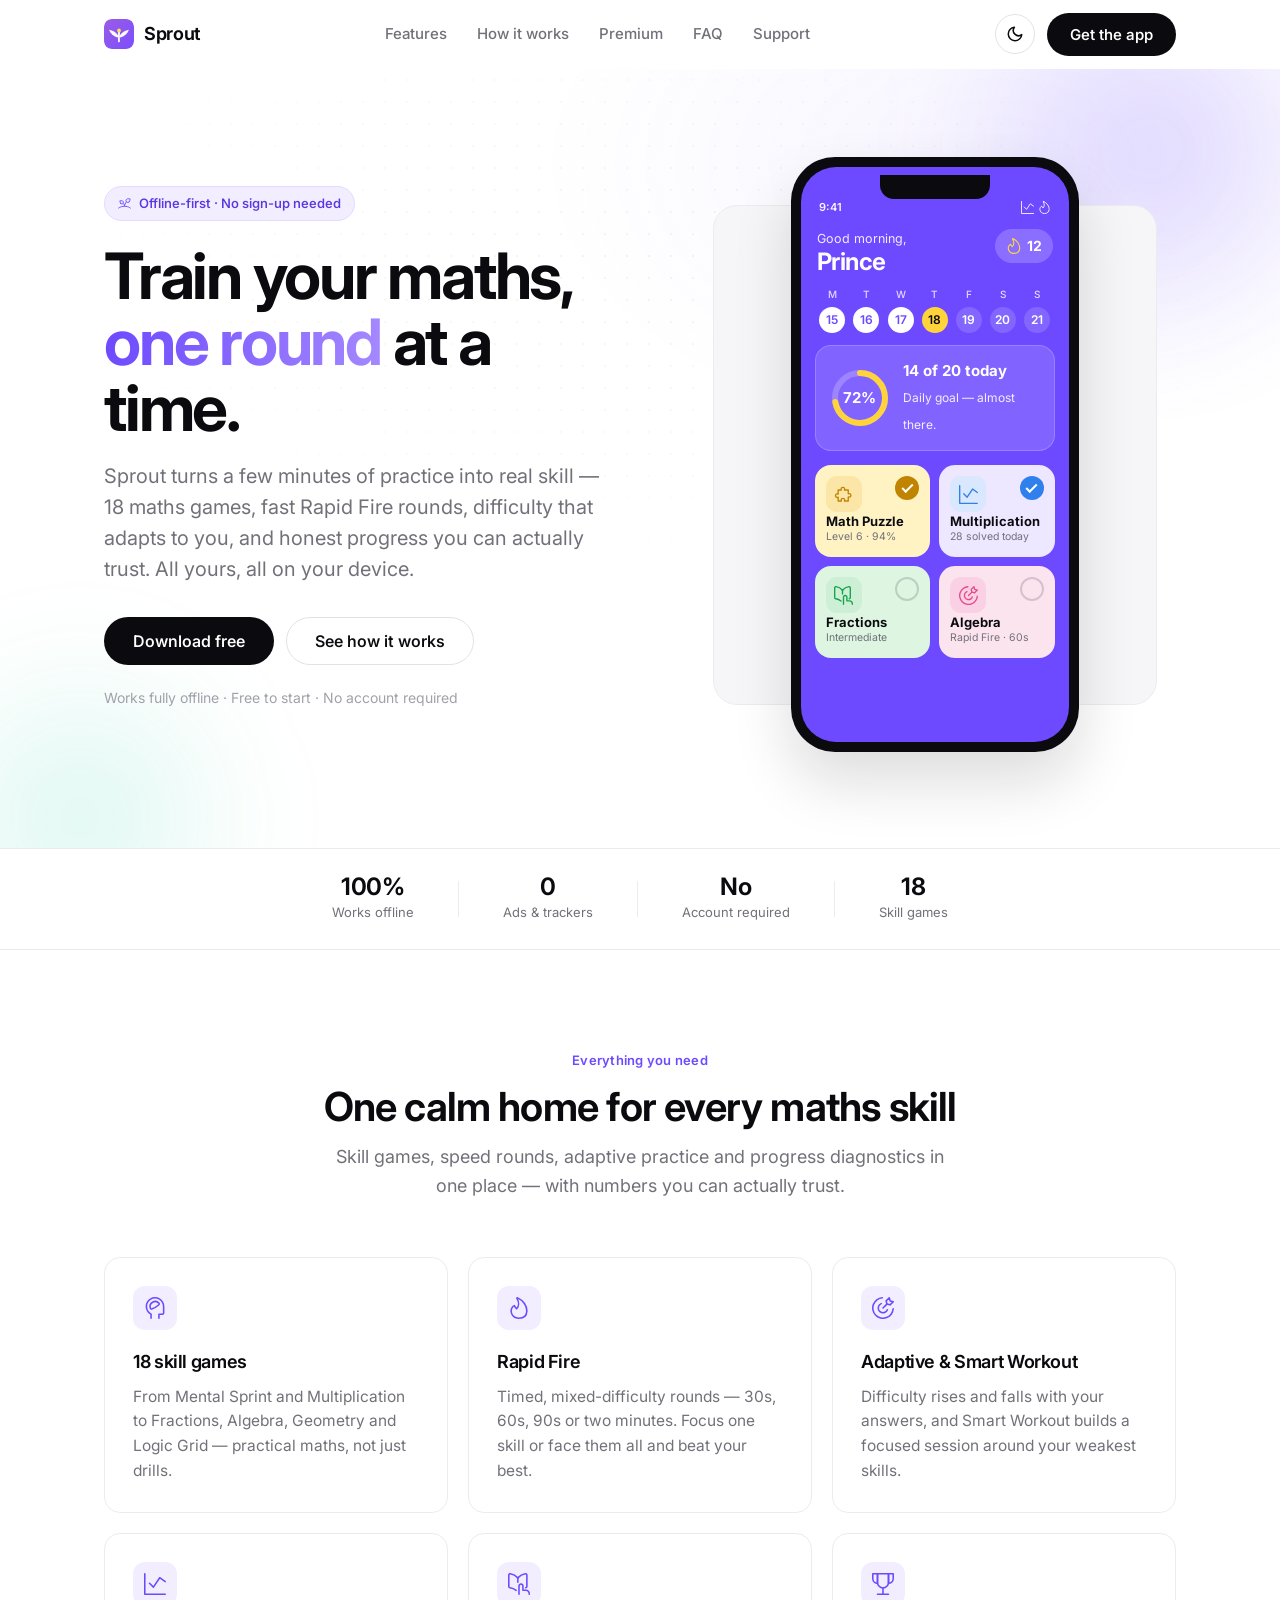
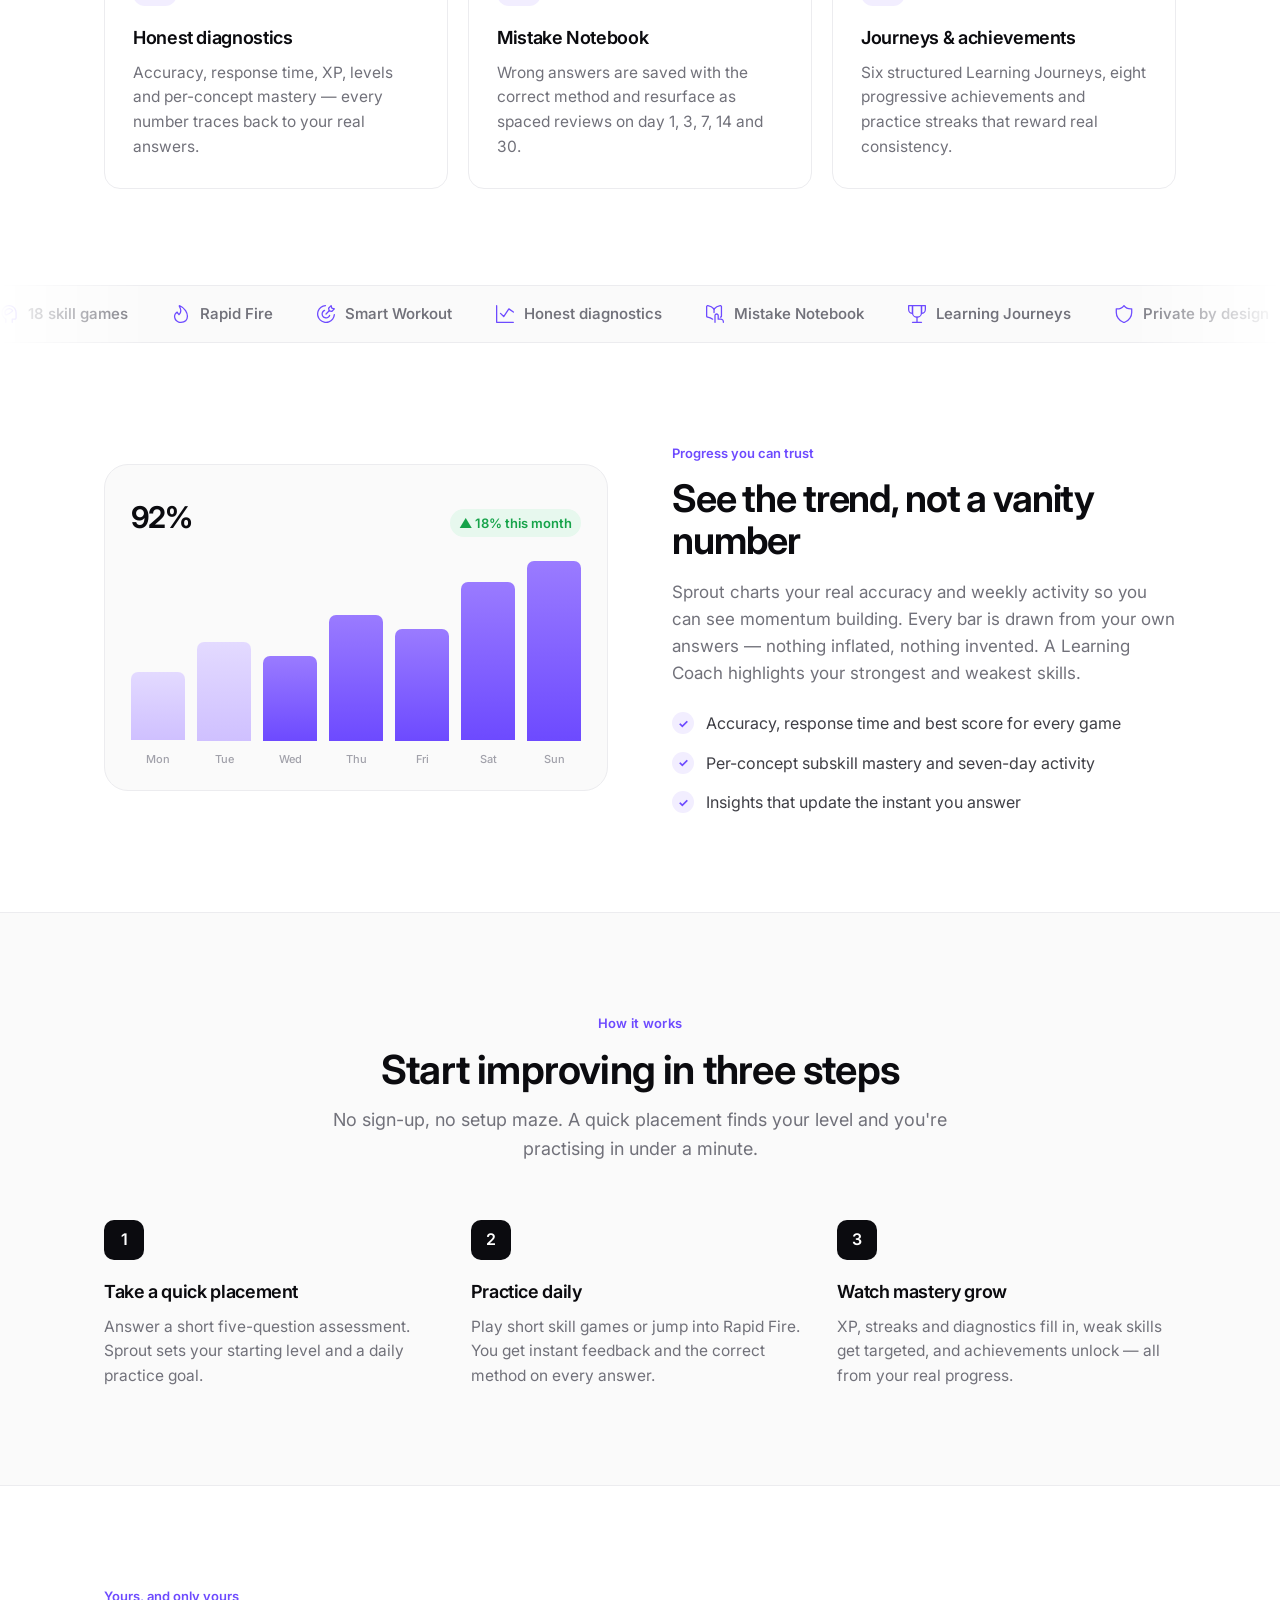
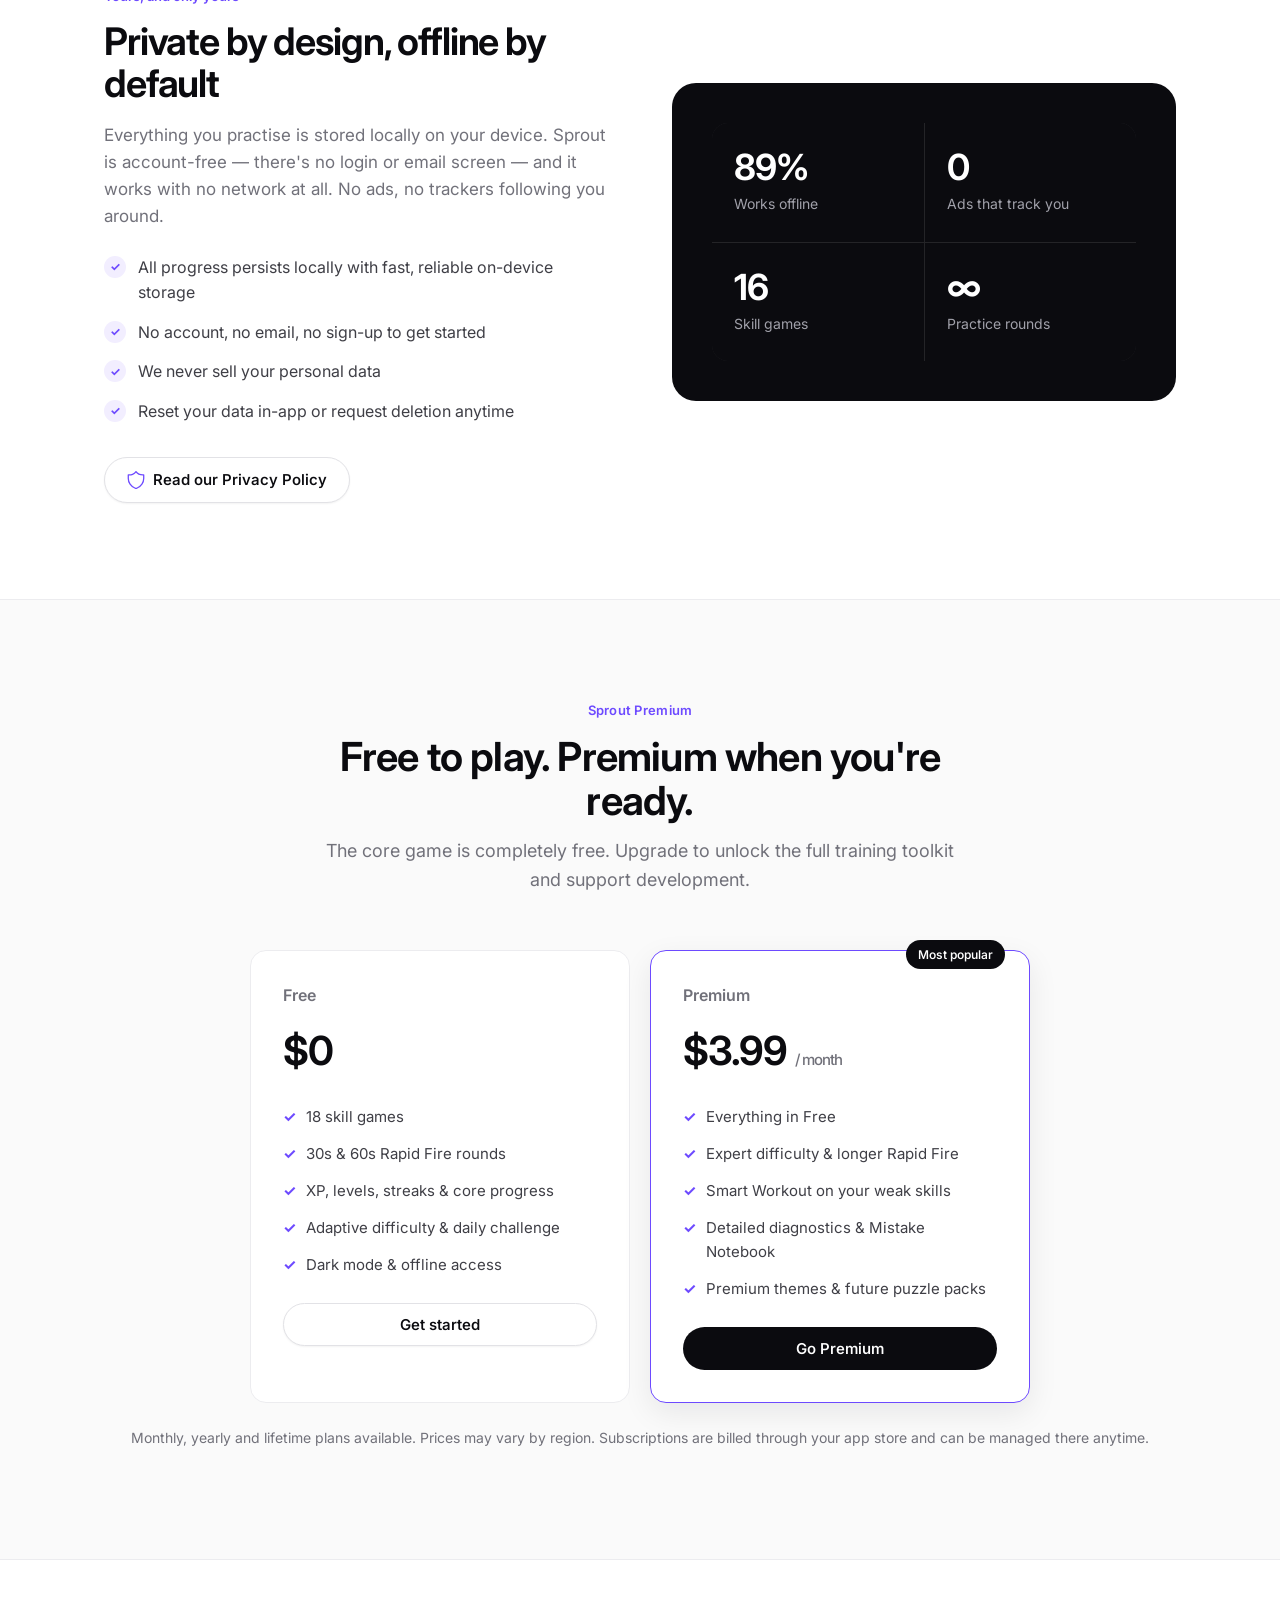
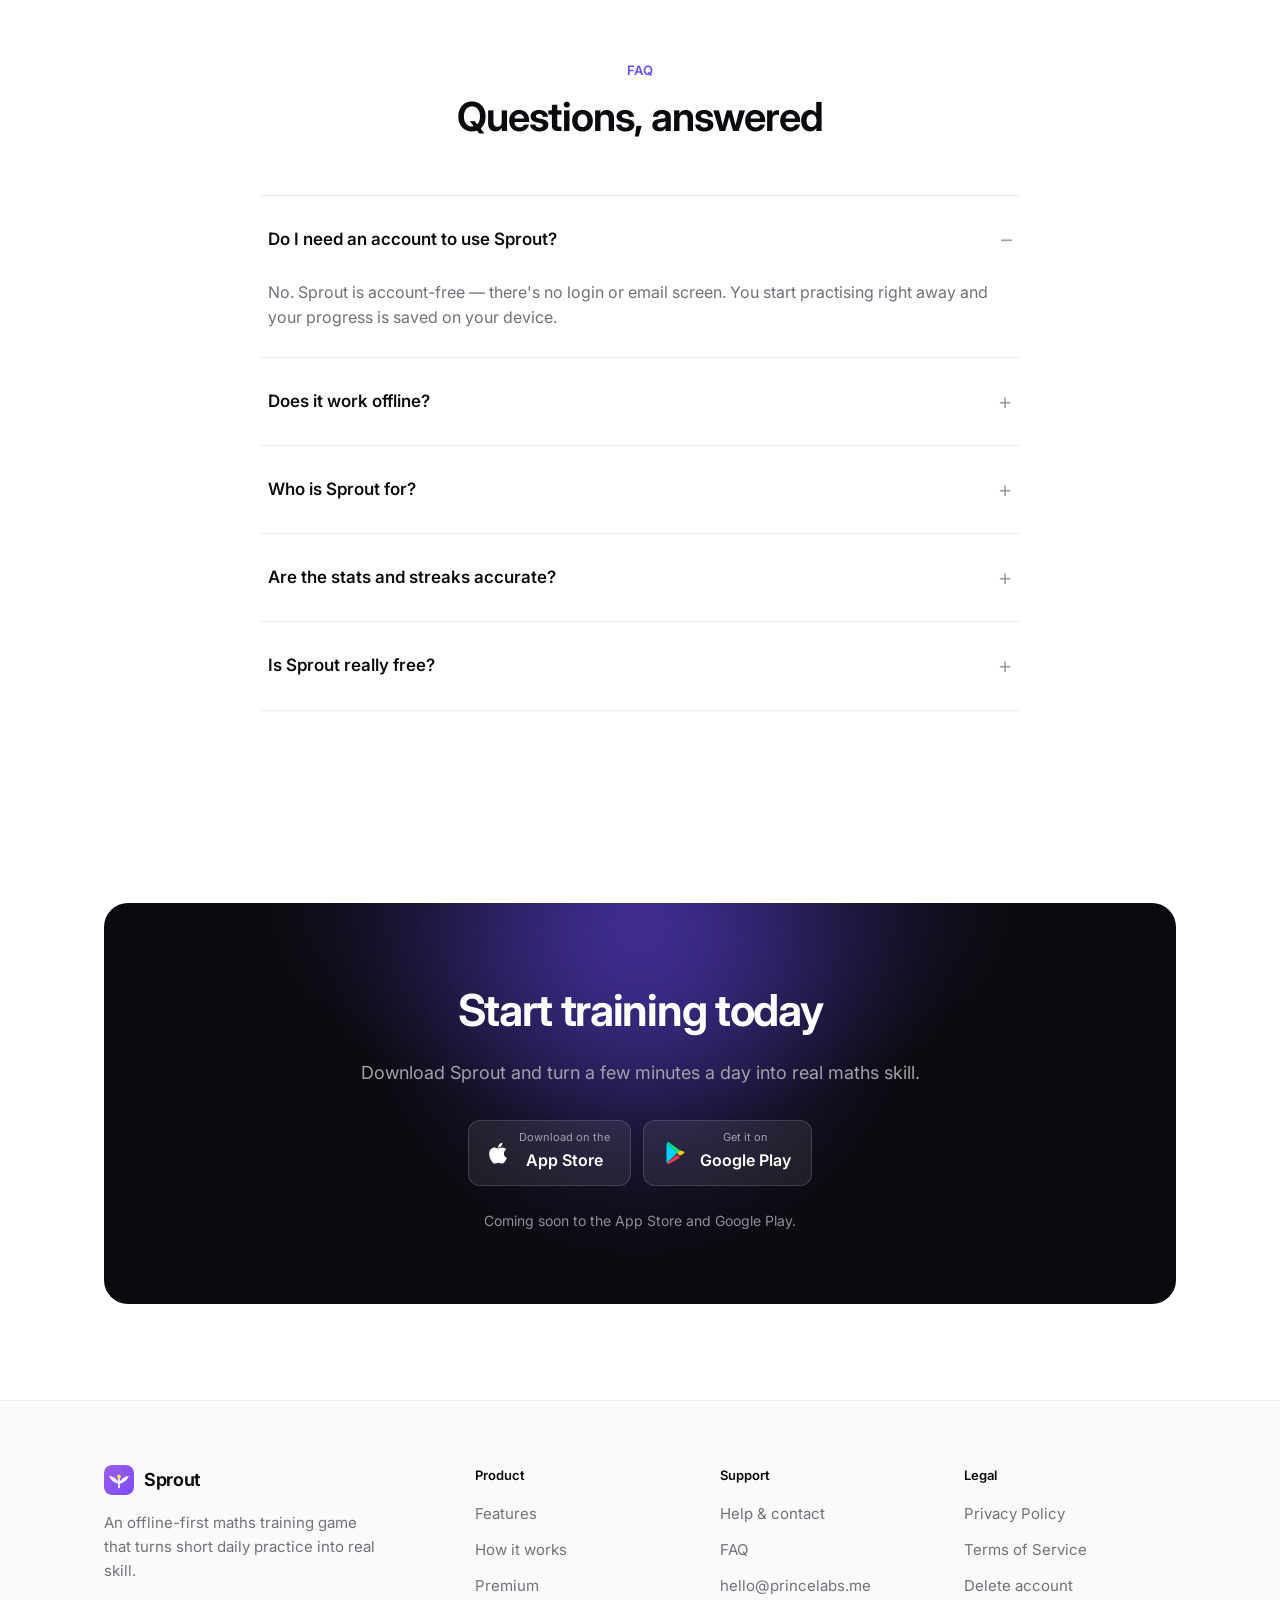
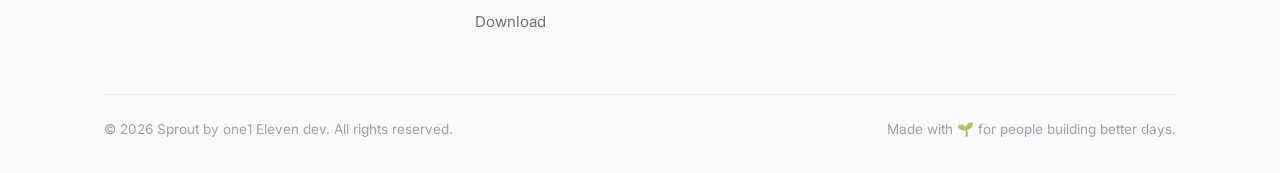
<file: index.html>
<!DOCTYPE html>
<html lang="en">
<head>
<meta charset="UTF-8">
<meta name="viewport" content="width=device-width, initial-scale=1.0">
<script>
(function(){
  try{
    var t = localStorage.getItem('theme') || (window.matchMedia('(prefers-color-scheme: dark)').matches ? 'dark' : 'light');
    document.documentElement.setAttribute('data-theme', t);
  }catch(e){}
  function wire(){
    var btn = document.getElementById('themeToggle');
    if(!btn) return;
    btn.addEventListener('click', function(){
      var cur = document.documentElement.getAttribute('data-theme') === 'dark' ? 'dark' : 'light';
      var next = cur === 'dark' ? 'light' : 'dark';
      document.documentElement.setAttribute('data-theme', next);
      try{ localStorage.setItem('theme', next); }catch(e){}
      var m = document.querySelector('meta[name="theme-color"]');
      if(m) m.setAttribute('content', next === 'dark' ? '#0b0b0f' : '#ffffff');
    });
  }
  if(document.readyState === 'loading'){ document.addEventListener('DOMContentLoaded', wire); } else { wire(); }
})();
</script>
<title>Sprout — Train your maths, one round at a time</title>
<meta name="description" content="Sprout is an offline-first maths training game. Practice with 18 skill games, Rapid Fire speed rounds, adaptive difficulty and honest progress — no account required, no ads, private by design.">
<meta name="keywords" content="maths game, math training app, mental maths, rapid fire maths, arithmetic practice, math practice app, offline math game, no account math app">
<meta name="author" content="one1 Eleven dev">
<meta name="robots" content="index, follow, max-image-preview:large, max-snippet:-1, max-video-preview:-1">
<meta name="theme-color" content="#ffffff">
<link rel="canonical" href="https://sprout.princelabs.me/">

<!-- Open Graph -->
<meta property="og:title" content="Sprout — Train your maths, one round at a time">
<meta property="og:description" content="Offline-first maths training with 18 skill games, Rapid Fire speed rounds, adaptive difficulty and honest progress diagnostics. No account, no ads, private by design.">
<meta property="og:type" content="website">
<meta property="og:url" content="https://sprout.princelabs.me/">
<meta property="og:site_name" content="Sprout">
<meta property="og:locale" content="en_US">
<meta property="og:image" content="https://sprout.princelabs.me/assets/og-cover.png">
<meta property="og:image:width" content="1200">
<meta property="og:image:height" content="630">
<meta property="og:image:alt" content="Sprout — Train your maths, one round at a time">

<!-- Twitter -->
<meta name="twitter:card" content="summary_large_image">
<meta name="twitter:title" content="Sprout — Train your maths, one round at a time">
<meta name="twitter:description" content="Offline-first maths training with 18 skill games, Rapid Fire speed rounds, adaptive difficulty and honest progress diagnostics. No account, no ads.">
<meta name="twitter:image" content="https://sprout.princelabs.me/assets/og-cover.png">

<link rel="icon" type="image/svg+xml" href="/assets/logo.svg">
<link rel="apple-touch-icon" href="/assets/logo.svg">
<link rel="manifest" href="/site.webmanifest">
<link rel="preconnect" href="https://fonts.googleapis.com">
<link rel="preconnect" href="https://fonts.gstatic.com" crossorigin>
<link href="https://fonts.googleapis.com/css2?family=Inter:wght@400;500;600;700&display=swap" rel="stylesheet">
<link rel="stylesheet" href="/styles.css">

<!-- Structured data -->
<script type="application/ld+json">
{
  "@context": "https://schema.org",
  "@type": "MobileApplication",
  "name": "Sprout",
  "operatingSystem": "iOS, Android",
  "applicationCategory": "EducationalApplication",
  "description": "Sprout is an offline-first maths training game. Practice with 18 skill games, Rapid Fire speed rounds, adaptive difficulty, a Mistake Notebook and honest progress diagnostics — no account required, no ads, private by design.",
  "url": "https://sprout.princelabs.me/",
  "image": "https://sprout.princelabs.me/assets/og-cover.png",
  "featureList": [
    "18 maths skill games",
    "Rapid Fire timed speed rounds",
    "Adaptive difficulty & Smart Workout",
    "Honest progress & skill diagnostics",
    "Mistake Notebook with spaced-repetition review",
    "Learning Journeys & achievements",
    "XP, levels and practice streaks",
    "Offline-first, no account required"
  ],
  "offers": [
    { "@type": "Offer", "name": "Free", "price": "0", "priceCurrency": "USD" },
    { "@type": "Offer", "name": "Premium", "price": "3.99", "priceCurrency": "USD" }
  ],
  "publisher": { "@id": "https://sprout.princelabs.me/#organization" }
}
</script>
<script type="application/ld+json">
{
  "@context": "https://schema.org",
  "@type": "Organization",
  "@id": "https://sprout.princelabs.me/#organization",
  "name": "one1 Eleven dev",
  "url": "https://sprout.princelabs.me/",
  "logo": {
    "@type": "ImageObject",
    "url": "https://sprout.princelabs.me/assets/logo.svg"
  },
  "image": "https://sprout.princelabs.me/assets/og-cover.png",
  "description": "Maker of Sprout — an offline-first maths training game that turns short daily practice into real skill.",
  "email": "hello@princelabs.me",
  "contactPoint": {
    "@type": "ContactPoint",
    "contactType": "customer support",
    "email": "hello@princelabs.me",
    "availableLanguage": ["English"]
  }
}
</script>
<script type="application/ld+json">
{
  "@context": "https://schema.org",
  "@type": "WebSite",
  "@id": "https://sprout.princelabs.me/#website",
  "name": "Sprout",
  "url": "https://sprout.princelabs.me/",
  "inLanguage": "en",
  "description": "Offline-first maths training game — 18 skill games, Rapid Fire rounds, adaptive difficulty and honest progress diagnostics.",
  "publisher": { "@id": "https://sprout.princelabs.me/#organization" }
}
</script>
<script type="application/ld+json">
{
  "@context": "https://schema.org",
  "@type": "FAQPage",
  "mainEntity": [
    {
      "@type": "Question",
      "name": "Do I need an account to use Sprout?",
      "acceptedAnswer": { "@type": "Answer", "text": "No. Sprout is account-free — there is no login or email screen. You start practising right away and your progress is saved on your device." }
    },
    {
      "@type": "Question",
      "name": "Does it work offline?",
      "acceptedAnswer": { "@type": "Answer", "text": "Yes. Sprout is offline-first. All your progress, stats and settings are stored locally on your device, so the app works fully with no network connection." }
    },
    {
      "@type": "Question",
      "name": "Who is Sprout for?",
      "acceptedAnswer": { "@type": "Answer", "text": "Sprout is built for learners aged 13 to 60 who want to sharpen practical maths. A short placement assessment sets your starting level, and difficulty adapts to how you answer." }
    },
    {
      "@type": "Question",
      "name": "Are the stats and streaks accurate?",
      "acceptedAnswer": { "@type": "Answer", "text": "Every number — accuracy, response time, XP, streaks and skill mastery — is derived from your real answers. Wrong answers are saved in the Mistake Notebook with the correct method so you can review them later." }
    },
    {
      "@type": "Question",
      "name": "Is Sprout really free?",
      "acceptedAnswer": { "@type": "Answer", "text": "Yes. The core game is free, including most skill games and 30- and 60-second Rapid Fire rounds. Premium is an optional subscription that unlocks Expert difficulty, longer rounds, Smart Workout, detailed diagnostics and more." }
    }
  ]
}
</script>
</head>
<body>

<!-- ============ HEADER ============ -->
<header class="site-header" id="siteHeader">
  <div class="wrap">
    <nav class="nav" id="nav">
      <a class="brand" href="/">
        <img class="logo" src="/assets/logo.svg" alt="Sprout logo">
        Sprout
      </a>
      <div class="nav-links">
        <a href="#features">Features</a>
        <a href="#how">How it works</a>
        <a href="#premium">Premium</a>
        <a href="#faq">FAQ</a>
        <a href="/support">Support</a>
      </div>
      <div class="nav-cta">
        <button class="theme-toggle" id="themeToggle" type="button" aria-label="Toggle dark mode" title="Toggle theme">
          <svg class="ico-moon" viewBox="0 0 24 24" fill="none" stroke="currentColor" stroke-width="2" stroke-linecap="round" stroke-linejoin="round" aria-hidden="true"><path d="M21 12.8A9 9 0 1 1 11.2 3a7 7 0 0 0 9.8 9.8z"/></svg>
          <svg class="ico-sun" viewBox="0 0 24 24" fill="none" stroke="currentColor" stroke-width="2" stroke-linecap="round" stroke-linejoin="round" aria-hidden="true"><circle cx="12" cy="12" r="4"/><path d="M12 2v2M12 20v2M4.9 4.9l1.4 1.4M17.7 17.7l1.4 1.4M2 12h2M20 12h2M4.9 19.1l1.4-1.4M17.7 6.3l1.4-1.4"/></svg>
        </button>
        <a href="#download" class="btn btn-dark hide-mobile">Get the app</a>
        <button class="nav-toggle" id="navToggle" aria-label="Toggle menu">
          <span></span><span></span><span></span>
        </button>
      </div>
    </nav>
  </div>
</header>

<main>
<!-- ============ HERO ============ -->
<section class="hero">
  <div class="grid-bg"></div>
  <div class="orbs"><span class="orb orb-1"></span><span class="orb orb-2"></span></div>
  <div class="wrap">
    <div class="hero-grid">
      <div>
        <span class="eyebrow anim-up d-1"><i class="icn" style="--i:url('/assets/icons/sprout.svg')"></i> Offline-first · No sign-up needed</span>
        <h1 class="anim-up d-2">Train your maths, <span class="accent">one round</span> at a time.</h1>
        <p class="lede anim-up d-3">Sprout turns a few minutes of practice into real skill — 18 maths games, fast Rapid Fire rounds, difficulty that adapts to you, and honest progress you can actually trust. All yours, all on your device.</p>
        <div class="hero-actions anim-up d-4">
          <a href="#download" class="btn btn-dark btn-lg">Download free</a>
          <a href="#how" class="btn btn-ghost btn-lg">See how it works</a>
        </div>
        <p class="hero-note anim-up d-5">Works fully offline · Free to start · No account required</p>
      </div>

      <!-- Product mockup: Sprout home screen -->
      <div class="hero-visual anim-up d-3">
        <div class="phone">
          <div class="notch"></div>
          <div class="app-screen">
            <div class="app-status">
              <span>9:41</span>
              <span class="dots">
                <i class="icn" style="--i:url('/assets/icons/graph.svg')"></i>
                <i class="icn" style="--i:url('/assets/icons/flame.svg')"></i>
              </span>
            </div>

            <div class="app-head">
              <div>
                <div class="app-greet">Good morning,</div>
                <div class="app-name">Prince</div>
              </div>
              <span class="streak-pill">
                <i class="icn" style="--i:url('/assets/icons/flame.svg')"></i> 12
              </span>
            </div>

            <div class="week">
              <div class="d done"><span class="lbl">M</span><span class="dot">15</span></div>
              <div class="d done"><span class="lbl">T</span><span class="dot">16</span></div>
              <div class="d done"><span class="lbl">W</span><span class="dot">17</span></div>
              <div class="d today"><span class="lbl">T</span><span class="dot">18</span></div>
              <div class="d"><span class="lbl">F</span><span class="dot">19</span></div>
              <div class="d"><span class="lbl">S</span><span class="dot">20</span></div>
              <div class="d"><span class="lbl">S</span><span class="dot">21</span></div>
            </div>

            <div class="progress-card">
              <div class="ring-wrap">
                <svg width="58" height="58" viewBox="0 0 58 58">
                  <circle class="ring-track" cx="29" cy="29" r="25" fill="none" stroke-width="6"></circle>
                  <circle class="ring-arc" cx="29" cy="29" r="25" fill="none" stroke-width="6"
                          style="--circ:157; --off:44; stroke-dasharray:157; stroke-dashoffset:44; animation:ringFill 1.4s .3s ease-out both;"></circle>
                </svg>
                <span class="in-ring">72%</span>
              </div>
              <div class="p-meta">
                <b>14 of 20 today</b>
                <span>Daily goal — almost there.</span>
              </div>
            </div>

            <div class="app-grid">
              <div class="g-card p-cream done">
                <div class="g-top">
                  <span class="g-chip" style="background:#FBE6A8"><i class="icn ic-amber" style="--i:url('/assets/icons/puzzle.svg')"></i></span>
                  <span class="g-check" style="background:#C08401"><span class="tick-mark"></span></span>
                </div>
                <div><div class="g-name">Math Puzzle</div><div class="g-sub">Level 6 · 94%</div></div>
              </div>
              <div class="g-card p-lav done">
                <div class="g-top">
                  <span class="g-chip" style="background:#D9E7FF"><i class="icn ic-blue" style="--i:url('/assets/icons/graph.svg')"></i></span>
                  <span class="g-check" style="background:#2F80ED"><span class="tick-mark"></span></span>
                </div>
                <div><div class="g-name">Multiplication</div><div class="g-sub">28 solved today</div></div>
              </div>
              <div class="g-card p-mint">
                <div class="g-top">
                  <span class="g-chip" style="background:#CDEFD6"><i class="icn ic-green" style="--i:url('/assets/icons/book.svg')"></i></span>
                  <span class="g-check"></span>
                </div>
                <div><div class="g-name">Fractions</div><div class="g-sub">Intermediate</div></div>
              </div>
              <div class="g-card p-pink">
                <div class="g-top">
                  <span class="g-chip" style="background:#FAD1E4"><i class="icn ic-pink" style="--i:url('/assets/icons/target.svg')"></i></span>
                  <span class="g-check"></span>
                </div>
                <div><div class="g-name">Algebra</div><div class="g-sub">Rapid Fire · 60s</div></div>
              </div>
            </div>
          </div>
        </div>
      </div>
    </div>
  </div>
</section>

<!-- ============ TRUST BAR ============ -->
<div class="trust-bar">
  <div class="wrap">
    <div class="trust-inner">
      <div class="trust-item"><span class="tn" data-count="100" data-suffix="%">0%</span><span class="tl">Works offline</span></div>
      <span class="trust-sep"></span>
      <div class="trust-item"><span class="tn">0</span><span class="tl">Ads &amp; trackers</span></div>
      <span class="trust-sep"></span>
      <div class="trust-item"><span class="tn">No</span><span class="tl">Account required</span></div>
      <span class="trust-sep"></span>
      <div class="trust-item"><span class="tn" data-count="18">0</span><span class="tl">Skill games</span></div>
    </div>
  </div>
</div>

<!-- ============ FEATURES ============ -->
<section id="features">
  <div class="wrap">
    <div class="section-head reveal">
      <span class="kicker">Everything you need</span>
      <h2>One calm home for every maths skill</h2>
      <p>Skill games, speed rounds, adaptive practice and progress diagnostics in one place — with numbers you can actually trust.</p>
    </div>
    <div class="features">
      <div class="feature reveal d1">
        <div class="ficon"><i class="icn" style="--i:url('/assets/icons/brain.svg')"></i></div>
        <h3>18 skill games</h3>
        <p>From Mental Sprint and Multiplication to Fractions, Algebra, Geometry and Logic Grid — practical maths, not just drills.</p>
      </div>
      <div class="feature reveal d2">
        <div class="ficon"><i class="icn" style="--i:url('/assets/icons/flame.svg')"></i></div>
        <h3>Rapid Fire</h3>
        <p>Timed, mixed-difficulty rounds — 30s, 60s, 90s or two minutes. Focus one skill or face them all and beat your best.</p>
      </div>
      <div class="feature reveal d3">
        <div class="ficon"><i class="icn" style="--i:url('/assets/icons/target.svg')"></i></div>
        <h3>Adaptive &amp; Smart Workout</h3>
        <p>Difficulty rises and falls with your answers, and Smart Workout builds a focused session around your weakest skills.</p>
      </div>
      <div class="feature reveal d1">
        <div class="ficon"><i class="icn" style="--i:url('/assets/icons/graph.svg')"></i></div>
        <h3>Honest diagnostics</h3>
        <p>Accuracy, response time, XP, levels and per-concept mastery — every number traces back to your real answers.</p>
      </div>
      <div class="feature reveal d2">
        <div class="ficon"><i class="icn" style="--i:url('/assets/icons/book.svg')"></i></div>
        <h3>Mistake Notebook</h3>
        <p>Wrong answers are saved with the correct method and resurface as spaced reviews on day 1, 3, 7, 14 and 30.</p>
      </div>
      <div class="feature reveal d3">
        <div class="ficon"><i class="icn" style="--i:url('/assets/icons/trophy.svg')"></i></div>
        <h3>Journeys &amp; achievements</h3>
        <p>Six structured Learning Journeys, eight progressive achievements and practice streaks that reward real consistency.</p>
      </div>
    </div>
  </div>
</section>

<!-- ============ MARQUEE ============ -->
<div class="marquee" aria-hidden="true">
  <div class="marquee-track">
    <span><i class="icn" style="--i:url('/assets/icons/brain.svg')"></i> 18 skill games</span>
    <span><i class="icn" style="--i:url('/assets/icons/flame.svg')"></i> Rapid Fire</span>
    <span><i class="icn" style="--i:url('/assets/icons/target.svg')"></i> Smart Workout</span>
    <span><i class="icn" style="--i:url('/assets/icons/graph.svg')"></i> Honest diagnostics</span>
    <span><i class="icn" style="--i:url('/assets/icons/book.svg')"></i> Mistake Notebook</span>
    <span><i class="icn" style="--i:url('/assets/icons/trophy.svg')"></i> Learning Journeys</span>
    <span><i class="icn" style="--i:url('/assets/icons/shield.svg')"></i> Private by design</span>
    <!-- duplicate for seamless loop -->
    <span><i class="icn" style="--i:url('/assets/icons/brain.svg')"></i> 18 skill games</span>
    <span><i class="icn" style="--i:url('/assets/icons/flame.svg')"></i> Rapid Fire</span>
    <span><i class="icn" style="--i:url('/assets/icons/target.svg')"></i> Smart Workout</span>
    <span><i class="icn" style="--i:url('/assets/icons/graph.svg')"></i> Honest diagnostics</span>
    <span><i class="icn" style="--i:url('/assets/icons/book.svg')"></i> Mistake Notebook</span>
    <span><i class="icn" style="--i:url('/assets/icons/trophy.svg')"></i> Learning Journeys</span>
    <span><i class="icn" style="--i:url('/assets/icons/shield.svg')"></i> Private by design</span>
  </div>
</div>

<!-- ============ ANALYTICS SHOWCASE ============ -->
<section id="showcase" class="showcase">
  <div class="wrap">
    <div class="split">
      <div class="chart reveal-scale">
        <div class="chart-head">
          <b>92%</b>
          <span class="up">▲ 18% this month</span>
        </div>
        <div class="chart-bars">
          <div class="cbar mut" style="height:38%"></div>
          <div class="cbar mut" style="height:55%"></div>
          <div class="cbar" style="height:47%"></div>
          <div class="cbar" style="height:70%"></div>
          <div class="cbar" style="height:62%"></div>
          <div class="cbar" style="height:88%"></div>
          <div class="cbar" style="height:100%"></div>
        </div>
        <div class="chart-x">
          <span>Mon</span><span>Tue</span><span>Wed</span><span>Thu</span><span>Fri</span><span>Sat</span><span>Sun</span>
        </div>
      </div>
      <div class="reveal-right">
        <span class="kicker">Progress you can trust</span>
        <h2>See the trend, not a vanity number</h2>
        <p>Sprout charts your real accuracy and weekly activity so you can see momentum building. Every bar is drawn from your own answers — nothing inflated, nothing invented. A Learning Coach highlights your strongest and weakest skills.</p>
        <ul class="check-list">
          <li><span class="tick">✓</span> Accuracy, response time and best score for every game</li>
          <li><span class="tick">✓</span> Per-concept subskill mastery and seven-day activity</li>
          <li><span class="tick">✓</span> Insights that update the instant you answer</li>
        </ul>
      </div>
    </div>
  </div>
</section>

<!-- ============ HOW IT WORKS ============ -->
<section id="how" style="background:var(--bg-soft);border-top:1px solid var(--line);border-bottom:1px solid var(--line);">
  <div class="wrap">
    <div class="section-head reveal">
      <span class="kicker">How it works</span>
      <h2>Start improving in three steps</h2>
      <p>No sign-up, no setup maze. A quick placement finds your level and you're practising in under a minute.</p>
    </div>
    <div class="steps">
      <div class="step reveal d1">
        <div class="num">1</div>
        <h3>Take a quick placement</h3>
        <p>Answer a short five-question assessment. Sprout sets your starting level and a daily practice goal.</p>
      </div>
      <div class="step reveal d2">
        <div class="num">2</div>
        <h3>Practice daily</h3>
        <p>Play short skill games or jump into Rapid Fire. You get instant feedback and the correct method on every answer.</p>
      </div>
      <div class="step reveal d3">
        <div class="num">3</div>
        <h3>Watch mastery grow</h3>
        <p>XP, streaks and diagnostics fill in, weak skills get targeted, and achievements unlock — all from your real progress.</p>
      </div>
    </div>
  </div>
</section>

<!-- ============ PRIVACY / OFFLINE HIGHLIGHT ============ -->
<section id="privacy-first">
  <div class="wrap">
    <div class="split">
      <div class="reveal">
        <span class="kicker">Yours, and only yours</span>
        <h2>Private by design, offline by default</h2>
        <p>Everything you practise is stored locally on your device. Sprout is account-free — there's no login or email screen — and it works with no network at all. No ads, no trackers following you around.</p>
        <ul class="check-list">
          <li><span class="tick">✓</span> All progress persists locally with fast, reliable on-device storage</li>
          <li><span class="tick">✓</span> No account, no email, no sign-up to get started</li>
          <li><span class="tick">✓</span> We never sell your personal data</li>
          <li><span class="tick">✓</span> Reset your data in-app or request deletion anytime</li>
        </ul>
        <div class="mt-lg">
          <a href="/privacy" class="btn btn-light">
            <i class="icn" style="--i:url('/assets/icons/shield.svg');width:18px;height:18px;color:var(--accent)"></i>
            Read our Privacy Policy
          </a>
        </div>
      </div>
      <div class="panel reveal d2">
        <div class="stat-grid">
          <div class="stat"><div class="n" data-count="100" data-suffix="%">0%</div><div class="l">Works offline</div></div>
          <div class="stat"><div class="n">0</div><div class="l">Ads that track you</div></div>
          <div class="stat"><div class="n" data-count="18">0</div><div class="l">Skill games</div></div>
          <div class="stat"><div class="n">∞</div><div class="l">Practice rounds</div></div>
        </div>
      </div>
    </div>
  </div>
</section>

<!-- ============ PREMIUM ============ -->
<section id="premium" style="background:var(--bg-soft);border-top:1px solid var(--line);border-bottom:1px solid var(--line);">
  <div class="wrap">
    <div class="section-head reveal">
      <span class="kicker">Sprout Premium</span>
      <h2>Free to play. Premium when you're ready.</h2>
      <p>The core game is completely free. Upgrade to unlock the full training toolkit and support development.</p>
    </div>
    <div class="plans">
      <div class="plan reveal d1">
        <h3>Free</h3>
        <div class="price">$0</div>
        <ul>
          <li>18 skill games</li>
          <li>30s &amp; 60s Rapid Fire rounds</li>
          <li>XP, levels, streaks &amp; core progress</li>
          <li>Adaptive difficulty &amp; daily challenge</li>
          <li>Dark mode &amp; offline access</li>
        </ul>
        <a href="#download" class="btn btn-light" style="width:100%;">Get started</a>
      </div>
      <div class="plan featured reveal d2">
        <span class="tag">Most popular</span>
        <h3>Premium</h3>
        <div class="price">$3.99 <span>/ month</span></div>
        <ul>
          <li>Everything in Free</li>
          <li>Expert difficulty &amp; longer Rapid Fire</li>
          <li>Smart Workout on your weak skills</li>
          <li>Detailed diagnostics &amp; Mistake Notebook</li>
          <li>Premium themes &amp; future puzzle packs</li>
        </ul>
        <a href="#download" class="btn btn-dark" style="width:100%;">Go Premium</a>
      </div>
    </div>
    <p class="center" style="color:var(--muted);font-size:14px;margin-top:24px;">Monthly, yearly and lifetime plans available. Prices may vary by region. Subscriptions are billed through your app store and can be managed there anytime.</p>
  </div>
</section>

<!-- ============ FAQ ============ -->
<section id="faq">
  <div class="wrap">
    <div class="section-head reveal">
      <span class="kicker">FAQ</span>
      <h2>Questions, answered</h2>
    </div>
    <div class="faq reveal">
      <details class="qa" open>
        <summary>Do I need an account to use Sprout?</summary>
        <p>No. Sprout is account-free — there's no login or email screen. You start practising right away and your progress is saved on your device.</p>
      </details>
      <details class="qa">
        <summary>Does it work offline?</summary>
        <p>Yes. Sprout is offline-first. All your progress, stats and settings are stored on your device, so the app works fully with no network connection.</p>
      </details>
      <details class="qa">
        <summary>Who is Sprout for?</summary>
        <p>It's built for learners aged 13 to 60 who want sharper practical maths. A short placement assessment sets your starting level, and difficulty adapts to how you answer.</p>
      </details>
      <details class="qa">
        <summary>Are the stats and streaks accurate?</summary>
        <p>Every number — accuracy, response time, XP, streaks and skill mastery — comes from your real answers. Wrong answers are saved in the <a href="/support">Mistake Notebook</a> with the correct method so you can review them later.</p>
      </details>
      <details class="qa">
        <summary>Is Sprout really free?</summary>
        <p>Yes. The core game is free, including most skill games and 30- and 60-second Rapid Fire rounds. Premium is an optional subscription that unlocks Expert difficulty, longer rounds, Smart Workout and detailed diagnostics.</p>
      </details>
    </div>
  </div>
</section>

<!-- ============ DOWNLOAD CTA ============ -->
<section id="download" class="cta-band">
  <div class="wrap">
    <div class="cta-inner reveal">
      <div class="orbs"><span class="orb orb-c1"></span></div>
      <h2>Start training today</h2>
      <p>Download Sprout and turn a few minutes a day into real maths skill.</p>
      <div class="store-badges">
        <a class="store-badge" href="#" aria-label="Download on the App Store">
          <svg class="store-ico" viewBox="0 0 384 512" fill="#fff" aria-hidden="true"><path d="M318.7 268.7c-.2-36.7 16.4-64.4 50-84.8-18.8-26.9-47.2-41.7-84.7-44.6-35.5-2.8-74.3 20.7-88.5 20.7-15 0-49.4-19.7-76.4-19.7C63.3 141.2 4 184.8 4 273.5q0 39.3 14.4 81.2c12.8 36.7 59 126.7 107.2 125.2 25.2-.6 43-17.9 75.8-17.9 31.8 0 48.3 17.9 76.4 17.9 48.6-.7 90.4-82.5 102.6-119.3-65.2-30.7-61.7-90-61.7-91.9zM262 108.7c26.3-31.2 23.9-59.6 23.1-69.9-23.2 1.4-50.1 15.9-65.5 33.8-16.9 19.2-26.8 42.9-24.6 68.7 25.1 1.9 48-11 67-32.6z"/></svg>
          <span><small>Download on the</small><b>App Store</b></span>
        </a>
        <a class="store-badge" href="#" aria-label="Get it on Google Play">
          <svg class="store-ico" viewBox="0 0 512 512" aria-hidden="true">
            <path fill="#00d2ff" d="M62 44c-6 4-9 11-9 20v384c0 9 3 16 9 20l2 2 215-215v-2z"/>
            <path fill="#00e676" d="M64 42l215 213 60-60L102 24C88 15 74 33 64 42z"/>
            <path fill="#ff3a44" d="M64 470c10 9 24 32 38 22l236-137-60-60z"/>
            <path fill="#ffce00" d="M338 195l-60 60 60 60 82-47c20-11 20-35 0-46z"/>
          </svg>
          <span><small>Get it on</small><b>Google Play</b></span>
        </a>
      </div>
      <p style="margin:24px 0 0;font-size:14px;color:#8f8f9a;">Coming soon to the App Store and Google Play.</p>
    </div>
  </div>
</section>
</main>

<!-- ============ STICKY MOBILE CTA ============ -->
<div class="sticky-cta" id="stickyCta">
  <a href="#download" class="btn btn-dark">Download Sprout — free</a>
</div>

<!-- ============ FOOTER ============ -->
<footer class="site-footer">
  <div class="wrap">
    <div class="footer-grid">
      <div>
        <a class="brand" href="/">
          <img class="logo" src="/assets/logo.svg" alt="Sprout logo" width="30" height="30">
          Sprout
        </a>
        <p class="footer-about">An offline-first maths training game that turns short daily practice into real skill.</p>
      </div>
      <div class="footer-col">
        <h4>Product</h4>
        <a href="#features">Features</a>
        <a href="#how">How it works</a>
        <a href="#premium">Premium</a>
        <a href="#download">Download</a>
      </div>
      <div class="footer-col">
        <h4>Support</h4>
        <a href="/support">Help &amp; contact</a>
        <a href="#faq">FAQ</a>
        <a href="mailto:hello@princelabs.me">hello@princelabs.me</a>
      </div>
      <div class="footer-col">
        <h4>Legal</h4>
        <a href="/privacy">Privacy Policy</a>
        <a href="/terms">Terms of Service</a>
        <a href="/delete-account">Delete account</a>
      </div>
    </div>
    <div class="footer-bottom">
      <span>© 2026 Sprout by one1 Eleven dev. All rights reserved.</span>
      <span>Made with 🌱 for people building better days.</span>
    </div>
  </div>
</footer>

<script>
  // Mobile nav toggle
  var nav = document.getElementById('nav');
  var toggle = document.getElementById('navToggle');
  if (toggle) {
    toggle.addEventListener('click', function () { nav.classList.toggle('open'); });
    nav.querySelectorAll('.nav-links a').forEach(function (a) {
      a.addEventListener('click', function () { nav.classList.remove('open'); });
    });
  }

  // Header hairline on scroll
  var header = document.getElementById('siteHeader');
  var onScroll = function () { header.classList.toggle('scrolled', window.scrollY > 8); };
  onScroll();
  window.addEventListener('scroll', onScroll, { passive: true });

  // Scroll reveal (base + directional/scale variants)
  var reduce = window.matchMedia('(prefers-reduced-motion: reduce)').matches;
  var reveals = document.querySelectorAll('.reveal, .reveal-scale, .reveal-left, .reveal-right');
  if (reduce || !('IntersectionObserver' in window)) {
    reveals.forEach(function (el) { el.classList.add('in'); });
  } else {
    var io = new IntersectionObserver(function (entries) {
      entries.forEach(function (e) {
        if (e.isIntersecting) { e.target.classList.add('in'); io.unobserve(e.target); }
      });
    }, { threshold: 0.15 });
    reveals.forEach(function (el) { io.observe(el); });
  }

  // Sticky mobile CTA — reveal after the hero scrolls away, hide near footer
  var sticky = document.getElementById('stickyCta');
  var footer = document.querySelector('.site-footer');
  if (sticky) {
    var toggleSticky = function () {
      var past = window.scrollY > 620;
      var nearFooter = footer && footer.getBoundingClientRect().top < window.innerHeight + 80;
      sticky.classList.toggle('show', past && !nearFooter);
    };
    toggleSticky();
    window.addEventListener('scroll', toggleSticky, { passive: true });
  }

  // Count-up numbers
  function countUp(el) {
    var target = parseFloat(el.getAttribute('data-count'));
    var suffix = el.getAttribute('data-suffix') || '';
    if (reduce) { el.textContent = target + suffix; return; }
    var start = null, dur = 1200;
    function step(ts) {
      if (!start) start = ts;
      var p = Math.min((ts - start) / dur, 1);
      el.textContent = Math.round(p * target) + suffix;
      if (p < 1) requestAnimationFrame(step);
    }
    requestAnimationFrame(step);
  }
  var counters = document.querySelectorAll('[data-count]');
  if ('IntersectionObserver' in window) {
    var cio = new IntersectionObserver(function (entries) {
      entries.forEach(function (e) {
        if (e.isIntersecting) { countUp(e.target); cio.unobserve(e.target); }
      });
    }, { threshold: 0.6 });
    counters.forEach(function (el) { cio.observe(el); });
  } else {
    counters.forEach(countUp);
  }
</script>
</body>
</html>
</file>
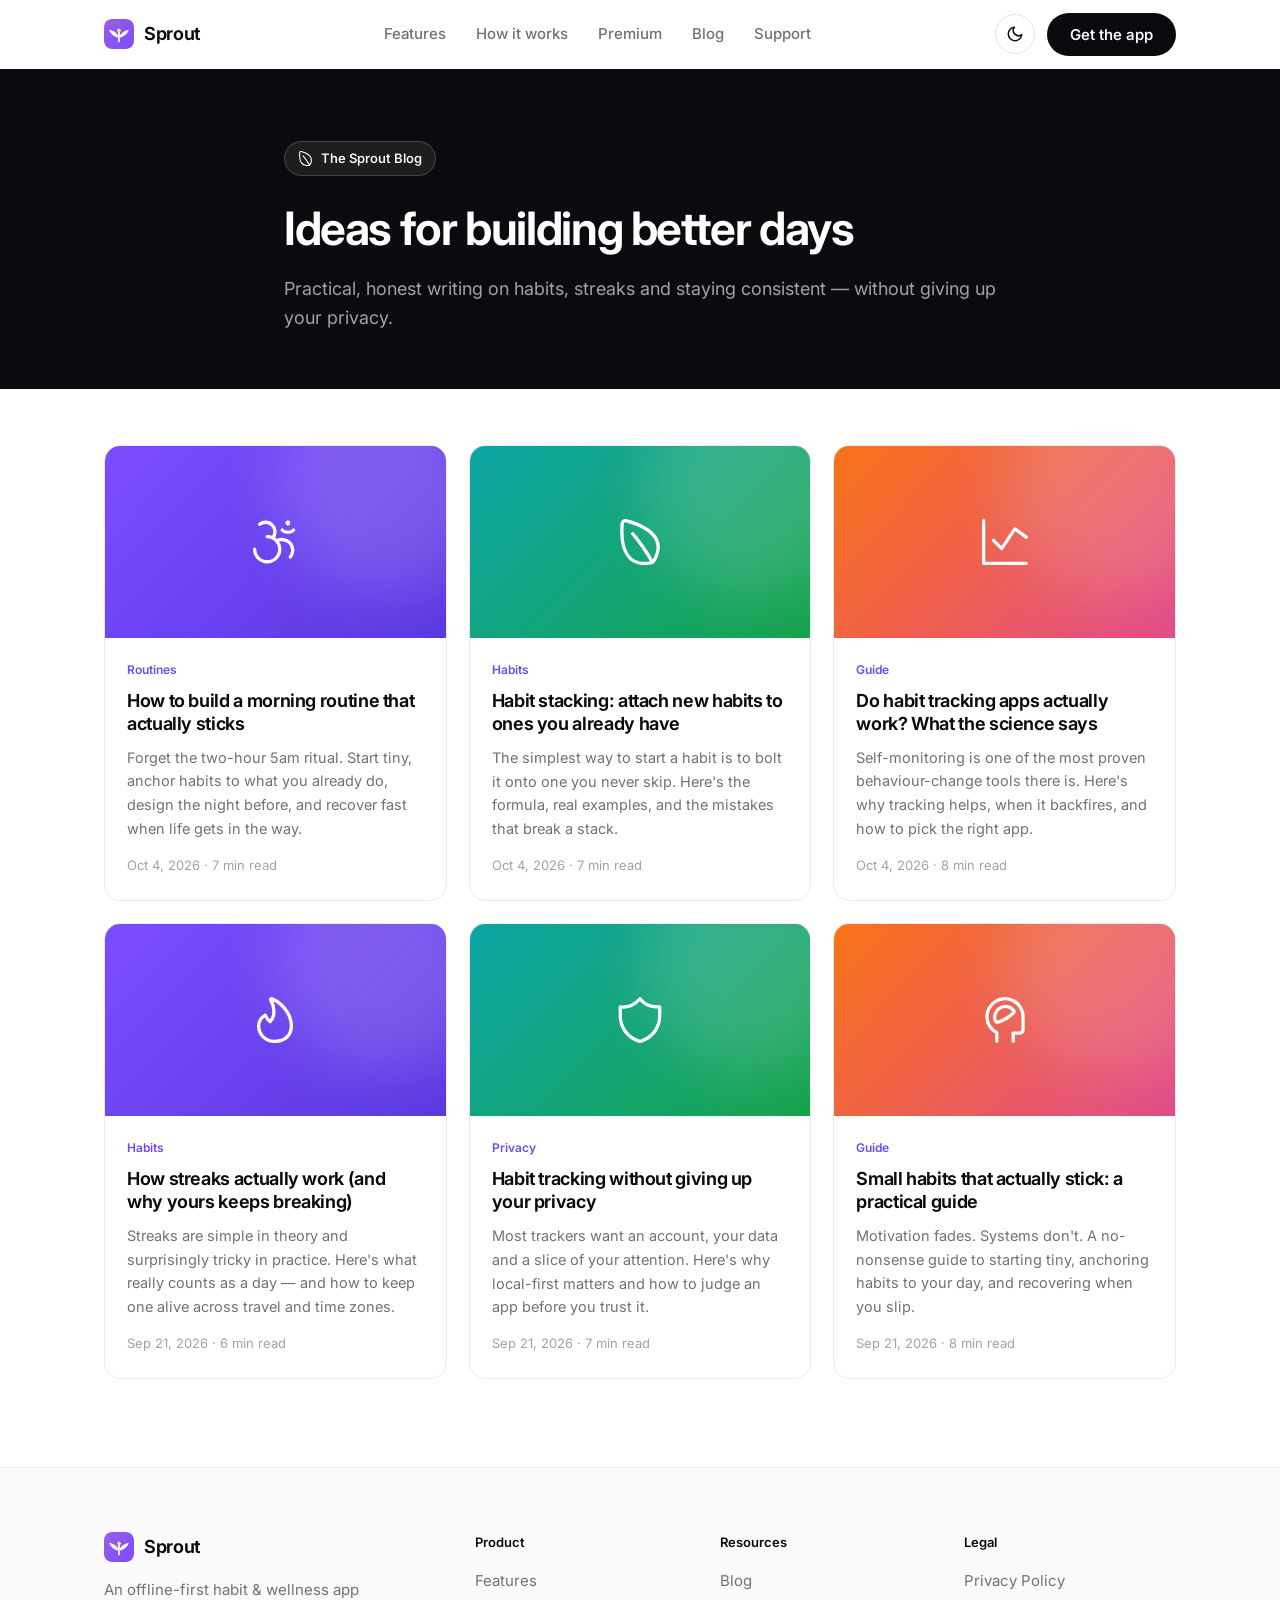
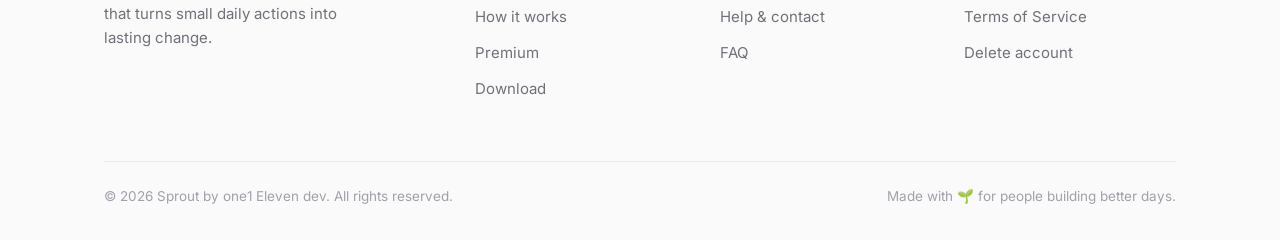
<file: blog/index.html>
<!DOCTYPE html>
<html lang="en">
<head>
<meta charset="UTF-8">
<meta name="viewport" content="width=device-width, initial-scale=1.0">
<script>
(function(){
  try{
    var t = localStorage.getItem('theme') || (window.matchMedia('(prefers-color-scheme: dark)').matches ? 'dark' : 'light');
    document.documentElement.setAttribute('data-theme', t);
  }catch(e){}
  function wire(){
    var btn = document.getElementById('themeToggle');
    if(!btn) return;
    btn.addEventListener('click', function(){
      var cur = document.documentElement.getAttribute('data-theme') === 'dark' ? 'dark' : 'light';
      var next = cur === 'dark' ? 'light' : 'dark';
      document.documentElement.setAttribute('data-theme', next);
      try{ localStorage.setItem('theme', next); }catch(e){}
      var m = document.querySelector('meta[name="theme-color"]');
      if(m) m.setAttribute('content', next === 'dark' ? '#0b0b0f' : '#ffffff');
    });
  }
  if(document.readyState === 'loading'){ document.addEventListener('DOMContentLoaded', wire); } else { wire(); }
})();
</script>
<title>Blog · Sprout — habits, streaks & privacy</title>
<meta name="description" content="Practical, honest writing about building habits that last, how streaks really work, and tracking your progress without giving up your privacy.">
<meta name="robots" content="index, follow, max-image-preview:large">
<meta name="theme-color" content="#ffffff">
<link rel="canonical" href="https://sprout.princelabs.me/blog/">
<meta property="og:type" content="website">
<meta property="og:site_name" content="Sprout">
<meta property="og:url" content="https://sprout.princelabs.me/blog/">
<meta property="og:title" content="The Sprout Blog — habits, streaks & privacy">
<meta property="og:description" content="Practical, honest writing about building habits that last.">
<meta property="og:image" content="https://sprout.princelabs.me/assets/og-cover.png">
<meta name="twitter:card" content="summary_large_image">
<meta name="twitter:image" content="https://sprout.princelabs.me/assets/og-cover.png">
<link rel="icon" type="image/svg+xml" href="/assets/logo.svg">
<link rel="apple-touch-icon" href="/assets/logo.svg">
<link rel="preconnect" href="https://fonts.googleapis.com">
<link rel="preconnect" href="https://fonts.gstatic.com" crossorigin>
<link href="https://fonts.googleapis.com/css2?family=Inter:wght@400;500;600;700&display=swap" rel="stylesheet">
<link rel="stylesheet" href="/styles.css">
<script type="application/ld+json">
{
  "@context": "https://schema.org",
  "@type": "Blog",
  "name": "The Sprout Blog",
  "url": "https://sprout.princelabs.me/blog/",
  "description": "Practical, honest writing about building habits that last, how streaks really work, and privacy-first habit tracking.",
  "publisher": { "@type": "Organization", "name": "one1 Eleven dev" },
  "blogPost": [
    { "@type": "BlogPosting", "headline": "How to build a morning routine that actually sticks", "url": "https://sprout.princelabs.me/blog/how-to-build-a-morning-routine/", "datePublished": "2026-10-04" },
    { "@type": "BlogPosting", "headline": "Habit stacking: how to attach new habits to ones you already have", "url": "https://sprout.princelabs.me/blog/habit-stacking-guide/", "datePublished": "2026-10-04" },
    { "@type": "BlogPosting", "headline": "Do habit tracking apps actually work? What the science says", "url": "https://sprout.princelabs.me/blog/do-habit-tracking-apps-work/", "datePublished": "2026-10-04" },
    { "@type": "BlogPosting", "headline": "How streaks actually work (and why yours keeps breaking)", "url": "https://sprout.princelabs.me/blog/how-streaks-work/", "datePublished": "2026-09-21" },
    { "@type": "BlogPosting", "headline": "Habit tracking without giving up your privacy", "url": "https://sprout.princelabs.me/blog/habit-tracking-without-giving-up-privacy/", "datePublished": "2026-09-21" },
    { "@type": "BlogPosting", "headline": "Small habits that actually stick: a practical guide", "url": "https://sprout.princelabs.me/blog/small-habits-that-actually-stick/", "datePublished": "2026-09-21" }
  ]
}
</script>
</head>
<body>

<header class="site-header" id="siteHeader">
  <div class="wrap">
    <nav class="nav" id="nav">
      <a class="brand" href="/"><img class="logo" src="/assets/logo.svg" alt="Sprout logo"> Sprout</a>
      <div class="nav-links">
        <a href="/#features">Features</a>
        <a href="/#how">How it works</a>
        <a href="/#premium">Premium</a>
        <a href="/blog/">Blog</a>
        <a href="/support">Support</a>
      </div>
      <div class="nav-cta">
        <button class="theme-toggle" id="themeToggle" type="button" aria-label="Toggle dark mode" title="Toggle theme">
          <svg class="ico-moon" viewBox="0 0 24 24" fill="none" stroke="currentColor" stroke-width="2" stroke-linecap="round" stroke-linejoin="round" aria-hidden="true"><path d="M21 12.8A9 9 0 1 1 11.2 3a7 7 0 0 0 9.8 9.8z"/></svg>
          <svg class="ico-sun" viewBox="0 0 24 24" fill="none" stroke="currentColor" stroke-width="2" stroke-linecap="round" stroke-linejoin="round" aria-hidden="true"><circle cx="12" cy="12" r="4"/><path d="M12 2v2M12 20v2M4.9 4.9l1.4 1.4M17.7 17.7l1.4 1.4M2 12h2M20 12h2M4.9 19.1l1.4-1.4M17.7 6.3l1.4-1.4"/></svg>
        </button>
        <a href="/#download" class="btn btn-dark hide-mobile">Get the app</a>
        <button class="nav-toggle" id="navToggle" aria-label="Toggle menu"><span></span><span></span><span></span></button>
      </div>
    </nav>
  </div>
</header>

<header class="doc-hero">
  <div class="wrap narrow">
    <div class="eyebrow"><i class="icn ic-white" style="--i:url('/assets/icons/leaf.svg');width:15px;height:15px"></i> The Sprout Blog</div>
    <h1>Ideas for building better days</h1>
    <p class="sub">Practical, honest writing on habits, streaks and staying consistent — without giving up your privacy.</p>
  </div>
</header>

<main class="doc">
  <div class="wrap">
    <div class="post-list">
      <a class="post-card" href="/blog/how-to-build-a-morning-routine/">
        <div class="post-cover c1"><i class="icn" style="--i:url('/assets/icons/lotus.svg')"></i></div>
        <div class="post-body">
          <span class="post-tag">Routines</span>
          <h3>How to build a morning routine that actually sticks</h3>
          <p>Forget the two-hour 5am ritual. Start tiny, anchor habits to what you already do, design the night before, and recover fast when life gets in the way.</p>
          <span class="post-meta">Oct 4, 2026 · 7 min read</span>
        </div>
      </a>
      <a class="post-card" href="/blog/habit-stacking-guide/">
        <div class="post-cover c2"><i class="icn" style="--i:url('/assets/icons/leaf.svg')"></i></div>
        <div class="post-body">
          <span class="post-tag">Habits</span>
          <h3>Habit stacking: attach new habits to ones you already have</h3>
          <p>The simplest way to start a habit is to bolt it onto one you never skip. Here's the formula, real examples, and the mistakes that break a stack.</p>
          <span class="post-meta">Oct 4, 2026 · 7 min read</span>
        </div>
      </a>
      <a class="post-card" href="/blog/do-habit-tracking-apps-work/">
        <div class="post-cover c3"><i class="icn" style="--i:url('/assets/icons/graph.svg')"></i></div>
        <div class="post-body">
          <span class="post-tag">Guide</span>
          <h3>Do habit tracking apps actually work? What the science says</h3>
          <p>Self-monitoring is one of the most proven behaviour-change tools there is. Here's why tracking helps, when it backfires, and how to pick the right app.</p>
          <span class="post-meta">Oct 4, 2026 · 8 min read</span>
        </div>
      </a>
      <a class="post-card" href="/blog/how-streaks-work/">
        <div class="post-cover c1"><i class="icn" style="--i:url('/assets/icons/flame.svg')"></i></div>
        <div class="post-body">
          <span class="post-tag">Habits</span>
          <h3>How streaks actually work (and why yours keeps breaking)</h3>
          <p>Streaks are simple in theory and surprisingly tricky in practice. Here's what really counts as a day — and how to keep one alive across travel and time zones.</p>
          <span class="post-meta">Sep 21, 2026 · 6 min read</span>
        </div>
      </a>
      <a class="post-card" href="/blog/habit-tracking-without-giving-up-privacy/">
        <div class="post-cover c2"><i class="icn" style="--i:url('/assets/icons/shield.svg')"></i></div>
        <div class="post-body">
          <span class="post-tag">Privacy</span>
          <h3>Habit tracking without giving up your privacy</h3>
          <p>Most trackers want an account, your data and a slice of your attention. Here's why local-first matters and how to judge an app before you trust it.</p>
          <span class="post-meta">Sep 21, 2026 · 7 min read</span>
        </div>
      </a>
      <a class="post-card" href="/blog/small-habits-that-actually-stick/">
        <div class="post-cover c3"><i class="icn" style="--i:url('/assets/icons/brain.svg')"></i></div>
        <div class="post-body">
          <span class="post-tag">Guide</span>
          <h3>Small habits that actually stick: a practical guide</h3>
          <p>Motivation fades. Systems don't. A no-nonsense guide to starting tiny, anchoring habits to your day, and recovering when you slip.</p>
          <span class="post-meta">Sep 21, 2026 · 8 min read</span>
        </div>
      </a>
    </div>
  </div>
</main>

<footer class="site-footer">
  <div class="wrap">
    <div class="footer-grid">
      <div>
        <a class="brand" href="/"><img class="logo" src="/assets/logo.svg" alt="Sprout logo" width="30" height="30"> Sprout</a>
        <p class="footer-about">An offline-first habit &amp; wellness app that turns small daily actions into lasting change.</p>
      </div>
      <div class="footer-col"><h4>Product</h4><a href="/#features">Features</a><a href="/#how">How it works</a><a href="/#premium">Premium</a><a href="/#download">Download</a></div>
      <div class="footer-col"><h4>Resources</h4><a href="/blog/">Blog</a><a href="/support">Help &amp; contact</a><a href="/#faq">FAQ</a></div>
      <div class="footer-col"><h4>Legal</h4><a href="/privacy">Privacy Policy</a><a href="/terms">Terms of Service</a><a href="/delete-account">Delete account</a></div>
    </div>
    <div class="footer-bottom">
      <span>© 2026 Sprout by one1 Eleven dev. All rights reserved.</span>
      <span>Made with 🌱 for people building better days.</span>
    </div>
  </div>
</footer>

<script>
  var nav=document.getElementById('nav'),toggle=document.getElementById('navToggle');
  if(toggle){toggle.addEventListener('click',function(){nav.classList.toggle('open');});}
</script>
</body>
</html>
</file>
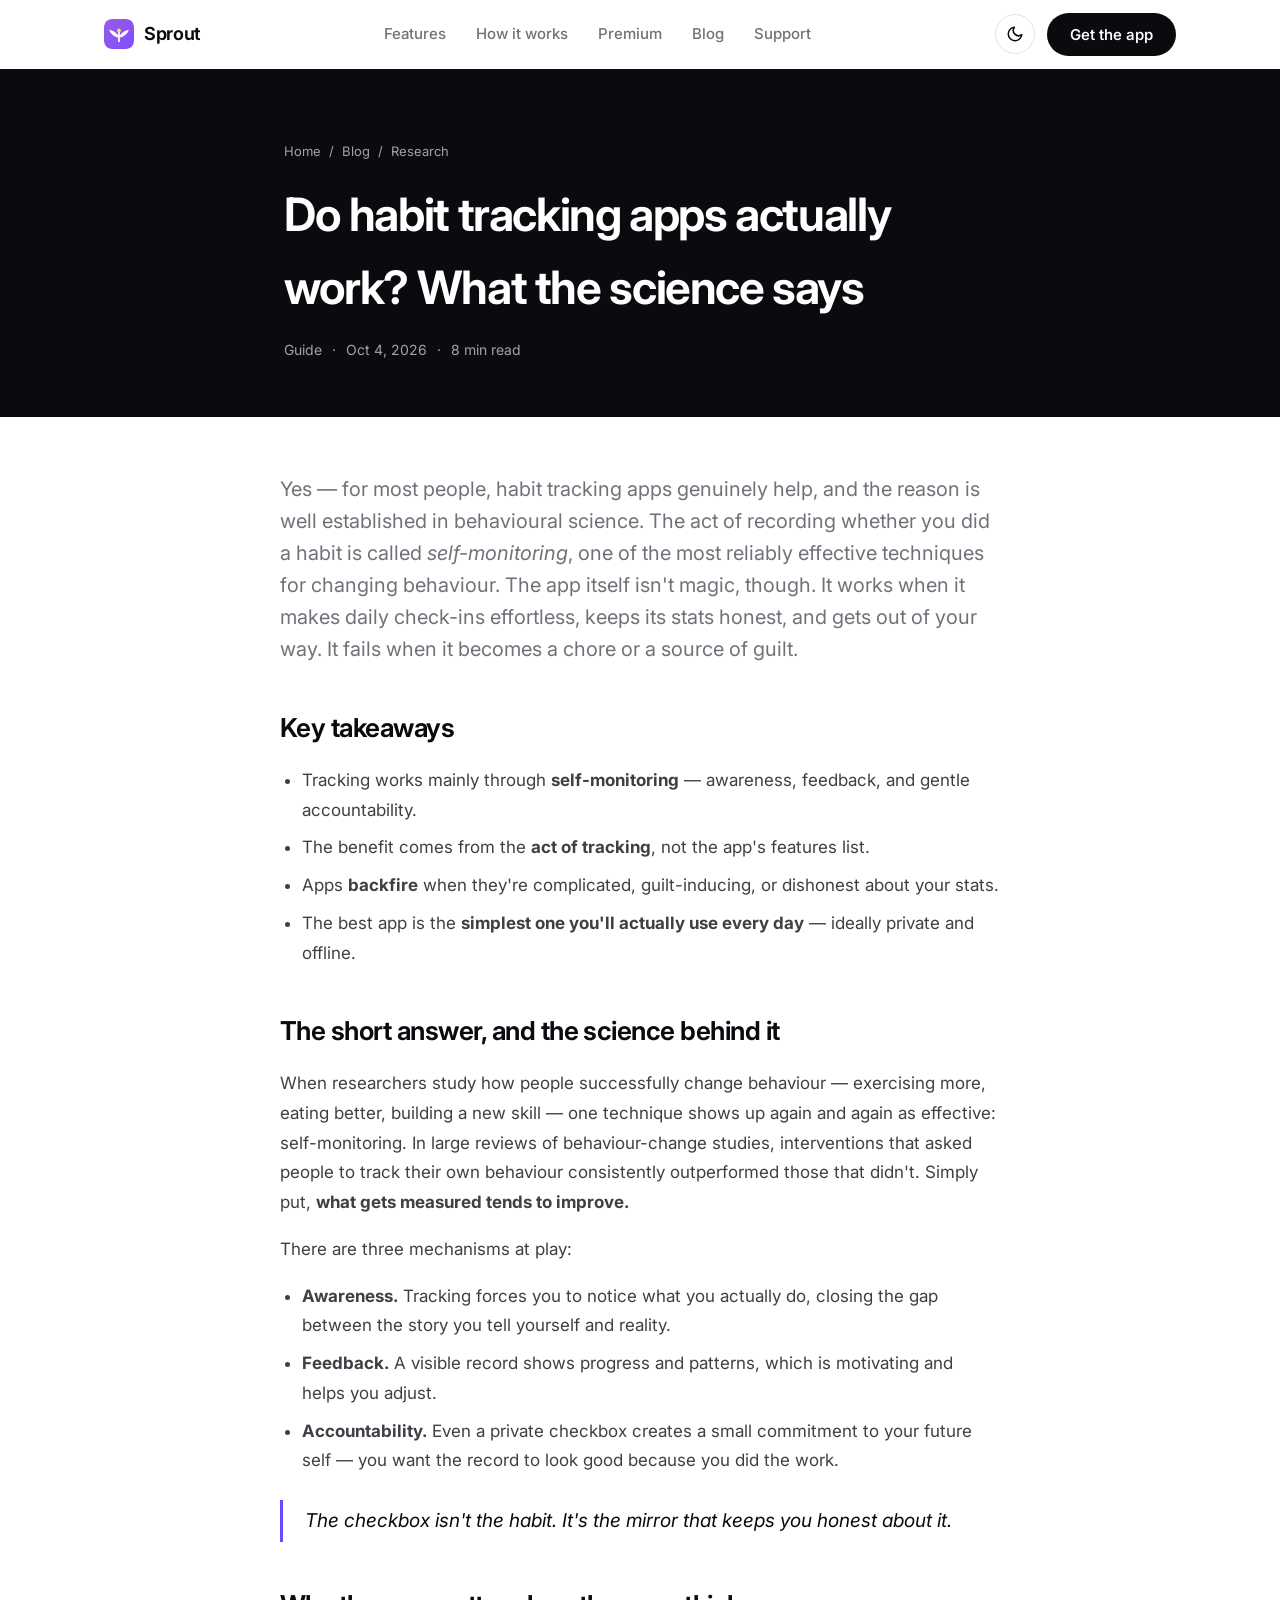
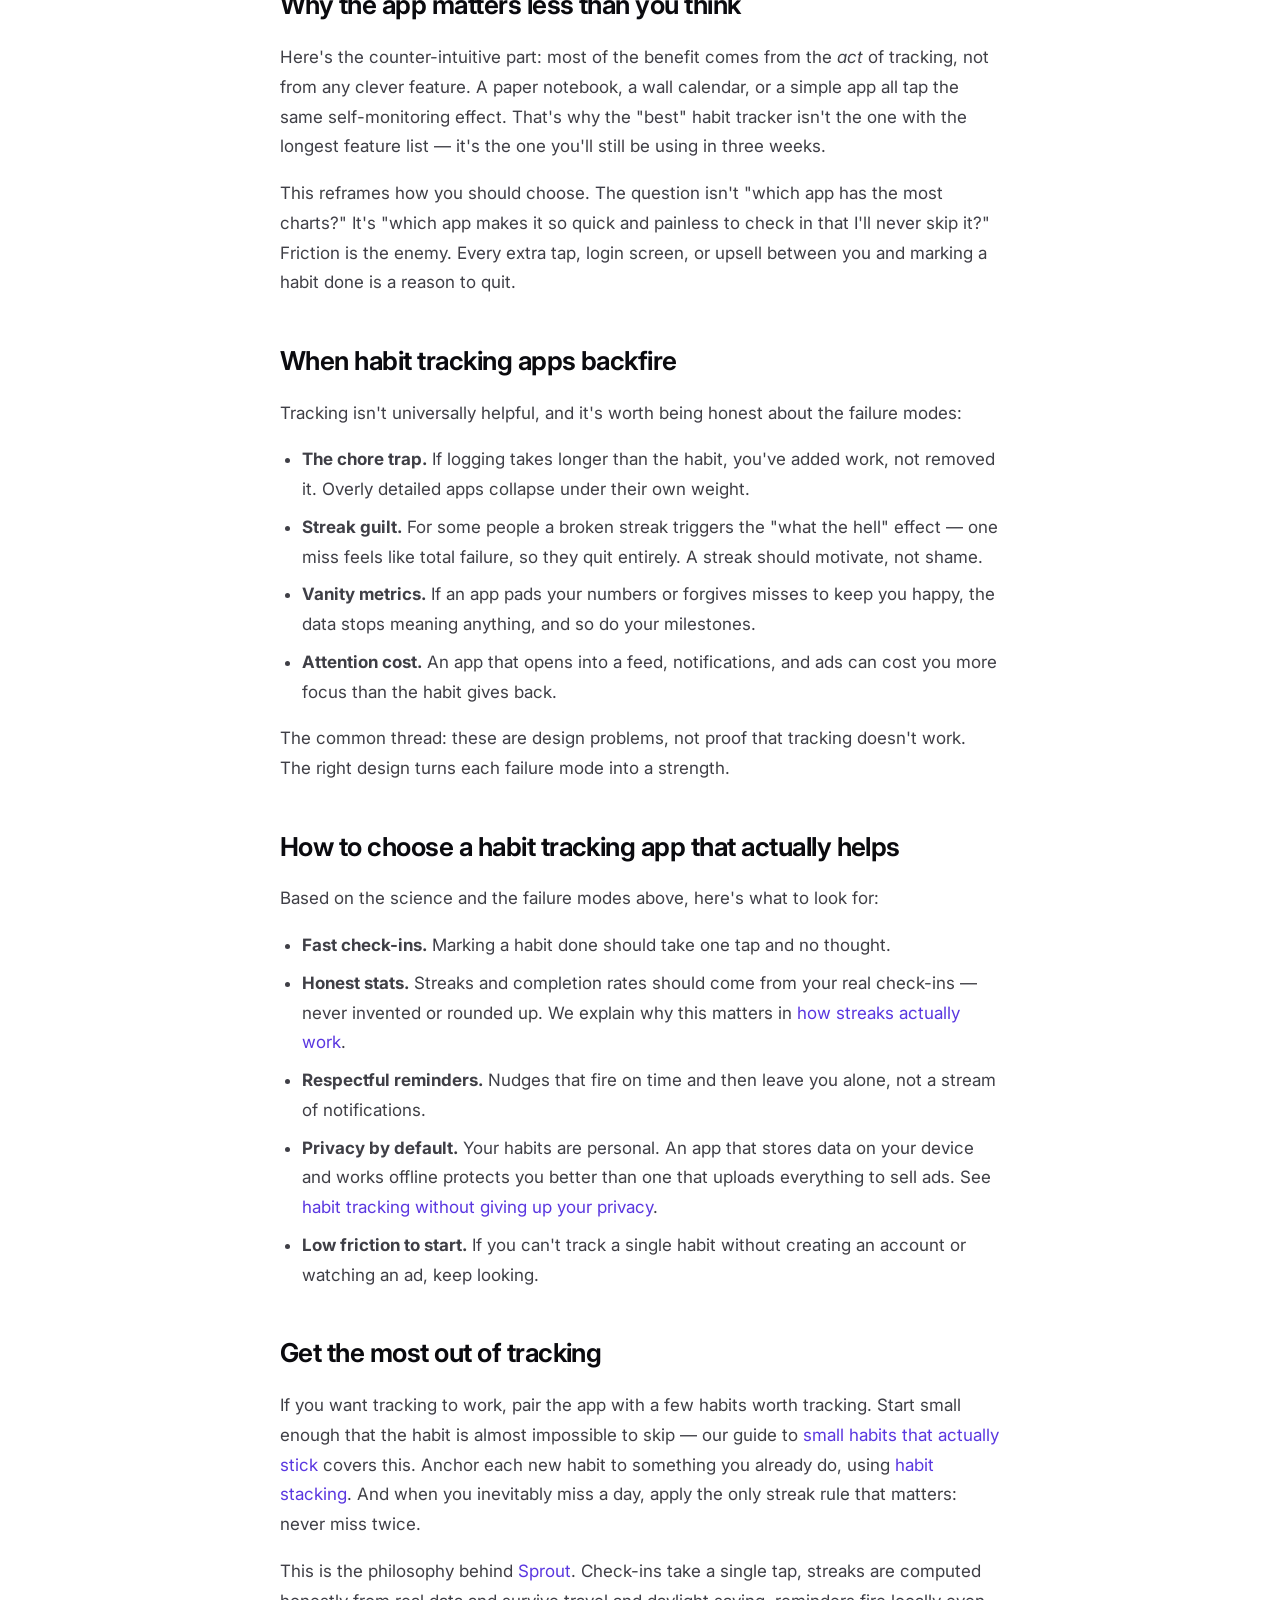
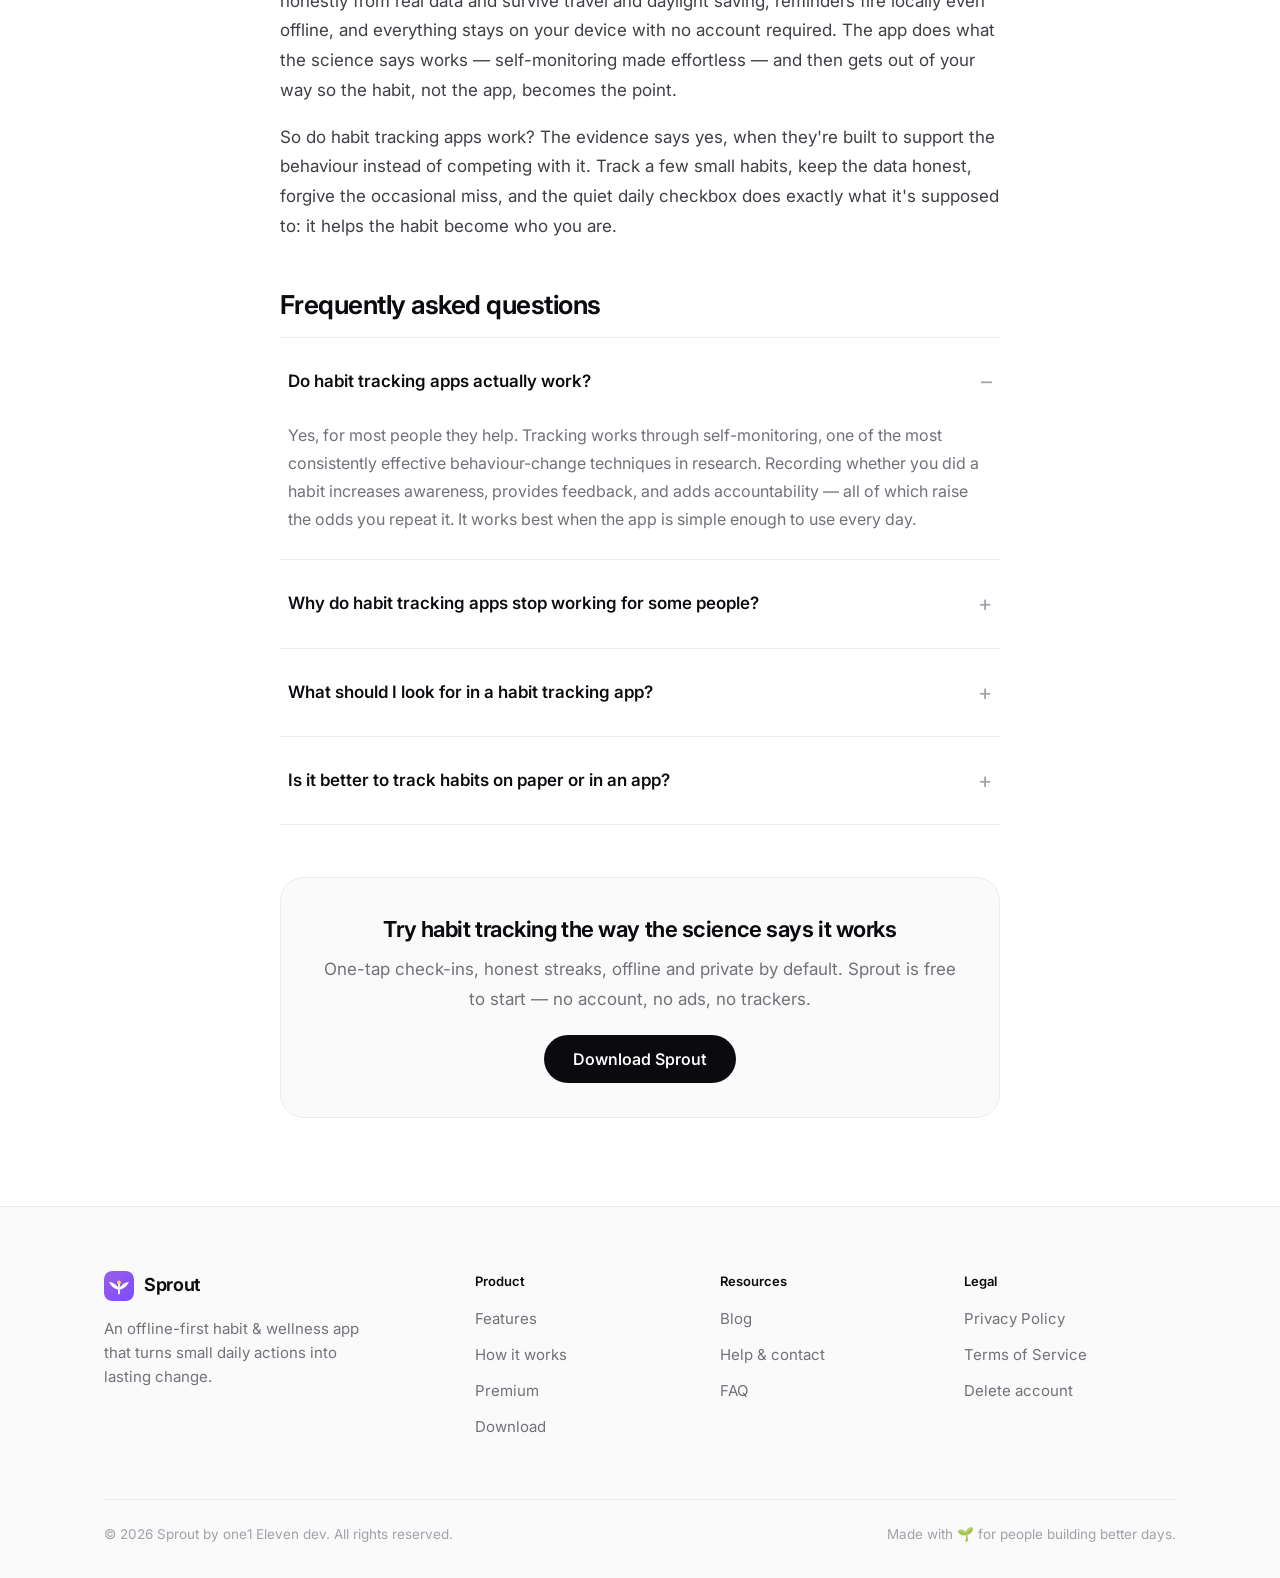
<file: blog/do-habit-tracking-apps-work/index.html>
<!DOCTYPE html>
<html lang="en">
<head>
<meta charset="UTF-8">
<meta name="viewport" content="width=device-width, initial-scale=1.0">
<script>
(function(){
  try{
    var t = localStorage.getItem('theme') || (window.matchMedia('(prefers-color-scheme: dark)').matches ? 'dark' : 'light');
    document.documentElement.setAttribute('data-theme', t);
  }catch(e){}
  function wire(){
    var btn = document.getElementById('themeToggle');
    if(!btn) return;
    btn.addEventListener('click', function(){
      var cur = document.documentElement.getAttribute('data-theme') === 'dark' ? 'dark' : 'light';
      var next = cur === 'dark' ? 'light' : 'dark';
      document.documentElement.setAttribute('data-theme', next);
      try{ localStorage.setItem('theme', next); }catch(e){}
      var m = document.querySelector('meta[name="theme-color"]');
      if(m) m.setAttribute('content', next === 'dark' ? '#0b0b0f' : '#ffffff');
    });
  }
  if(document.readyState === 'loading'){ document.addEventListener('DOMContentLoaded', wire); } else { wire(); }
})();
</script>
<title>Do habit tracking apps actually work? What the science says · Sprout</title>
<meta name="description" content="Do habit tracking apps really work? Here's what behavioural science says about self-monitoring, why tracking helps habits stick, when it backfires, and how to choose an app that supports real change.">
<meta name="robots" content="index, follow, max-image-preview:large">
<meta name="theme-color" content="#ffffff">
<link rel="canonical" href="https://sprout.princelabs.me/blog/do-habit-tracking-apps-work/">
<meta property="og:type" content="article">
<meta property="og:site_name" content="Sprout">
<meta property="og:url" content="https://sprout.princelabs.me/blog/do-habit-tracking-apps-work/">
<meta property="og:title" content="Do habit tracking apps actually work? What the science says">
<meta property="og:description" content="What behavioural science says about self-monitoring, why tracking helps habits stick, when it backfires, and how to choose the right app.">
<meta property="og:image" content="https://sprout.princelabs.me/assets/og-cover.png">
<meta name="twitter:card" content="summary_large_image">
<meta name="twitter:image" content="https://sprout.princelabs.me/assets/og-cover.png">
<link rel="icon" type="image/svg+xml" href="/assets/logo.svg">
<link rel="preconnect" href="https://fonts.googleapis.com">
<link rel="preconnect" href="https://fonts.gstatic.com" crossorigin>
<link href="https://fonts.googleapis.com/css2?family=Inter:wght@400;500;600;700&display=swap" rel="stylesheet">
<link rel="stylesheet" href="/styles.css">
<script type="application/ld+json">
{
  "@context": "https://schema.org",
  "@type": "BlogPosting",
  "headline": "Do habit tracking apps actually work? What the science says",
  "description": "Do habit tracking apps really work? Here's what behavioural science says about self-monitoring, why tracking helps habits stick, when it backfires, and how to choose an app that supports real change.",
  "image": "https://sprout.princelabs.me/assets/og-cover.png",
  "datePublished": "2026-10-04",
  "dateModified": "2026-10-04",
  "author": { "@type": "Organization", "name": "The Sprout Team" },
  "publisher": { "@type": "Organization", "name": "one1 Eleven dev", "logo": { "@type": "ImageObject", "url": "https://sprout.princelabs.me/assets/logo.svg" } },
  "mainEntityOfPage": { "@type": "WebPage", "@id": "https://sprout.princelabs.me/blog/do-habit-tracking-apps-work/" },
  "keywords": "do habit tracking apps work, habit tracker, self-monitoring, behaviour change, best habit tracking app, habit app science"
}
</script>
<script type="application/ld+json">
{
  "@context": "https://schema.org",
  "@type": "BreadcrumbList",
  "itemListElement": [
    { "@type": "ListItem", "position": 1, "name": "Home", "item": "https://sprout.princelabs.me/" },
    { "@type": "ListItem", "position": 2, "name": "Blog", "item": "https://sprout.princelabs.me/blog/" },
    { "@type": "ListItem", "position": 3, "name": "Do habit tracking apps work", "item": "https://sprout.princelabs.me/blog/do-habit-tracking-apps-work/" }
  ]
}
</script>
<script type="application/ld+json">
{
  "@context": "https://schema.org",
  "@type": "FAQPage",
  "mainEntity": [
    {
      "@type": "Question",
      "name": "Do habit tracking apps actually work?",
      "acceptedAnswer": { "@type": "Answer", "text": "Yes, for most people they help. Habit tracking works through self-monitoring, one of the most consistently effective behaviour-change techniques in research. Writing down whether you did a habit increases awareness, provides feedback, and adds a small sense of accountability, all of which raise the odds you repeat it. The app is a tool, not magic: it works when it's simple enough to use every day." }
    },
    {
      "@type": "Question",
      "name": "Why do habit tracking apps stop working for some people?",
      "acceptedAnswer": { "@type": "Answer", "text": "They stop working when the app becomes a chore, when streaks create guilt instead of motivation, or when the goal is too big to repeat daily. Over-complicated apps, intrusive notifications, and dishonest stats also erode trust. The fix is to track fewer, smaller habits and use an app that stays out of your way." }
    },
    {
      "@type": "Question",
      "name": "What should I look for in a habit tracking app?",
      "acceptedAnswer": { "@type": "Answer", "text": "Look for a fast daily check-in, honest and accurate stats, reminders that respect your attention, and privacy — ideally an app that works offline and keeps your data on your device. Avoid apps that gate basic tracking behind ads, accounts, or data collection you don't need." }
    },
    {
      "@type": "Question",
      "name": "Is it better to track habits on paper or in an app?",
      "acceptedAnswer": { "@type": "Answer", "text": "Both work because both rely on self-monitoring. Paper is tactile and private but easy to lose and hard to analyse. A good app adds reminders, accurate streaks, trend charts, and sync while keeping check-ins quick. Choose whichever you'll actually keep up with every day." }
    }
  ]
}
</script>
</head>
<body>

<header class="site-header" id="siteHeader">
  <div class="wrap">
    <nav class="nav" id="nav">
      <a class="brand" href="/"><img class="logo" src="/assets/logo.svg" alt="Sprout logo"> Sprout</a>
      <div class="nav-links">
        <a href="/#features">Features</a>
        <a href="/#how">How it works</a>
        <a href="/#premium">Premium</a>
        <a href="/blog/">Blog</a>
        <a href="/support">Support</a>
      </div>
      <div class="nav-cta">
        <button class="theme-toggle" id="themeToggle" type="button" aria-label="Toggle dark mode" title="Toggle theme">
          <svg class="ico-moon" viewBox="0 0 24 24" fill="none" stroke="currentColor" stroke-width="2" stroke-linecap="round" stroke-linejoin="round" aria-hidden="true"><path d="M21 12.8A9 9 0 1 1 11.2 3a7 7 0 0 0 9.8 9.8z"/></svg>
        <svg class="ico-sun" viewBox="0 0 24 24" fill="none" stroke="currentColor" stroke-width="2" stroke-linecap="round" stroke-linejoin="round" aria-hidden="true"><circle cx="12" cy="12" r="4"/><path d="M12 2v2M12 20v2M4.9 4.9l1.4 1.4M17.7 17.7l1.4 1.4M2 12h2M20 12h2M4.9 19.1l1.4-1.4M17.7 6.3l1.4-1.4"/></svg>
        </button>
        <a href="/#download" class="btn btn-dark hide-mobile">Get the app</a>
        <button class="nav-toggle" id="navToggle" aria-label="Toggle menu"><span></span><span></span><span></span></button>
      </div>
    </nav>
  </div>
</header>

<header class="doc-hero">
  <div class="wrap narrow">
    <nav class="breadcrumb"><a href="/">Home</a> / <a href="/blog/">Blog</a> / <span>Research</span></nav>
    <h1>Do habit tracking apps actually work? What the science says</h1>
    <div class="article-meta"><span>Guide</span> · <span>Oct 4, 2026</span> · <span>8 min read</span></div>
  </div>
</header>

<main class="doc">
  <article class="article">
    <p class="lead">Yes — for most people, habit tracking apps genuinely help, and the reason is well established in behavioural science. The act of recording whether you did a habit is called <em>self-monitoring</em>, one of the most reliably effective techniques for changing behaviour. The app itself isn't magic, though. It works when it makes daily check-ins effortless, keeps its stats honest, and gets out of your way. It fails when it becomes a chore or a source of guilt.</p>

    <h2>Key takeaways</h2>
    <ul>
      <li>Tracking works mainly through <strong>self-monitoring</strong> — awareness, feedback, and gentle accountability.</li>
      <li>The benefit comes from the <strong>act of tracking</strong>, not the app's features list.</li>
      <li>Apps <strong>backfire</strong> when they're complicated, guilt-inducing, or dishonest about your stats.</li>
      <li>The best app is the <strong>simplest one you'll actually use every day</strong> — ideally private and offline.</li>
    </ul>

    <h2>The short answer, and the science behind it</h2>
    <p>When researchers study how people successfully change behaviour — exercising more, eating better, building a new skill — one technique shows up again and again as effective: self-monitoring. In large reviews of behaviour-change studies, interventions that asked people to track their own behaviour consistently outperformed those that didn't. Simply put, <strong>what gets measured tends to improve.</strong></p>
    <p>There are three mechanisms at play:</p>
    <ul>
      <li><strong>Awareness.</strong> Tracking forces you to notice what you actually do, closing the gap between the story you tell yourself and reality.</li>
      <li><strong>Feedback.</strong> A visible record shows progress and patterns, which is motivating and helps you adjust.</li>
      <li><strong>Accountability.</strong> Even a private checkbox creates a small commitment to your future self — you want the record to look good because you did the work.</li>
    </ul>
    <blockquote>The checkbox isn't the habit. It's the mirror that keeps you honest about it.</blockquote>

    <h2>Why the app matters less than you think</h2>
    <p>Here's the counter-intuitive part: most of the benefit comes from the <em>act</em> of tracking, not from any clever feature. A paper notebook, a wall calendar, or a simple app all tap the same self-monitoring effect. That's why the "best" habit tracker isn't the one with the longest feature list — it's the one you'll still be using in three weeks.</p>
    <p>This reframes how you should choose. The question isn't "which app has the most charts?" It's "which app makes it so quick and painless to check in that I'll never skip it?" Friction is the enemy. Every extra tap, login screen, or upsell between you and marking a habit done is a reason to quit.</p>

    <h2>When habit tracking apps backfire</h2>
    <p>Tracking isn't universally helpful, and it's worth being honest about the failure modes:</p>
    <ul>
      <li><strong>The chore trap.</strong> If logging takes longer than the habit, you've added work, not removed it. Overly detailed apps collapse under their own weight.</li>
      <li><strong>Streak guilt.</strong> For some people a broken streak triggers the "what the hell" effect — one miss feels like total failure, so they quit entirely. A streak should motivate, not shame.</li>
      <li><strong>Vanity metrics.</strong> If an app pads your numbers or forgives misses to keep you happy, the data stops meaning anything, and so do your milestones.</li>
      <li><strong>Attention cost.</strong> An app that opens into a feed, notifications, and ads can cost you more focus than the habit gives back.</li>
    </ul>
    <p>The common thread: these are design problems, not proof that tracking doesn't work. The right design turns each failure mode into a strength.</p>

    <h2>How to choose a habit tracking app that actually helps</h2>
    <p>Based on the science and the failure modes above, here's what to look for:</p>
    <ul>
      <li><strong>Fast check-ins.</strong> Marking a habit done should take one tap and no thought.</li>
      <li><strong>Honest stats.</strong> Streaks and completion rates should come from your real check-ins — never invented or rounded up. We explain why this matters in <a href="/blog/how-streaks-work/">how streaks actually work</a>.</li>
      <li><strong>Respectful reminders.</strong> Nudges that fire on time and then leave you alone, not a stream of notifications.</li>
      <li><strong>Privacy by default.</strong> Your habits are personal. An app that stores data on your device and works offline protects you better than one that uploads everything to sell ads. See <a href="/blog/habit-tracking-without-giving-up-privacy/">habit tracking without giving up your privacy</a>.</li>
      <li><strong>Low friction to start.</strong> If you can't track a single habit without creating an account or watching an ad, keep looking.</li>
    </ul>

    <h2>Get the most out of tracking</h2>
    <p>If you want tracking to work, pair the app with a few habits worth tracking. Start small enough that the habit is almost impossible to skip — our guide to <a href="/blog/small-habits-that-actually-stick/">small habits that actually stick</a> covers this. Anchor each new habit to something you already do, using <a href="/blog/habit-stacking-guide/">habit stacking</a>. And when you inevitably miss a day, apply the only streak rule that matters: never miss twice.</p>
    <p>This is the philosophy behind <a href="/">Sprout</a>. Check-ins take a single tap, streaks are computed honestly from real data and survive travel and daylight saving, reminders fire locally even offline, and everything stays on your device with no account required. The app does what the science says works — self-monitoring made effortless — and then gets out of your way so the habit, not the app, becomes the point.</p>
    <p>So do habit tracking apps work? The evidence says yes, when they're built to support the behaviour instead of competing with it. Track a few small habits, keep the data honest, forgive the occasional miss, and the quiet daily checkbox does exactly what it's supposed to: it helps the habit become who you are.</p>

    <h2>Frequently asked questions</h2>
    <div class="faq">
      <details class="qa" open>
        <summary>Do habit tracking apps actually work?</summary>
        <p>Yes, for most people they help. Tracking works through self-monitoring, one of the most consistently effective behaviour-change techniques in research. Recording whether you did a habit increases awareness, provides feedback, and adds accountability — all of which raise the odds you repeat it. It works best when the app is simple enough to use every day.</p>
      </details>
      <details class="qa">
        <summary>Why do habit tracking apps stop working for some people?</summary>
        <p>They stop working when the app becomes a chore, when streaks create guilt instead of motivation, or when the goal is too big to repeat daily. Over-complicated apps, intrusive notifications, and dishonest stats also erode trust. The fix is to track fewer, smaller habits with an app that stays out of your way.</p>
      </details>
      <details class="qa">
        <summary>What should I look for in a habit tracking app?</summary>
        <p>A fast daily check-in, honest and accurate stats, reminders that respect your attention, and privacy — ideally an app that works offline and keeps data on your device. Avoid apps that gate basic tracking behind ads, accounts, or unnecessary data collection.</p>
      </details>
      <details class="qa">
        <summary>Is it better to track habits on paper or in an app?</summary>
        <p>Both work because both rely on self-monitoring. Paper is tactile and private but easy to lose and hard to analyse. A good app adds reminders, accurate streaks, trend charts, and sync while keeping check-ins quick. Choose whichever you'll actually keep up with every day.</p>
      </details>
    </div>

    <div class="article-cta">
      <h3>Try habit tracking the way the science says it works</h3>
      <p>One-tap check-ins, honest streaks, offline and private by default. Sprout is free to start — no account, no ads, no trackers.</p>
      <a href="/#download" class="btn btn-dark btn-lg">Download Sprout</a>
    </div>
  </article>
</main>

<footer class="site-footer">
  <div class="wrap">
    <div class="footer-grid">
      <div>
        <a class="brand" href="/"><img class="logo" src="/assets/logo.svg" alt="Sprout logo" width="30" height="30"> Sprout</a>
        <p class="footer-about">An offline-first habit &amp; wellness app that turns small daily actions into lasting change.</p>
      </div>
      <div class="footer-col"><h4>Product</h4><a href="/#features">Features</a><a href="/#how">How it works</a><a href="/#premium">Premium</a><a href="/#download">Download</a></div>
      <div class="footer-col"><h4>Resources</h4><a href="/blog/">Blog</a><a href="/support">Help &amp; contact</a><a href="/#faq">FAQ</a></div>
      <div class="footer-col"><h4>Legal</h4><a href="/privacy">Privacy Policy</a><a href="/terms">Terms of Service</a><a href="/delete-account">Delete account</a></div>
    </div>
    <div class="footer-bottom">
      <span>© 2026 Sprout by one1 Eleven dev. All rights reserved.</span>
      <span>Made with 🌱 for people building better days.</span>
    </div>
  </div>
</footer>

<script>
  var nav=document.getElementById('nav'),toggle=document.getElementById('navToggle');
  if(toggle){toggle.addEventListener('click',function(){nav.classList.toggle('open');});}
</script>
</body>
</html>
</file>
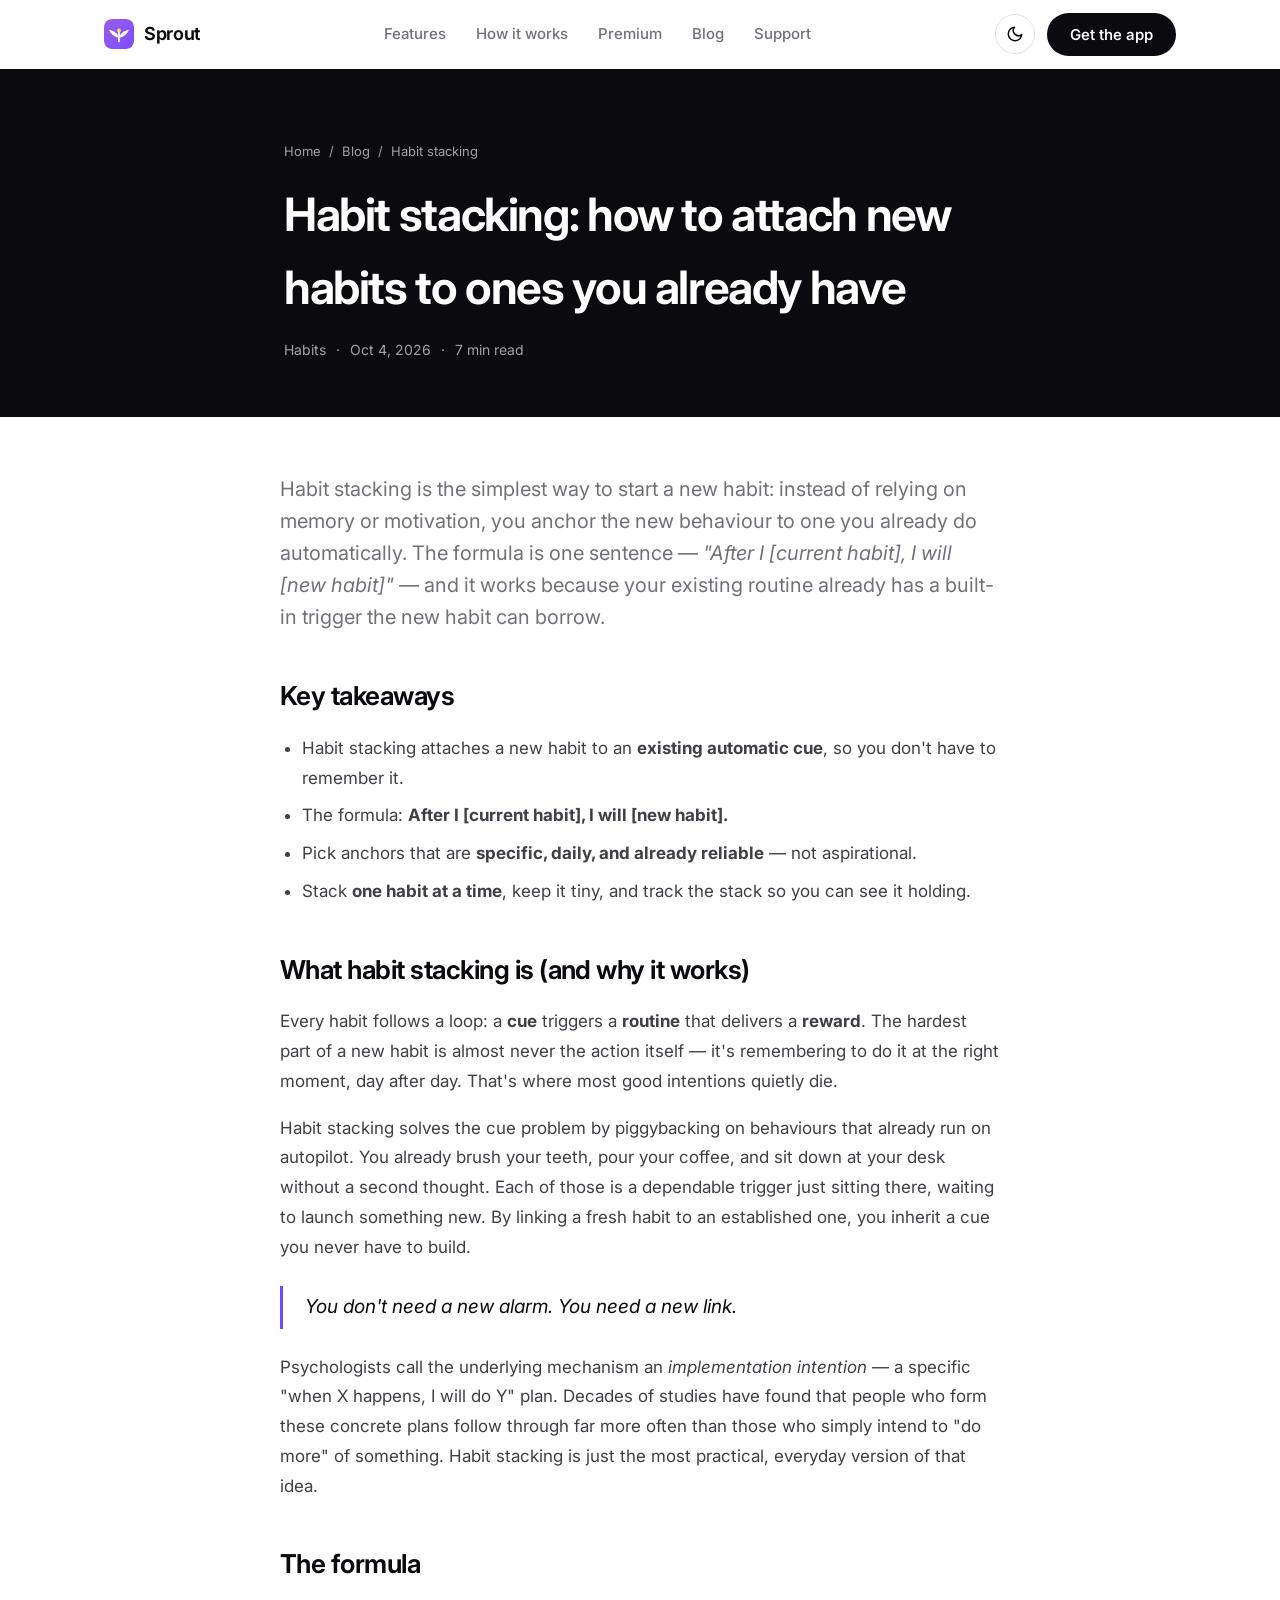
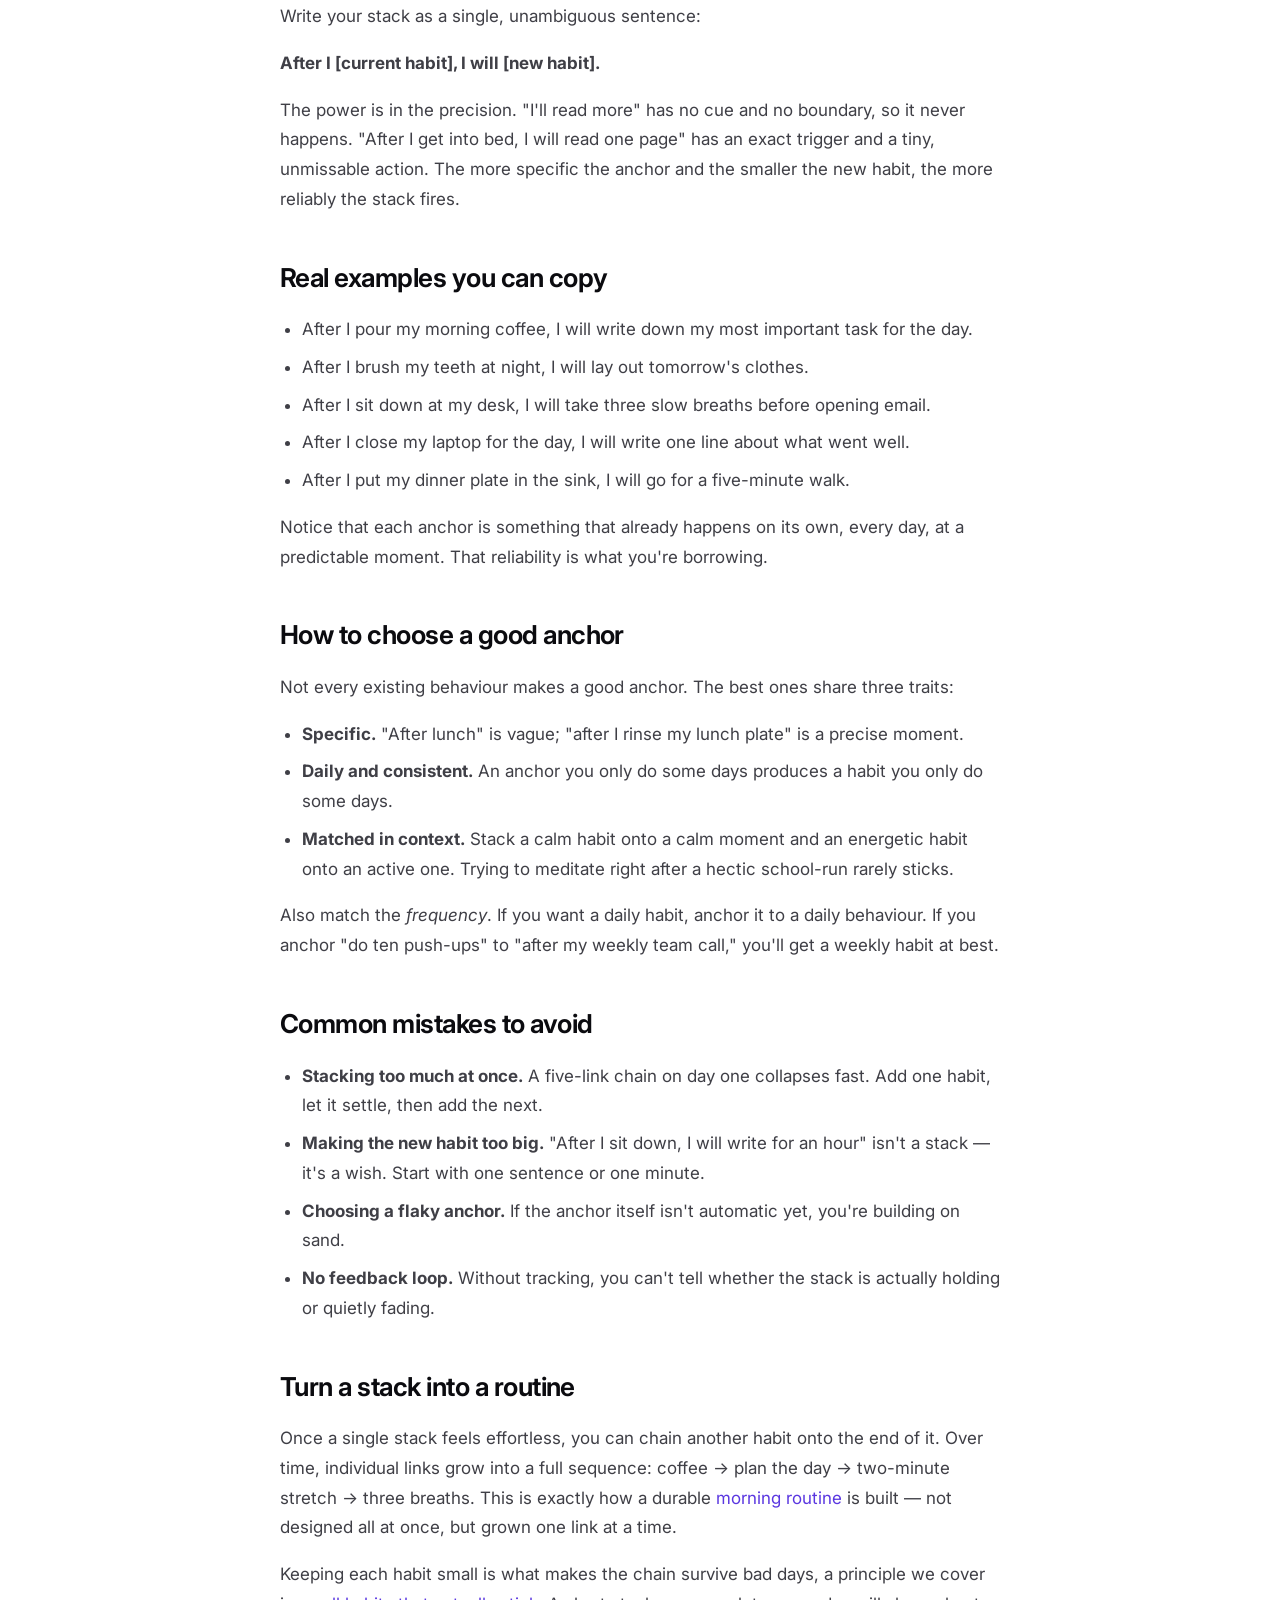
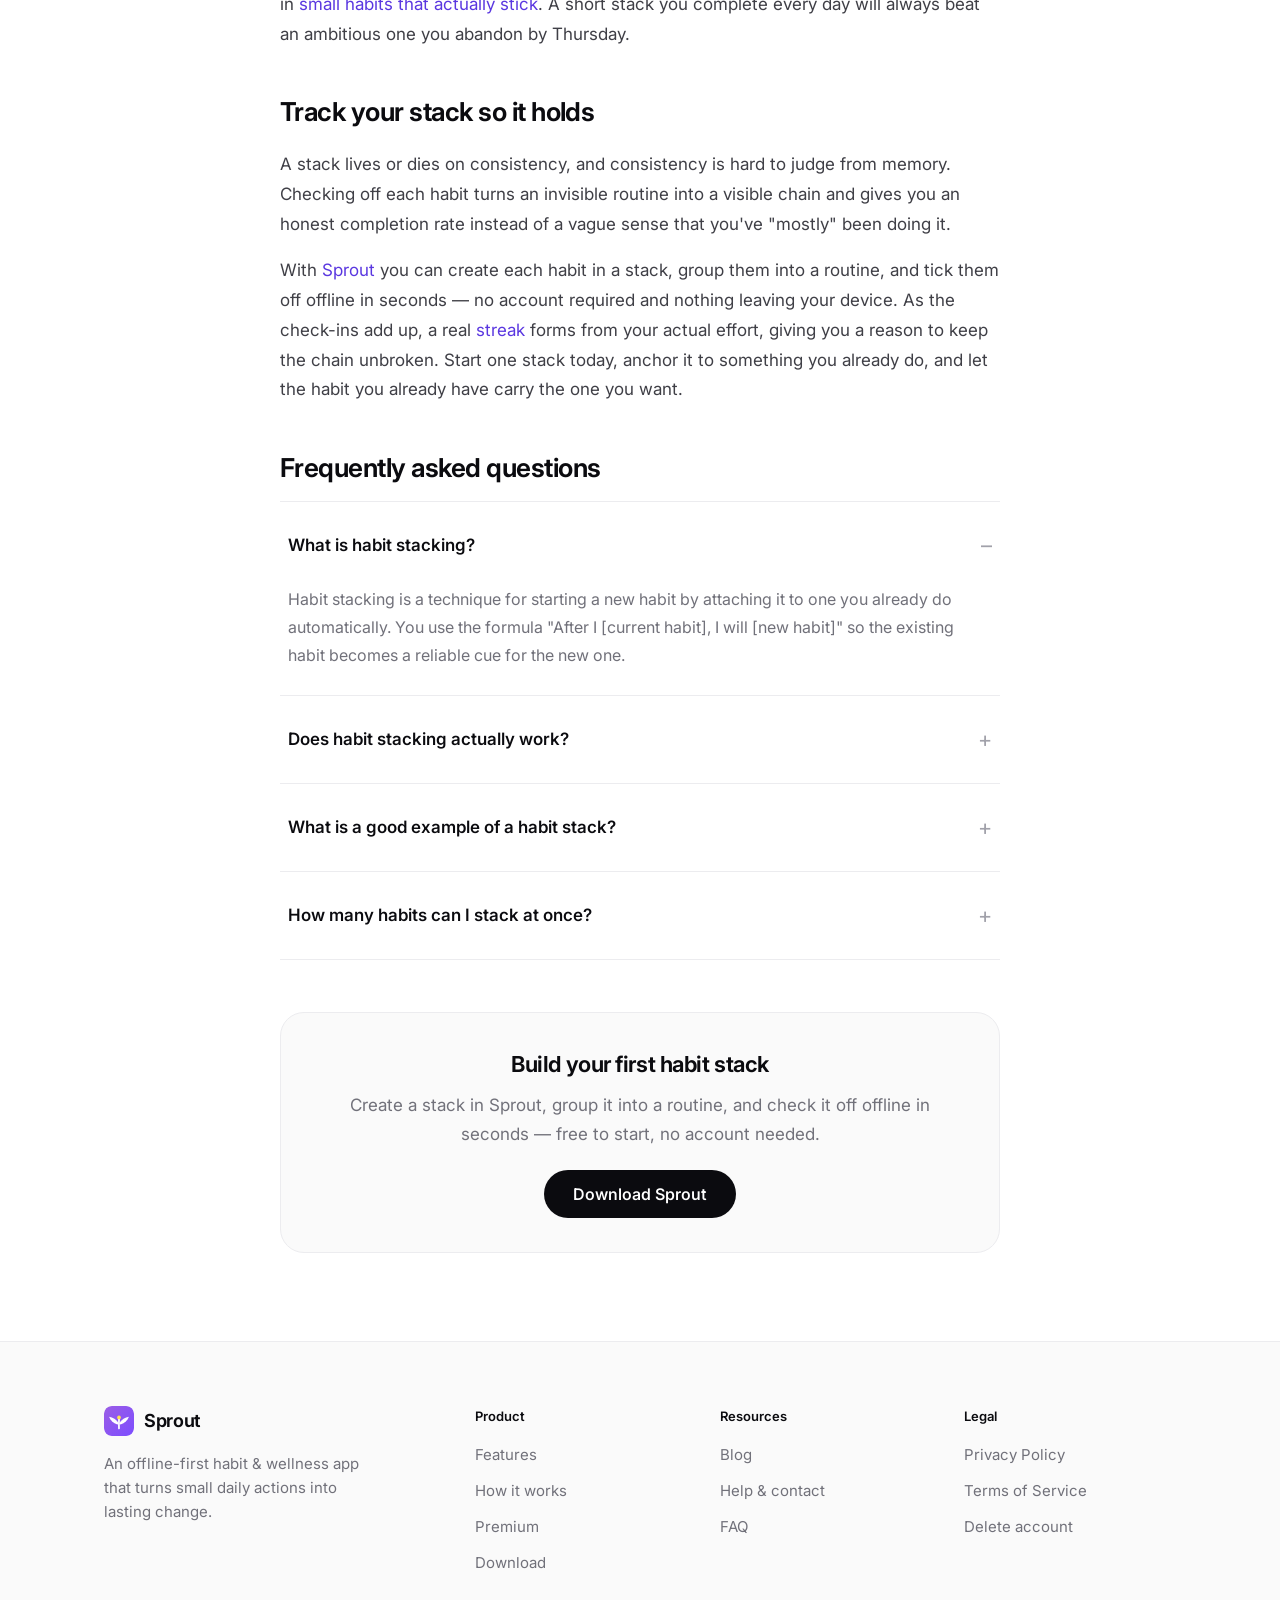
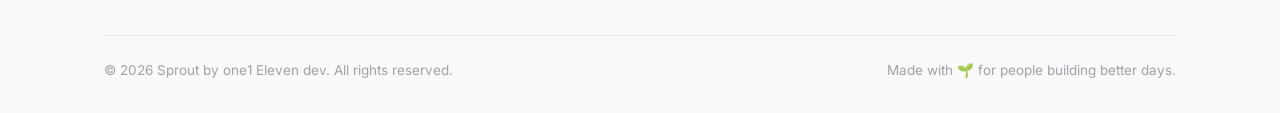
<file: blog/habit-stacking-guide/index.html>
<!DOCTYPE html>
<html lang="en">
<head>
<meta charset="UTF-8">
<meta name="viewport" content="width=device-width, initial-scale=1.0">
<script>
(function(){
  try{
    var t = localStorage.getItem('theme') || (window.matchMedia('(prefers-color-scheme: dark)').matches ? 'dark' : 'light');
    document.documentElement.setAttribute('data-theme', t);
  }catch(e){}
  function wire(){
    var btn = document.getElementById('themeToggle');
    if(!btn) return;
    btn.addEventListener('click', function(){
      var cur = document.documentElement.getAttribute('data-theme') === 'dark' ? 'dark' : 'light';
      var next = cur === 'dark' ? 'light' : 'dark';
      document.documentElement.setAttribute('data-theme', next);
      try{ localStorage.setItem('theme', next); }catch(e){}
      var m = document.querySelector('meta[name="theme-color"]');
      if(m) m.setAttribute('content', next === 'dark' ? '#0b0b0f' : '#ffffff');
    });
  }
  if(document.readyState === 'loading'){ document.addEventListener('DOMContentLoaded', wire); } else { wire(); }
})();
</script>
<title>Habit stacking: how to attach new habits to ones you already have · Sprout</title>
<meta name="description" content="Habit stacking is the simplest way to start a new habit: anchor it to one you already do. Learn the formula, see real examples, avoid the common mistakes, and build a stack that lasts.">
<meta name="robots" content="index, follow, max-image-preview:large">
<meta name="theme-color" content="#ffffff">
<link rel="canonical" href="https://sprout.princelabs.me/blog/habit-stacking-guide/">
<meta property="og:type" content="article">
<meta property="og:site_name" content="Sprout">
<meta property="og:url" content="https://sprout.princelabs.me/blog/habit-stacking-guide/">
<meta property="og:title" content="Habit stacking: how to attach new habits to ones you already have">
<meta property="og:description" content="Anchor a new habit to one you already do. The formula, real examples, common mistakes, and how to build a stack that lasts.">
<meta property="og:image" content="https://sprout.princelabs.me/assets/og-cover.png">
<meta name="twitter:card" content="summary_large_image">
<meta name="twitter:image" content="https://sprout.princelabs.me/assets/og-cover.png">
<link rel="icon" type="image/svg+xml" href="/assets/logo.svg">
<link rel="preconnect" href="https://fonts.googleapis.com">
<link rel="preconnect" href="https://fonts.gstatic.com" crossorigin>
<link href="https://fonts.googleapis.com/css2?family=Inter:wght@400;500;600;700&display=swap" rel="stylesheet">
<link rel="stylesheet" href="/styles.css">
<script type="application/ld+json">
{
  "@context": "https://schema.org",
  "@type": "BlogPosting",
  "headline": "Habit stacking: how to attach new habits to ones you already have",
  "description": "Habit stacking is the simplest way to start a new habit: anchor it to one you already do. Learn the formula, see real examples, avoid the common mistakes, and build a stack that lasts.",
  "image": "https://sprout.princelabs.me/assets/og-cover.png",
  "datePublished": "2026-10-04",
  "dateModified": "2026-10-04",
  "author": { "@type": "Organization", "name": "The Sprout Team" },
  "publisher": { "@type": "Organization", "name": "one1 Eleven dev", "logo": { "@type": "ImageObject", "url": "https://sprout.princelabs.me/assets/logo.svg" } },
  "mainEntityOfPage": { "@type": "WebPage", "@id": "https://sprout.princelabs.me/blog/habit-stacking-guide/" },
  "keywords": "habit stacking, how to start a new habit, habit anchor, implementation intention, habit formula, routines"
}
</script>
<script type="application/ld+json">
{
  "@context": "https://schema.org",
  "@type": "BreadcrumbList",
  "itemListElement": [
    { "@type": "ListItem", "position": 1, "name": "Home", "item": "https://sprout.princelabs.me/" },
    { "@type": "ListItem", "position": 2, "name": "Blog", "item": "https://sprout.princelabs.me/blog/" },
    { "@type": "ListItem", "position": 3, "name": "Habit stacking", "item": "https://sprout.princelabs.me/blog/habit-stacking-guide/" }
  ]
}
</script>
<script type="application/ld+json">
{
  "@context": "https://schema.org",
  "@type": "FAQPage",
  "mainEntity": [
    {
      "@type": "Question",
      "name": "What is habit stacking?",
      "acceptedAnswer": { "@type": "Answer", "text": "Habit stacking is a technique for starting a new habit by attaching it to one you already do automatically. You use the formula 'After I [current habit], I will [new habit]' so the existing habit becomes a reliable cue for the new one." }
    },
    {
      "@type": "Question",
      "name": "Does habit stacking actually work?",
      "acceptedAnswer": { "@type": "Answer", "text": "Yes. Habit stacking works because it borrows the trigger from a behaviour that is already automatic, which removes the need to remember or rely on motivation. It is a practical form of an implementation intention, a strategy repeatedly shown in research to increase follow-through." }
    },
    {
      "@type": "Question",
      "name": "What is a good example of a habit stack?",
      "acceptedAnswer": { "@type": "Answer", "text": "A good example is: 'After I pour my morning coffee, I will write down my most important task for the day.' The coffee is the anchor, the planning is the new habit, and the sequence runs on an existing cue instead of willpower." }
    },
    {
      "@type": "Question",
      "name": "How many habits can I stack at once?",
      "acceptedAnswer": { "@type": "Answer", "text": "Start with one new habit per anchor. Once that single addition feels automatic, usually after one to three weeks, you can chain another habit onto it. Stacking too many habits at once overloads the sequence and makes the whole stack fragile." }
    }
  ]
}
</script>
</head>
<body>

<header class="site-header" id="siteHeader">
  <div class="wrap">
    <nav class="nav" id="nav">
      <a class="brand" href="/"><img class="logo" src="/assets/logo.svg" alt="Sprout logo"> Sprout</a>
      <div class="nav-links">
        <a href="/#features">Features</a>
        <a href="/#how">How it works</a>
        <a href="/#premium">Premium</a>
        <a href="/blog/">Blog</a>
        <a href="/support">Support</a>
      </div>
      <div class="nav-cta">
        <button class="theme-toggle" id="themeToggle" type="button" aria-label="Toggle dark mode" title="Toggle theme">
          <svg class="ico-moon" viewBox="0 0 24 24" fill="none" stroke="currentColor" stroke-width="2" stroke-linecap="round" stroke-linejoin="round" aria-hidden="true"><path d="M21 12.8A9 9 0 1 1 11.2 3a7 7 0 0 0 9.8 9.8z"/></svg>
        <svg class="ico-sun" viewBox="0 0 24 24" fill="none" stroke="currentColor" stroke-width="2" stroke-linecap="round" stroke-linejoin="round" aria-hidden="true"><circle cx="12" cy="12" r="4"/><path d="M12 2v2M12 20v2M4.9 4.9l1.4 1.4M17.7 17.7l1.4 1.4M2 12h2M20 12h2M4.9 19.1l1.4-1.4M17.7 6.3l1.4-1.4"/></svg>
        </button>
        <a href="/#download" class="btn btn-dark hide-mobile">Get the app</a>
        <button class="nav-toggle" id="navToggle" aria-label="Toggle menu"><span></span><span></span><span></span></button>
      </div>
    </nav>
  </div>
</header>

<header class="doc-hero">
  <div class="wrap narrow">
    <nav class="breadcrumb"><a href="/">Home</a> / <a href="/blog/">Blog</a> / <span>Habit stacking</span></nav>
    <h1>Habit stacking: how to attach new habits to ones you already have</h1>
    <div class="article-meta"><span>Habits</span> · <span>Oct 4, 2026</span> · <span>7 min read</span></div>
  </div>
</header>

<main class="doc">
  <article class="article">
    <p class="lead">Habit stacking is the simplest way to start a new habit: instead of relying on memory or motivation, you anchor the new behaviour to one you already do automatically. The formula is one sentence — <em>"After I [current habit], I will [new habit]"</em> — and it works because your existing routine already has a built-in trigger the new habit can borrow.</p>

    <h2>Key takeaways</h2>
    <ul>
      <li>Habit stacking attaches a new habit to an <strong>existing automatic cue</strong>, so you don't have to remember it.</li>
      <li>The formula: <strong>After I [current habit], I will [new habit].</strong></li>
      <li>Pick anchors that are <strong>specific, daily, and already reliable</strong> — not aspirational.</li>
      <li>Stack <strong>one habit at a time</strong>, keep it tiny, and track the stack so you can see it holding.</li>
    </ul>

    <h2>What habit stacking is (and why it works)</h2>
    <p>Every habit follows a loop: a <strong>cue</strong> triggers a <strong>routine</strong> that delivers a <strong>reward</strong>. The hardest part of a new habit is almost never the action itself — it's remembering to do it at the right moment, day after day. That's where most good intentions quietly die.</p>
    <p>Habit stacking solves the cue problem by piggybacking on behaviours that already run on autopilot. You already brush your teeth, pour your coffee, and sit down at your desk without a second thought. Each of those is a dependable trigger just sitting there, waiting to launch something new. By linking a fresh habit to an established one, you inherit a cue you never have to build.</p>
    <blockquote>You don't need a new alarm. You need a new link.</blockquote>
    <p>Psychologists call the underlying mechanism an <em>implementation intention</em> — a specific "when X happens, I will do Y" plan. Decades of studies have found that people who form these concrete plans follow through far more often than those who simply intend to "do more" of something. Habit stacking is just the most practical, everyday version of that idea.</p>

    <h2>The formula</h2>
    <p>Write your stack as a single, unambiguous sentence:</p>
    <p><strong>After I [current habit], I will [new habit].</strong></p>
    <p>The power is in the precision. "I'll read more" has no cue and no boundary, so it never happens. "After I get into bed, I will read one page" has an exact trigger and a tiny, unmissable action. The more specific the anchor and the smaller the new habit, the more reliably the stack fires.</p>

    <h2>Real examples you can copy</h2>
    <ul>
      <li>After I pour my morning coffee, I will write down my most important task for the day.</li>
      <li>After I brush my teeth at night, I will lay out tomorrow's clothes.</li>
      <li>After I sit down at my desk, I will take three slow breaths before opening email.</li>
      <li>After I close my laptop for the day, I will write one line about what went well.</li>
      <li>After I put my dinner plate in the sink, I will go for a five-minute walk.</li>
    </ul>
    <p>Notice that each anchor is something that already happens on its own, every day, at a predictable moment. That reliability is what you're borrowing.</p>

    <h2>How to choose a good anchor</h2>
    <p>Not every existing behaviour makes a good anchor. The best ones share three traits:</p>
    <ul>
      <li><strong>Specific.</strong> "After lunch" is vague; "after I rinse my lunch plate" is a precise moment.</li>
      <li><strong>Daily and consistent.</strong> An anchor you only do some days produces a habit you only do some days.</li>
      <li><strong>Matched in context.</strong> Stack a calm habit onto a calm moment and an energetic habit onto an active one. Trying to meditate right after a hectic school-run rarely sticks.</li>
    </ul>
    <p>Also match the <em>frequency</em>. If you want a daily habit, anchor it to a daily behaviour. If you anchor "do ten push-ups" to "after my weekly team call," you'll get a weekly habit at best.</p>

    <h2>Common mistakes to avoid</h2>
    <ul>
      <li><strong>Stacking too much at once.</strong> A five-link chain on day one collapses fast. Add one habit, let it settle, then add the next.</li>
      <li><strong>Making the new habit too big.</strong> "After I sit down, I will write for an hour" isn't a stack — it's a wish. Start with one sentence or one minute.</li>
      <li><strong>Choosing a flaky anchor.</strong> If the anchor itself isn't automatic yet, you're building on sand.</li>
      <li><strong>No feedback loop.</strong> Without tracking, you can't tell whether the stack is actually holding or quietly fading.</li>
    </ul>

    <h2>Turn a stack into a routine</h2>
    <p>Once a single stack feels effortless, you can chain another habit onto the end of it. Over time, individual links grow into a full sequence: coffee → plan the day → two-minute stretch → three breaths. This is exactly how a durable <a href="/blog/how-to-build-a-morning-routine/">morning routine</a> is built — not designed all at once, but grown one link at a time.</p>
    <p>Keeping each habit small is what makes the chain survive bad days, a principle we cover in <a href="/blog/small-habits-that-actually-stick/">small habits that actually stick</a>. A short stack you complete every day will always beat an ambitious one you abandon by Thursday.</p>

    <h2>Track your stack so it holds</h2>
    <p>A stack lives or dies on consistency, and consistency is hard to judge from memory. Checking off each habit turns an invisible routine into a visible chain and gives you an honest completion rate instead of a vague sense that you've "mostly" been doing it.</p>
    <p>With <a href="/">Sprout</a> you can create each habit in a stack, group them into a routine, and tick them off offline in seconds — no account required and nothing leaving your device. As the check-ins add up, a real <a href="/blog/how-streaks-work/">streak</a> forms from your actual effort, giving you a reason to keep the chain unbroken. Start one stack today, anchor it to something you already do, and let the habit you already have carry the one you want.</p>

    <h2>Frequently asked questions</h2>
    <div class="faq">
      <details class="qa" open>
        <summary>What is habit stacking?</summary>
        <p>Habit stacking is a technique for starting a new habit by attaching it to one you already do automatically. You use the formula "After I [current habit], I will [new habit]" so the existing habit becomes a reliable cue for the new one.</p>
      </details>
      <details class="qa">
        <summary>Does habit stacking actually work?</summary>
        <p>Yes. It works because it borrows the trigger from a behaviour that is already automatic, removing the need to remember or rely on motivation. It's a practical form of an implementation intention, a strategy repeatedly shown in research to increase follow-through.</p>
      </details>
      <details class="qa">
        <summary>What is a good example of a habit stack?</summary>
        <p>"After I pour my morning coffee, I will write down my most important task for the day." The coffee is the anchor, the planning is the new habit, and the sequence runs on an existing cue instead of willpower.</p>
      </details>
      <details class="qa">
        <summary>How many habits can I stack at once?</summary>
        <p>Start with one new habit per anchor. Once that single addition feels automatic — usually after one to three weeks — you can chain another onto it. Stacking too many at once overloads the sequence and makes the whole stack fragile.</p>
      </details>
    </div>

    <div class="article-cta">
      <h3>Build your first habit stack</h3>
      <p>Create a stack in Sprout, group it into a routine, and check it off offline in seconds — free to start, no account needed.</p>
      <a href="/#download" class="btn btn-dark btn-lg">Download Sprout</a>
    </div>
  </article>
</main>

<footer class="site-footer">
  <div class="wrap">
    <div class="footer-grid">
      <div>
        <a class="brand" href="/"><img class="logo" src="/assets/logo.svg" alt="Sprout logo" width="30" height="30"> Sprout</a>
        <p class="footer-about">An offline-first habit &amp; wellness app that turns small daily actions into lasting change.</p>
      </div>
      <div class="footer-col"><h4>Product</h4><a href="/#features">Features</a><a href="/#how">How it works</a><a href="/#premium">Premium</a><a href="/#download">Download</a></div>
      <div class="footer-col"><h4>Resources</h4><a href="/blog/">Blog</a><a href="/support">Help &amp; contact</a><a href="/#faq">FAQ</a></div>
      <div class="footer-col"><h4>Legal</h4><a href="/privacy">Privacy Policy</a><a href="/terms">Terms of Service</a><a href="/delete-account">Delete account</a></div>
    </div>
    <div class="footer-bottom">
      <span>© 2026 Sprout by one1 Eleven dev. All rights reserved.</span>
      <span>Made with 🌱 for people building better days.</span>
    </div>
  </div>
</footer>

<script>
  var nav=document.getElementById('nav'),toggle=document.getElementById('navToggle');
  if(toggle){toggle.addEventListener('click',function(){nav.classList.toggle('open');});}
</script>
</body>
</html>
</file>
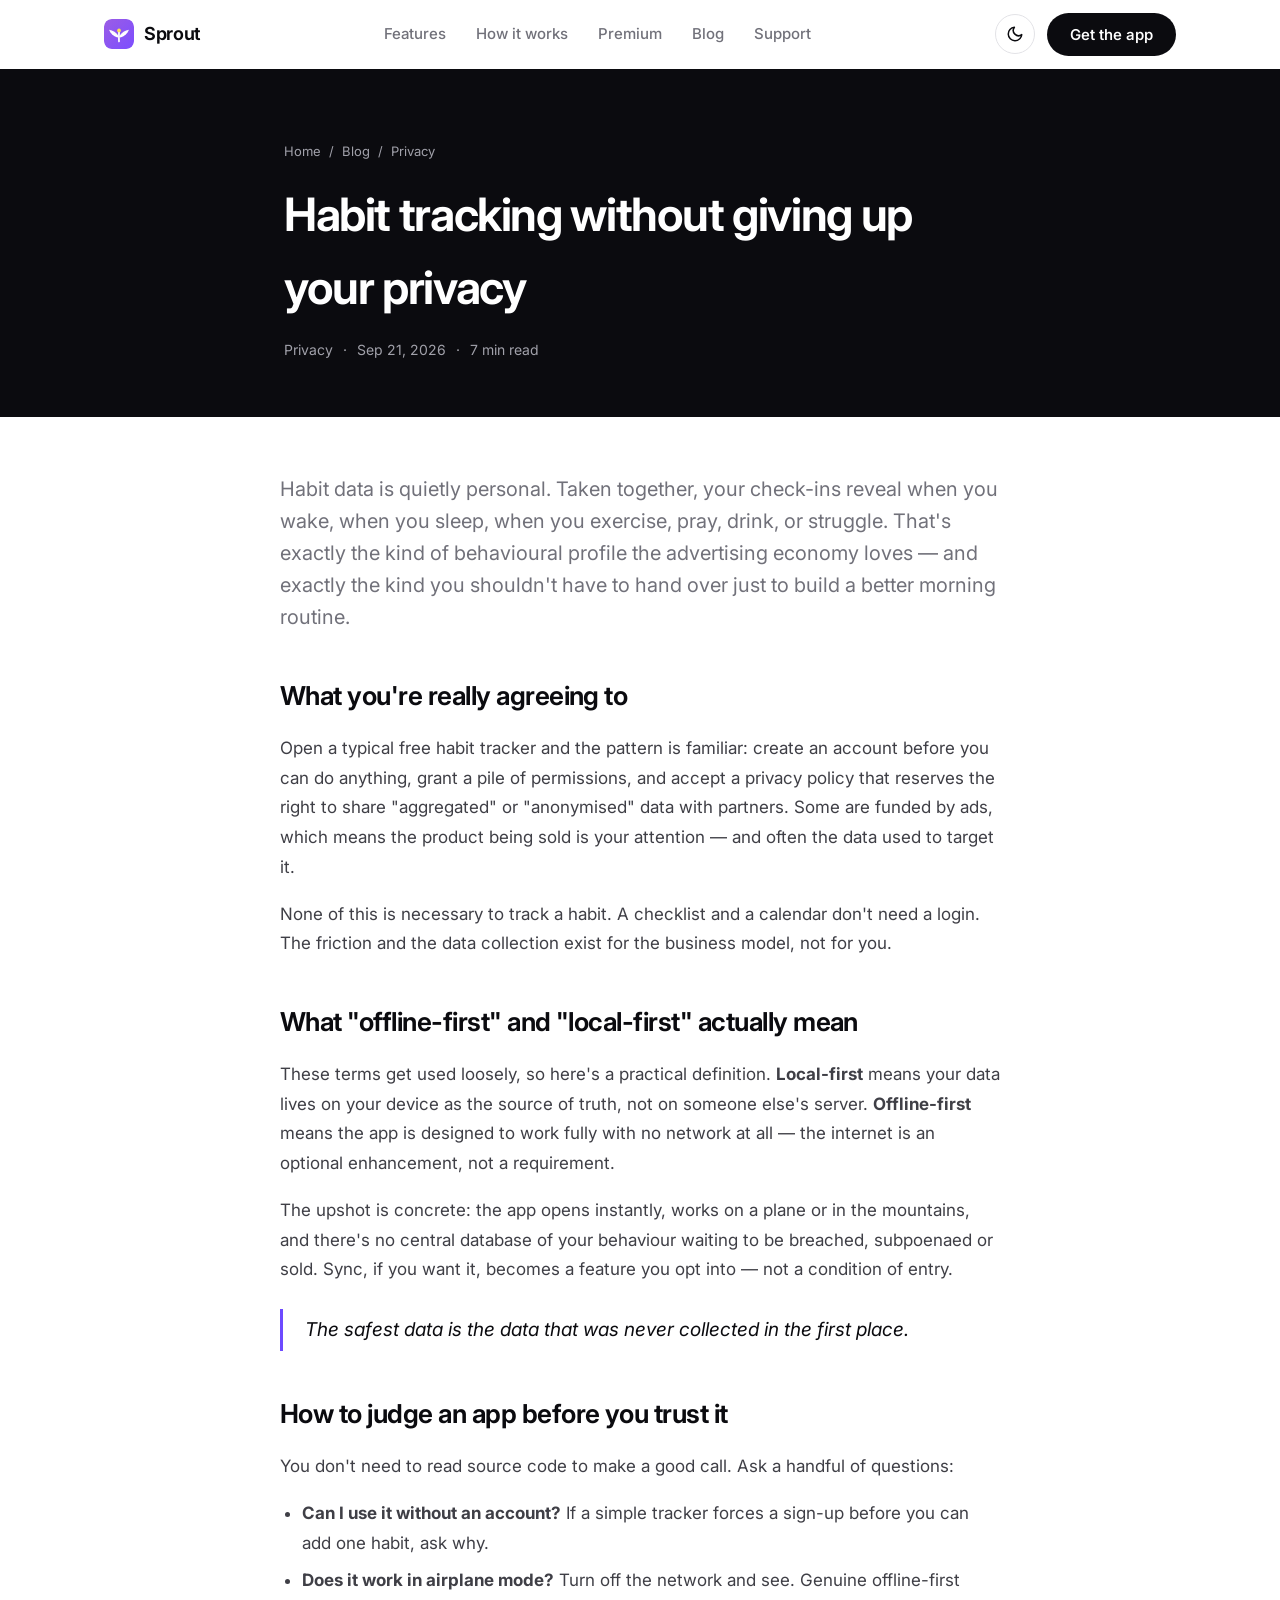
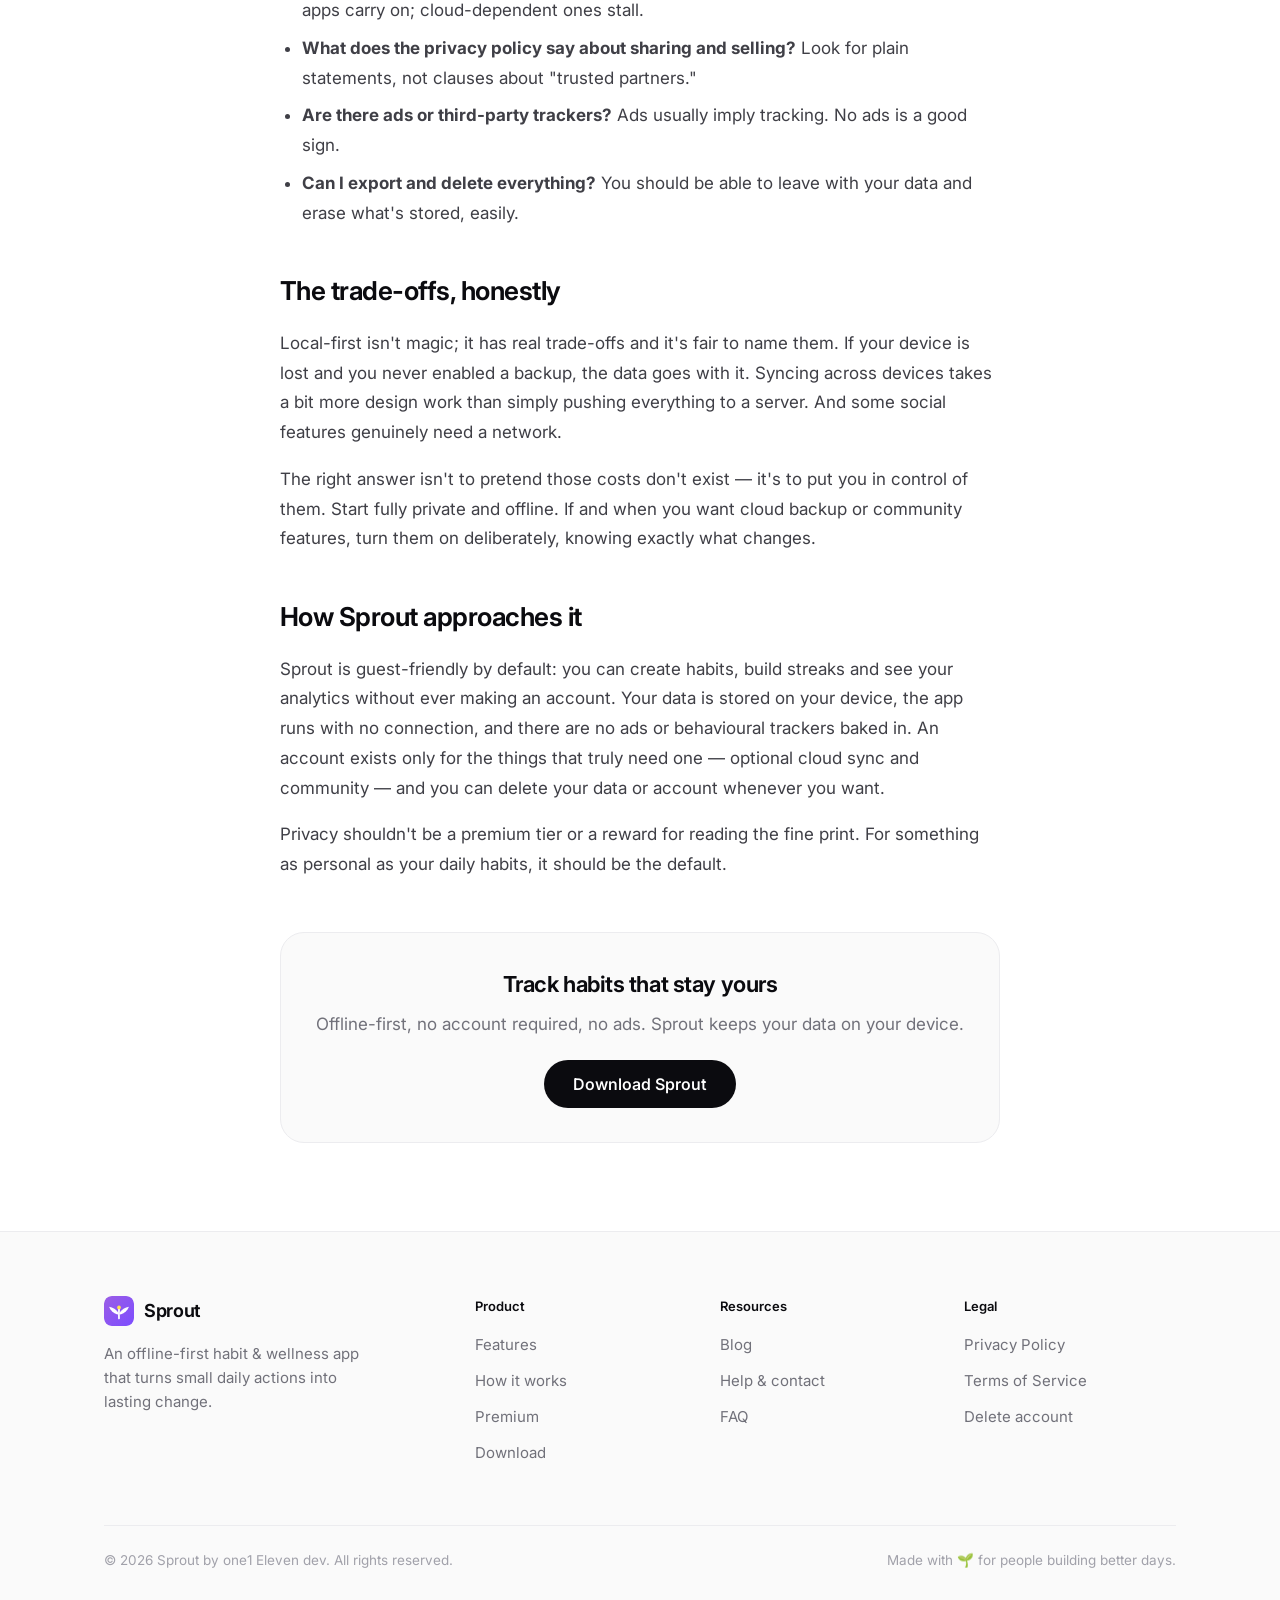
<file: blog/habit-tracking-without-giving-up-privacy/index.html>
<!DOCTYPE html>
<html lang="en">
<head>
<meta charset="UTF-8">
<meta name="viewport" content="width=device-width, initial-scale=1.0">
<script>
(function(){
  try{
    var t = localStorage.getItem('theme') || (window.matchMedia('(prefers-color-scheme: dark)').matches ? 'dark' : 'light');
    document.documentElement.setAttribute('data-theme', t);
  }catch(e){}
  function wire(){
    var btn = document.getElementById('themeToggle');
    if(!btn) return;
    btn.addEventListener('click', function(){
      var cur = document.documentElement.getAttribute('data-theme') === 'dark' ? 'dark' : 'light';
      var next = cur === 'dark' ? 'light' : 'dark';
      document.documentElement.setAttribute('data-theme', next);
      try{ localStorage.setItem('theme', next); }catch(e){}
      var m = document.querySelector('meta[name="theme-color"]');
      if(m) m.setAttribute('content', next === 'dark' ? '#0b0b0f' : '#ffffff');
    });
  }
  if(document.readyState === 'loading'){ document.addEventListener('DOMContentLoaded', wire); } else { wire(); }
})();
</script>
<title>Habit tracking without giving up your privacy · Sprout</title>
<meta name="description" content="Most habit apps want an account, your data and a slice of your attention. Here's why local-first matters and how to judge an app's privacy before you trust it.">
<meta name="robots" content="index, follow, max-image-preview:large">
<meta name="theme-color" content="#ffffff">
<link rel="canonical" href="https://sprout.princelabs.me/blog/habit-tracking-without-giving-up-privacy/">
<meta property="og:type" content="article">
<meta property="og:site_name" content="Sprout">
<meta property="og:url" content="https://sprout.princelabs.me/blog/habit-tracking-without-giving-up-privacy/">
<meta property="og:title" content="Habit tracking without giving up your privacy">
<meta property="og:description" content="Why local-first matters and how to judge a habit app's privacy before you trust it.">
<meta property="og:image" content="https://sprout.princelabs.me/assets/og-cover.png">
<meta name="twitter:card" content="summary_large_image">
<meta name="twitter:image" content="https://sprout.princelabs.me/assets/og-cover.png">
<link rel="icon" type="image/svg+xml" href="/assets/logo.svg">
<link rel="preconnect" href="https://fonts.googleapis.com">
<link rel="preconnect" href="https://fonts.gstatic.com" crossorigin>
<link href="https://fonts.googleapis.com/css2?family=Inter:wght@400;500;600;700&display=swap" rel="stylesheet">
<link rel="stylesheet" href="/styles.css">
<script type="application/ld+json">
{
  "@context": "https://schema.org",
  "@type": "BlogPosting",
  "headline": "Habit tracking without giving up your privacy",
  "description": "Why local-first matters and how to judge a habit app's privacy before you trust it.",
  "image": "https://sprout.princelabs.me/assets/og-cover.png",
  "datePublished": "2026-09-21",
  "dateModified": "2026-09-21",
  "author": { "@type": "Organization", "name": "The Sprout Team" },
  "publisher": { "@type": "Organization", "name": "one1 Eleven dev", "logo": { "@type": "ImageObject", "url": "https://sprout.princelabs.me/assets/logo.svg" } },
  "mainEntityOfPage": { "@type": "WebPage", "@id": "https://sprout.princelabs.me/blog/habit-tracking-without-giving-up-privacy/" }
}
</script>
<script type="application/ld+json">
{
  "@context": "https://schema.org",
  "@type": "BreadcrumbList",
  "itemListElement": [
    { "@type": "ListItem", "position": 1, "name": "Home", "item": "https://sprout.princelabs.me/" },
    { "@type": "ListItem", "position": 2, "name": "Blog", "item": "https://sprout.princelabs.me/blog/" },
    { "@type": "ListItem", "position": 3, "name": "Habit tracking without giving up your privacy", "item": "https://sprout.princelabs.me/blog/habit-tracking-without-giving-up-privacy/" }
  ]
}
</script>
</head>
<body>

<header class="site-header" id="siteHeader">
  <div class="wrap">
    <nav class="nav" id="nav">
      <a class="brand" href="/"><img class="logo" src="/assets/logo.svg" alt="Sprout logo"> Sprout</a>
      <div class="nav-links">
        <a href="/#features">Features</a>
        <a href="/#how">How it works</a>
        <a href="/#premium">Premium</a>
        <a href="/blog/">Blog</a>
        <a href="/support">Support</a>
      </div>
      <div class="nav-cta">
        <button class="theme-toggle" id="themeToggle" type="button" aria-label="Toggle dark mode" title="Toggle theme">
          <svg class="ico-moon" viewBox="0 0 24 24" fill="none" stroke="currentColor" stroke-width="2" stroke-linecap="round" stroke-linejoin="round" aria-hidden="true"><path d="M21 12.8A9 9 0 1 1 11.2 3a7 7 0 0 0 9.8 9.8z"/></svg>
        <svg class="ico-sun" viewBox="0 0 24 24" fill="none" stroke="currentColor" stroke-width="2" stroke-linecap="round" stroke-linejoin="round" aria-hidden="true"><circle cx="12" cy="12" r="4"/><path d="M12 2v2M12 20v2M4.9 4.9l1.4 1.4M17.7 17.7l1.4 1.4M2 12h2M20 12h2M4.9 19.1l1.4-1.4M17.7 6.3l1.4-1.4"/></svg>
        </button>
        <a href="/#download" class="btn btn-dark hide-mobile">Get the app</a>
        <button class="nav-toggle" id="navToggle" aria-label="Toggle menu"><span></span><span></span><span></span></button>
      </div>
    </nav>
  </div>
</header>

<header class="doc-hero">
  <div class="wrap narrow">
    <nav class="breadcrumb"><a href="/">Home</a> / <a href="/blog/">Blog</a> / <span>Privacy</span></nav>
    <h1>Habit tracking without giving up your privacy</h1>
    <div class="article-meta"><span>Privacy</span> · <span>Sep 21, 2026</span> · <span>7 min read</span></div>
  </div>
</header>

<main class="doc">
  <article class="article">
    <p class="lead">Habit data is quietly personal. Taken together, your check-ins reveal when you wake, when you sleep, when you exercise, pray, drink, or struggle. That's exactly the kind of behavioural profile the advertising economy loves — and exactly the kind you shouldn't have to hand over just to build a better morning routine.</p>

    <h2>What you're really agreeing to</h2>
    <p>Open a typical free habit tracker and the pattern is familiar: create an account before you can do anything, grant a pile of permissions, and accept a privacy policy that reserves the right to share "aggregated" or "anonymised" data with partners. Some are funded by ads, which means the product being sold is your attention — and often the data used to target it.</p>
    <p>None of this is necessary to track a habit. A checklist and a calendar don't need a login. The friction and the data collection exist for the business model, not for you.</p>

    <h2>What "offline-first" and "local-first" actually mean</h2>
    <p>These terms get used loosely, so here's a practical definition. <strong>Local-first</strong> means your data lives on your device as the source of truth, not on someone else's server. <strong>Offline-first</strong> means the app is designed to work fully with no network at all — the internet is an optional enhancement, not a requirement.</p>
    <p>The upshot is concrete: the app opens instantly, works on a plane or in the mountains, and there's no central database of your behaviour waiting to be breached, subpoenaed or sold. Sync, if you want it, becomes a feature you opt into — not a condition of entry.</p>
    <blockquote>The safest data is the data that was never collected in the first place.</blockquote>

    <h2>How to judge an app before you trust it</h2>
    <p>You don't need to read source code to make a good call. Ask a handful of questions:</p>
    <ul>
      <li><strong>Can I use it without an account?</strong> If a simple tracker forces a sign-up before you can add one habit, ask why.</li>
      <li><strong>Does it work in airplane mode?</strong> Turn off the network and see. Genuine offline-first apps carry on; cloud-dependent ones stall.</li>
      <li><strong>What does the privacy policy say about sharing and selling?</strong> Look for plain statements, not clauses about "trusted partners."</li>
      <li><strong>Are there ads or third-party trackers?</strong> Ads usually imply tracking. No ads is a good sign.</li>
      <li><strong>Can I export and delete everything?</strong> You should be able to leave with your data and erase what's stored, easily.</li>
    </ul>

    <h2>The trade-offs, honestly</h2>
    <p>Local-first isn't magic; it has real trade-offs and it's fair to name them. If your device is lost and you never enabled a backup, the data goes with it. Syncing across devices takes a bit more design work than simply pushing everything to a server. And some social features genuinely need a network.</p>
    <p>The right answer isn't to pretend those costs don't exist — it's to put you in control of them. Start fully private and offline. If and when you want cloud backup or community features, turn them on deliberately, knowing exactly what changes.</p>

    <h2>How Sprout approaches it</h2>
    <p>Sprout is guest-friendly by default: you can create habits, build streaks and see your analytics without ever making an account. Your data is stored on your device, the app runs with no connection, and there are no ads or behavioural trackers baked in. An account exists only for the things that truly need one — optional cloud sync and community — and you can delete your data or account whenever you want.</p>
    <p>Privacy shouldn't be a premium tier or a reward for reading the fine print. For something as personal as your daily habits, it should be the default.</p>

    <div class="article-cta">
      <h3>Track habits that stay yours</h3>
      <p>Offline-first, no account required, no ads. Sprout keeps your data on your device.</p>
      <a href="/#download" class="btn btn-dark btn-lg">Download Sprout</a>
    </div>
  </article>
</main>

<footer class="site-footer">
  <div class="wrap">
    <div class="footer-grid">
      <div>
        <a class="brand" href="/"><img class="logo" src="/assets/logo.svg" alt="Sprout logo" width="30" height="30"> Sprout</a>
        <p class="footer-about">An offline-first habit &amp; wellness app that turns small daily actions into lasting change.</p>
      </div>
      <div class="footer-col"><h4>Product</h4><a href="/#features">Features</a><a href="/#how">How it works</a><a href="/#premium">Premium</a><a href="/#download">Download</a></div>
      <div class="footer-col"><h4>Resources</h4><a href="/blog/">Blog</a><a href="/support">Help &amp; contact</a><a href="/#faq">FAQ</a></div>
      <div class="footer-col"><h4>Legal</h4><a href="/privacy">Privacy Policy</a><a href="/terms">Terms of Service</a><a href="/delete-account">Delete account</a></div>
    </div>
    <div class="footer-bottom">
      <span>© 2026 Sprout by one1 Eleven dev. All rights reserved.</span>
      <span>Made with 🌱 for people building better days.</span>
    </div>
  </div>
</footer>

<script>
  var nav=document.getElementById('nav'),toggle=document.getElementById('navToggle');
  if(toggle){toggle.addEventListener('click',function(){nav.classList.toggle('open');});}
</script>
</body>
</html>
</file>
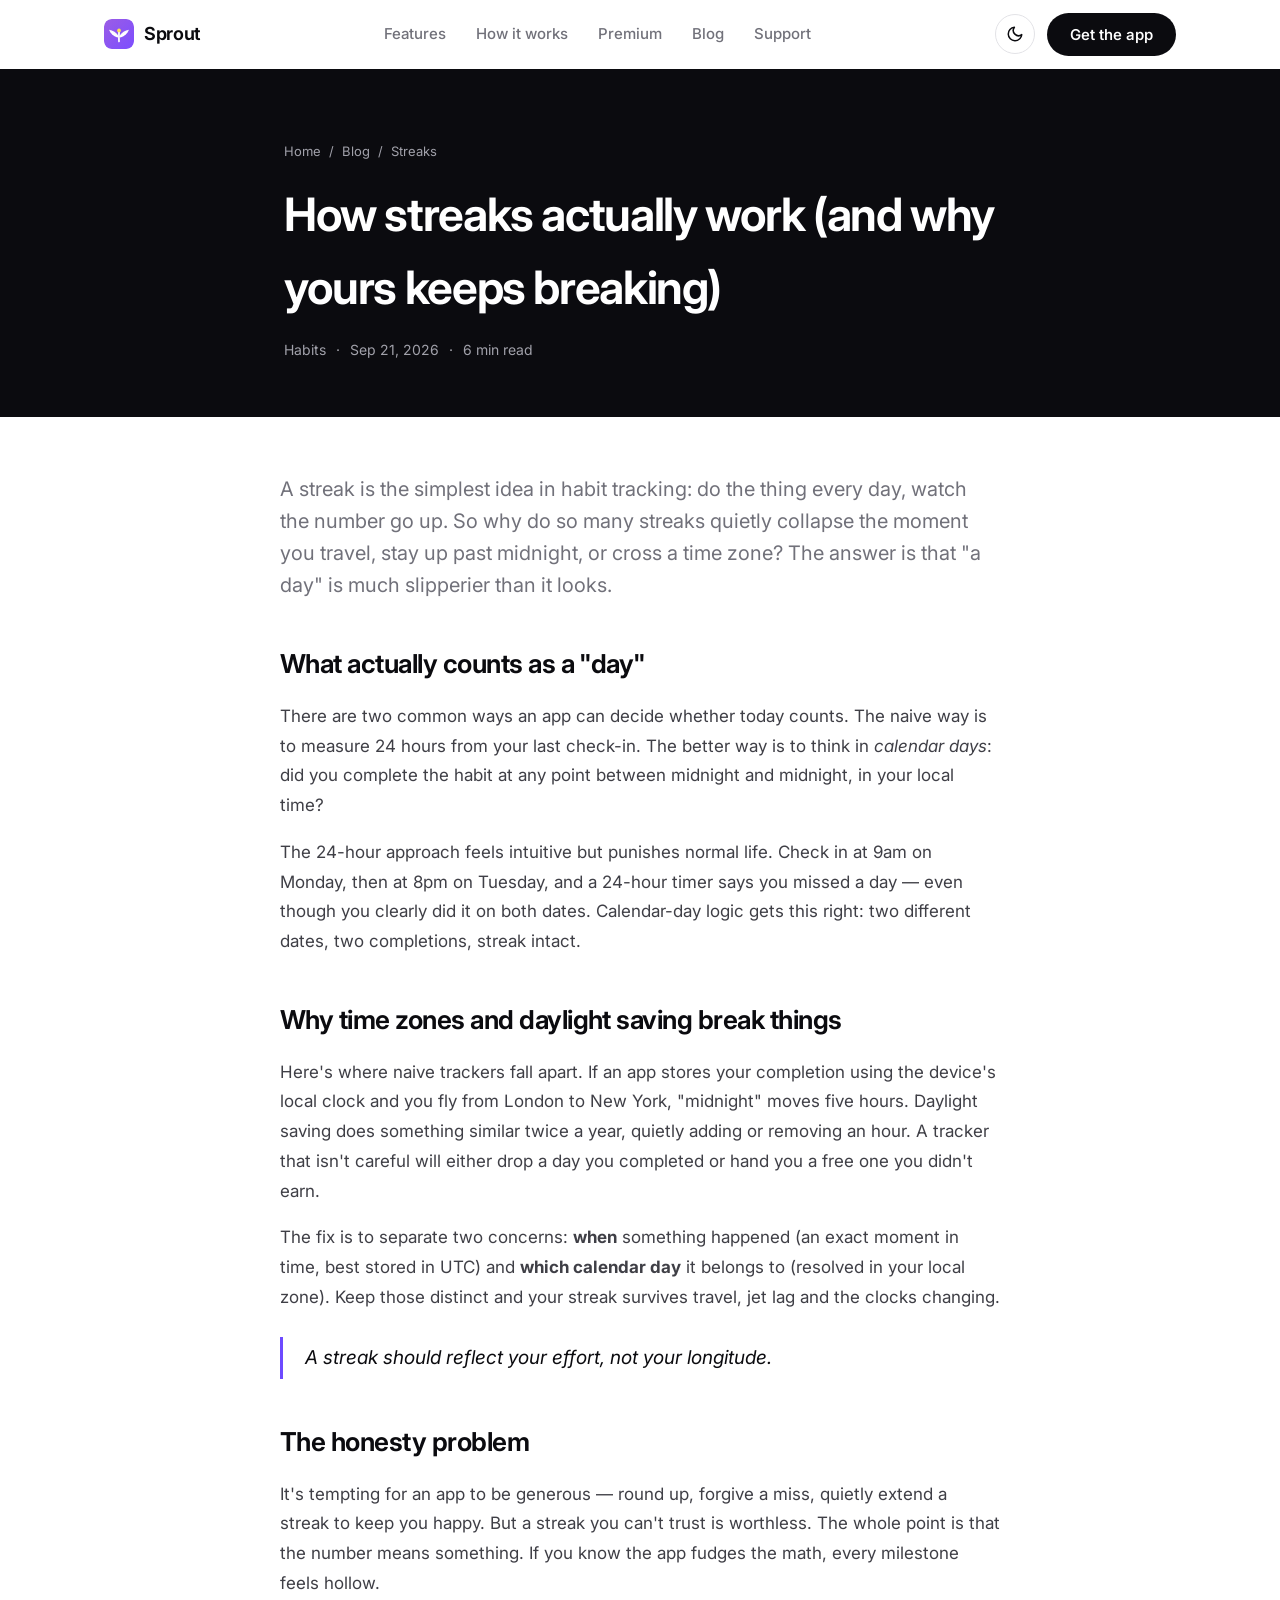
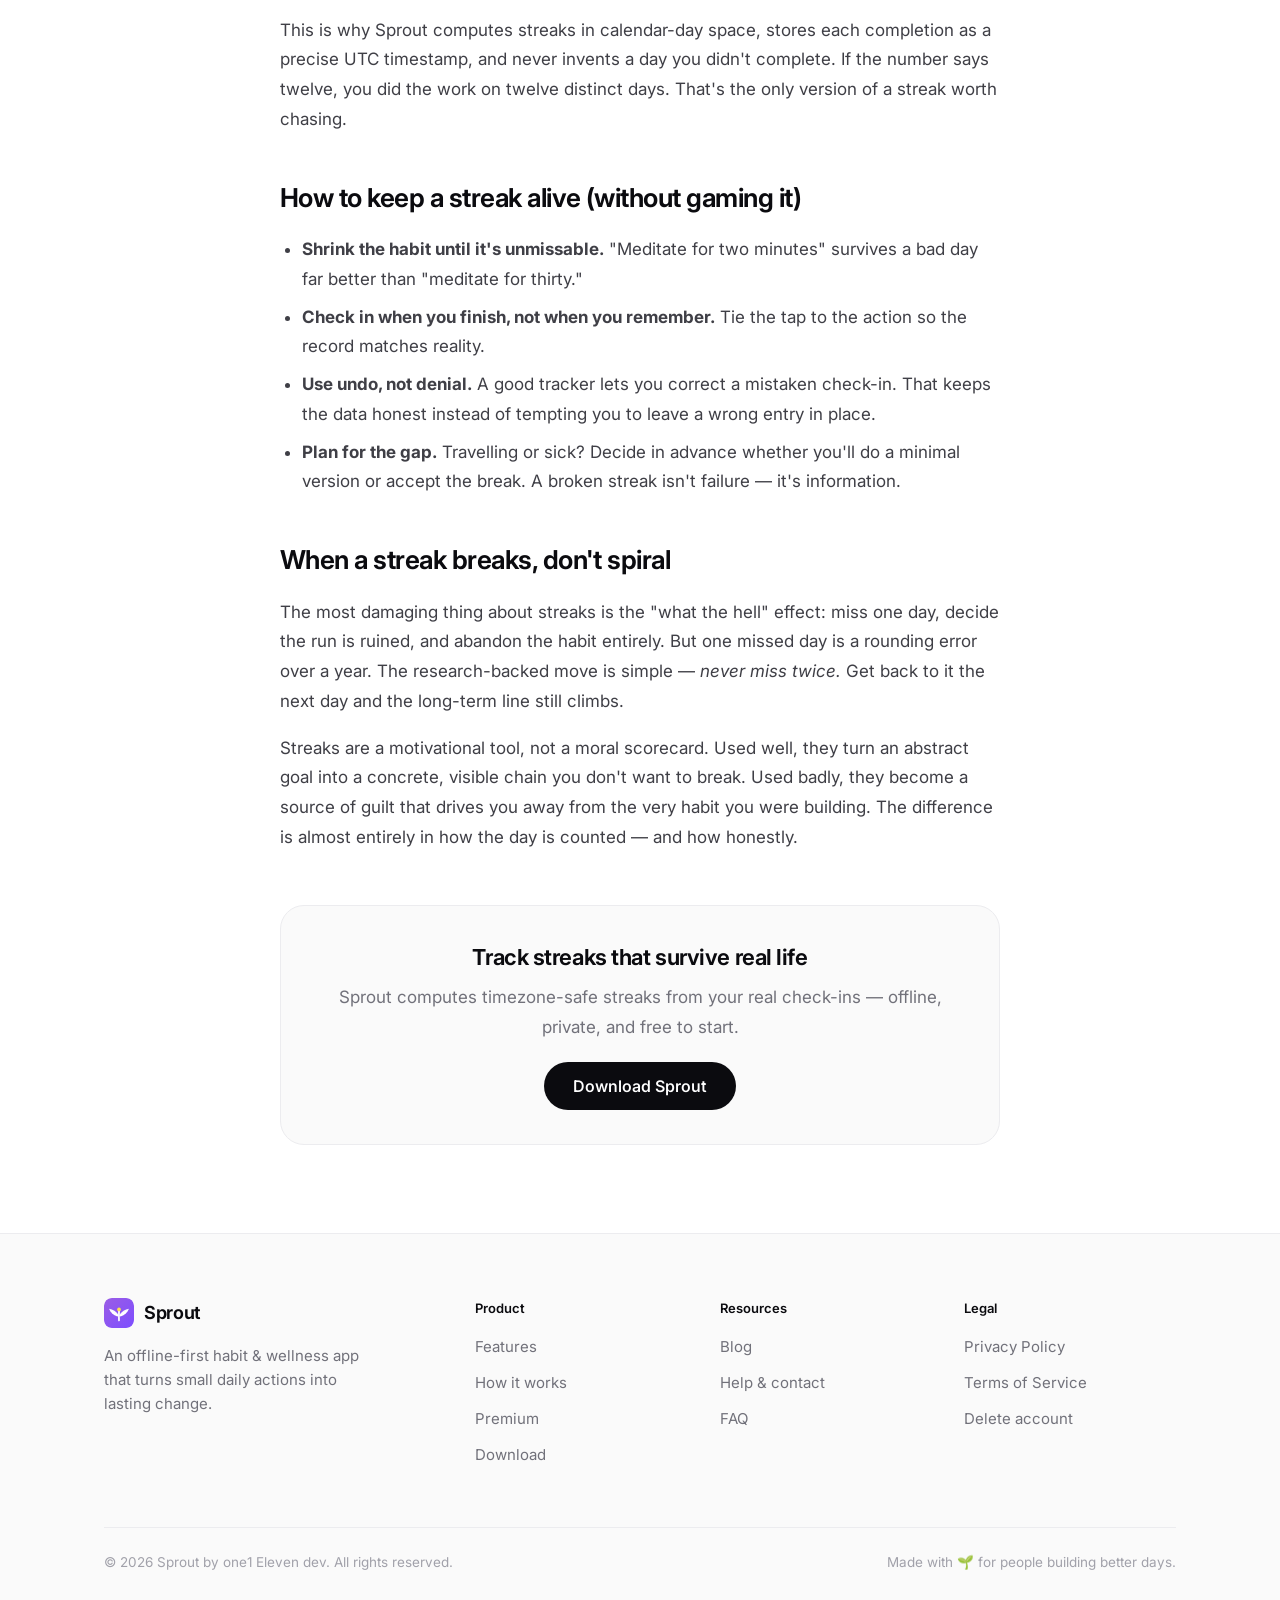
<file: blog/how-streaks-work/index.html>
<!DOCTYPE html>
<html lang="en">
<head>
<meta charset="UTF-8">
<meta name="viewport" content="width=device-width, initial-scale=1.0">
<script>
(function(){
  try{
    var t = localStorage.getItem('theme') || (window.matchMedia('(prefers-color-scheme: dark)').matches ? 'dark' : 'light');
    document.documentElement.setAttribute('data-theme', t);
  }catch(e){}
  function wire(){
    var btn = document.getElementById('themeToggle');
    if(!btn) return;
    btn.addEventListener('click', function(){
      var cur = document.documentElement.getAttribute('data-theme') === 'dark' ? 'dark' : 'light';
      var next = cur === 'dark' ? 'light' : 'dark';
      document.documentElement.setAttribute('data-theme', next);
      try{ localStorage.setItem('theme', next); }catch(e){}
      var m = document.querySelector('meta[name="theme-color"]');
      if(m) m.setAttribute('content', next === 'dark' ? '#0b0b0f' : '#ffffff');
    });
  }
  if(document.readyState === 'loading'){ document.addEventListener('DOMContentLoaded', wire); } else { wire(); }
})();
</script>
<title>How streaks actually work (and why yours keeps breaking) · Sprout</title>
<meta name="description" content="What really counts as a 'day' in a habit streak, why time zones and daylight saving break naive trackers, and how to keep a streak alive honestly.">
<meta name="robots" content="index, follow, max-image-preview:large">
<meta name="theme-color" content="#ffffff">
<link rel="canonical" href="https://sprout.princelabs.me/blog/how-streaks-work/">
<meta property="og:type" content="article">
<meta property="og:site_name" content="Sprout">
<meta property="og:url" content="https://sprout.princelabs.me/blog/how-streaks-work/">
<meta property="og:title" content="How streaks actually work (and why yours keeps breaking)">
<meta property="og:description" content="What really counts as a 'day', why time zones break naive trackers, and how to keep a streak alive honestly.">
<meta property="og:image" content="https://sprout.princelabs.me/assets/og-cover.png">
<meta name="twitter:card" content="summary_large_image">
<meta name="twitter:image" content="https://sprout.princelabs.me/assets/og-cover.png">
<link rel="icon" type="image/svg+xml" href="/assets/logo.svg">
<link rel="preconnect" href="https://fonts.googleapis.com">
<link rel="preconnect" href="https://fonts.gstatic.com" crossorigin>
<link href="https://fonts.googleapis.com/css2?family=Inter:wght@400;500;600;700&display=swap" rel="stylesheet">
<link rel="stylesheet" href="/styles.css">
<script type="application/ld+json">
{
  "@context": "https://schema.org",
  "@type": "BlogPosting",
  "headline": "How streaks actually work (and why yours keeps breaking)",
  "description": "What really counts as a 'day' in a habit streak, why time zones and daylight saving break naive trackers, and how to keep a streak alive honestly.",
  "image": "https://sprout.princelabs.me/assets/og-cover.png",
  "datePublished": "2026-09-21",
  "dateModified": "2026-09-21",
  "author": { "@type": "Organization", "name": "The Sprout Team" },
  "publisher": { "@type": "Organization", "name": "one1 Eleven dev", "logo": { "@type": "ImageObject", "url": "https://sprout.princelabs.me/assets/logo.svg" } },
  "mainEntityOfPage": { "@type": "WebPage", "@id": "https://sprout.princelabs.me/blog/how-streaks-work/" }
}
</script>
<script type="application/ld+json">
{
  "@context": "https://schema.org",
  "@type": "BreadcrumbList",
  "itemListElement": [
    { "@type": "ListItem", "position": 1, "name": "Home", "item": "https://sprout.princelabs.me/" },
    { "@type": "ListItem", "position": 2, "name": "Blog", "item": "https://sprout.princelabs.me/blog/" },
    { "@type": "ListItem", "position": 3, "name": "How streaks actually work", "item": "https://sprout.princelabs.me/blog/how-streaks-work/" }
  ]
}
</script>
</head>
<body>

<header class="site-header" id="siteHeader">
  <div class="wrap">
    <nav class="nav" id="nav">
      <a class="brand" href="/"><img class="logo" src="/assets/logo.svg" alt="Sprout logo"> Sprout</a>
      <div class="nav-links">
        <a href="/#features">Features</a>
        <a href="/#how">How it works</a>
        <a href="/#premium">Premium</a>
        <a href="/blog/">Blog</a>
        <a href="/support">Support</a>
      </div>
      <div class="nav-cta">
        <button class="theme-toggle" id="themeToggle" type="button" aria-label="Toggle dark mode" title="Toggle theme">
          <svg class="ico-moon" viewBox="0 0 24 24" fill="none" stroke="currentColor" stroke-width="2" stroke-linecap="round" stroke-linejoin="round" aria-hidden="true"><path d="M21 12.8A9 9 0 1 1 11.2 3a7 7 0 0 0 9.8 9.8z"/></svg>
        <svg class="ico-sun" viewBox="0 0 24 24" fill="none" stroke="currentColor" stroke-width="2" stroke-linecap="round" stroke-linejoin="round" aria-hidden="true"><circle cx="12" cy="12" r="4"/><path d="M12 2v2M12 20v2M4.9 4.9l1.4 1.4M17.7 17.7l1.4 1.4M2 12h2M20 12h2M4.9 19.1l1.4-1.4M17.7 6.3l1.4-1.4"/></svg>
        </button>
        <a href="/#download" class="btn btn-dark hide-mobile">Get the app</a>
        <button class="nav-toggle" id="navToggle" aria-label="Toggle menu"><span></span><span></span><span></span></button>
      </div>
    </nav>
  </div>
</header>

<header class="doc-hero">
  <div class="wrap narrow">
    <nav class="breadcrumb"><a href="/">Home</a> / <a href="/blog/">Blog</a> / <span>Streaks</span></nav>
    <h1>How streaks actually work (and why yours keeps breaking)</h1>
    <div class="article-meta"><span>Habits</span> · <span>Sep 21, 2026</span> · <span>6 min read</span></div>
  </div>
</header>

<main class="doc">
  <article class="article">
    <p class="lead">A streak is the simplest idea in habit tracking: do the thing every day, watch the number go up. So why do so many streaks quietly collapse the moment you travel, stay up past midnight, or cross a time zone? The answer is that "a day" is much slipperier than it looks.</p>

    <h2>What actually counts as a "day"</h2>
    <p>There are two common ways an app can decide whether today counts. The naive way is to measure 24 hours from your last check-in. The better way is to think in <em>calendar days</em>: did you complete the habit at any point between midnight and midnight, in your local time?</p>
    <p>The 24-hour approach feels intuitive but punishes normal life. Check in at 9am on Monday, then at 8pm on Tuesday, and a 24-hour timer says you missed a day — even though you clearly did it on both dates. Calendar-day logic gets this right: two different dates, two completions, streak intact.</p>

    <h2>Why time zones and daylight saving break things</h2>
    <p>Here's where naive trackers fall apart. If an app stores your completion using the device's local clock and you fly from London to New York, "midnight" moves five hours. Daylight saving does something similar twice a year, quietly adding or removing an hour. A tracker that isn't careful will either drop a day you completed or hand you a free one you didn't earn.</p>
    <p>The fix is to separate two concerns: <strong>when</strong> something happened (an exact moment in time, best stored in UTC) and <strong>which calendar day</strong> it belongs to (resolved in your local zone). Keep those distinct and your streak survives travel, jet lag and the clocks changing.</p>
    <blockquote>A streak should reflect your effort, not your longitude.</blockquote>

    <h2>The honesty problem</h2>
    <p>It's tempting for an app to be generous — round up, forgive a miss, quietly extend a streak to keep you happy. But a streak you can't trust is worthless. The whole point is that the number means something. If you know the app fudges the math, every milestone feels hollow.</p>
    <p>This is why Sprout computes streaks in calendar-day space, stores each completion as a precise UTC timestamp, and never invents a day you didn't complete. If the number says twelve, you did the work on twelve distinct days. That's the only version of a streak worth chasing.</p>

    <h2>How to keep a streak alive (without gaming it)</h2>
    <ul>
      <li><strong>Shrink the habit until it's unmissable.</strong> "Meditate for two minutes" survives a bad day far better than "meditate for thirty."</li>
      <li><strong>Check in when you finish, not when you remember.</strong> Tie the tap to the action so the record matches reality.</li>
      <li><strong>Use undo, not denial.</strong> A good tracker lets you correct a mistaken check-in. That keeps the data honest instead of tempting you to leave a wrong entry in place.</li>
      <li><strong>Plan for the gap.</strong> Travelling or sick? Decide in advance whether you'll do a minimal version or accept the break. A broken streak isn't failure — it's information.</li>
    </ul>

    <h2>When a streak breaks, don't spiral</h2>
    <p>The most damaging thing about streaks is the "what the hell" effect: miss one day, decide the run is ruined, and abandon the habit entirely. But one missed day is a rounding error over a year. The research-backed move is simple — <em>never miss twice.</em> Get back to it the next day and the long-term line still climbs.</p>
    <p>Streaks are a motivational tool, not a moral scorecard. Used well, they turn an abstract goal into a concrete, visible chain you don't want to break. Used badly, they become a source of guilt that drives you away from the very habit you were building. The difference is almost entirely in how the day is counted — and how honestly.</p>

    <div class="article-cta">
      <h3>Track streaks that survive real life</h3>
      <p>Sprout computes timezone-safe streaks from your real check-ins — offline, private, and free to start.</p>
      <a href="/#download" class="btn btn-dark btn-lg">Download Sprout</a>
    </div>
  </article>
</main>

<footer class="site-footer">
  <div class="wrap">
    <div class="footer-grid">
      <div>
        <a class="brand" href="/"><img class="logo" src="/assets/logo.svg" alt="Sprout logo" width="30" height="30"> Sprout</a>
        <p class="footer-about">An offline-first habit &amp; wellness app that turns small daily actions into lasting change.</p>
      </div>
      <div class="footer-col"><h4>Product</h4><a href="/#features">Features</a><a href="/#how">How it works</a><a href="/#premium">Premium</a><a href="/#download">Download</a></div>
      <div class="footer-col"><h4>Resources</h4><a href="/blog/">Blog</a><a href="/support">Help &amp; contact</a><a href="/#faq">FAQ</a></div>
      <div class="footer-col"><h4>Legal</h4><a href="/privacy">Privacy Policy</a><a href="/terms">Terms of Service</a><a href="/delete-account">Delete account</a></div>
    </div>
    <div class="footer-bottom">
      <span>© 2026 Sprout by one1 Eleven dev. All rights reserved.</span>
      <span>Made with 🌱 for people building better days.</span>
    </div>
  </div>
</footer>

<script>
  var nav=document.getElementById('nav'),toggle=document.getElementById('navToggle');
  if(toggle){toggle.addEventListener('click',function(){nav.classList.toggle('open');});}
</script>
</body>
</html>
</file>
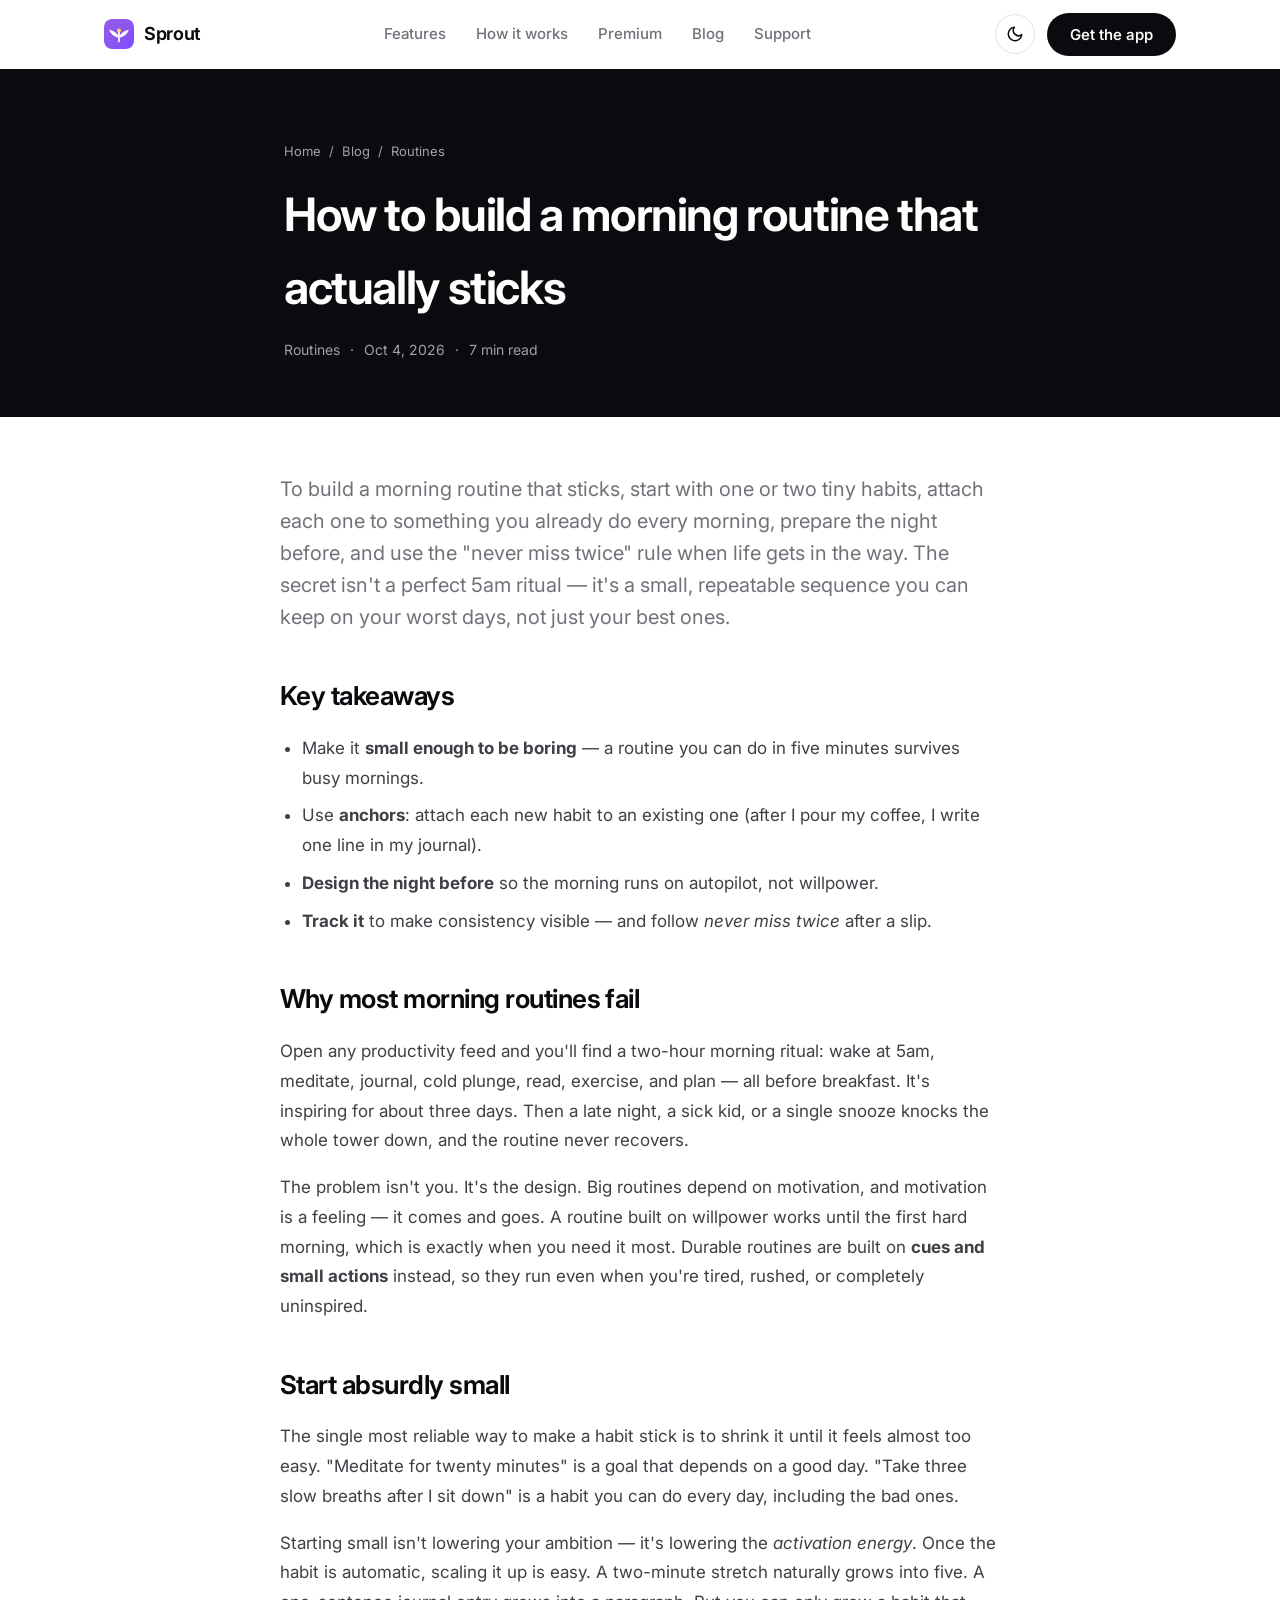
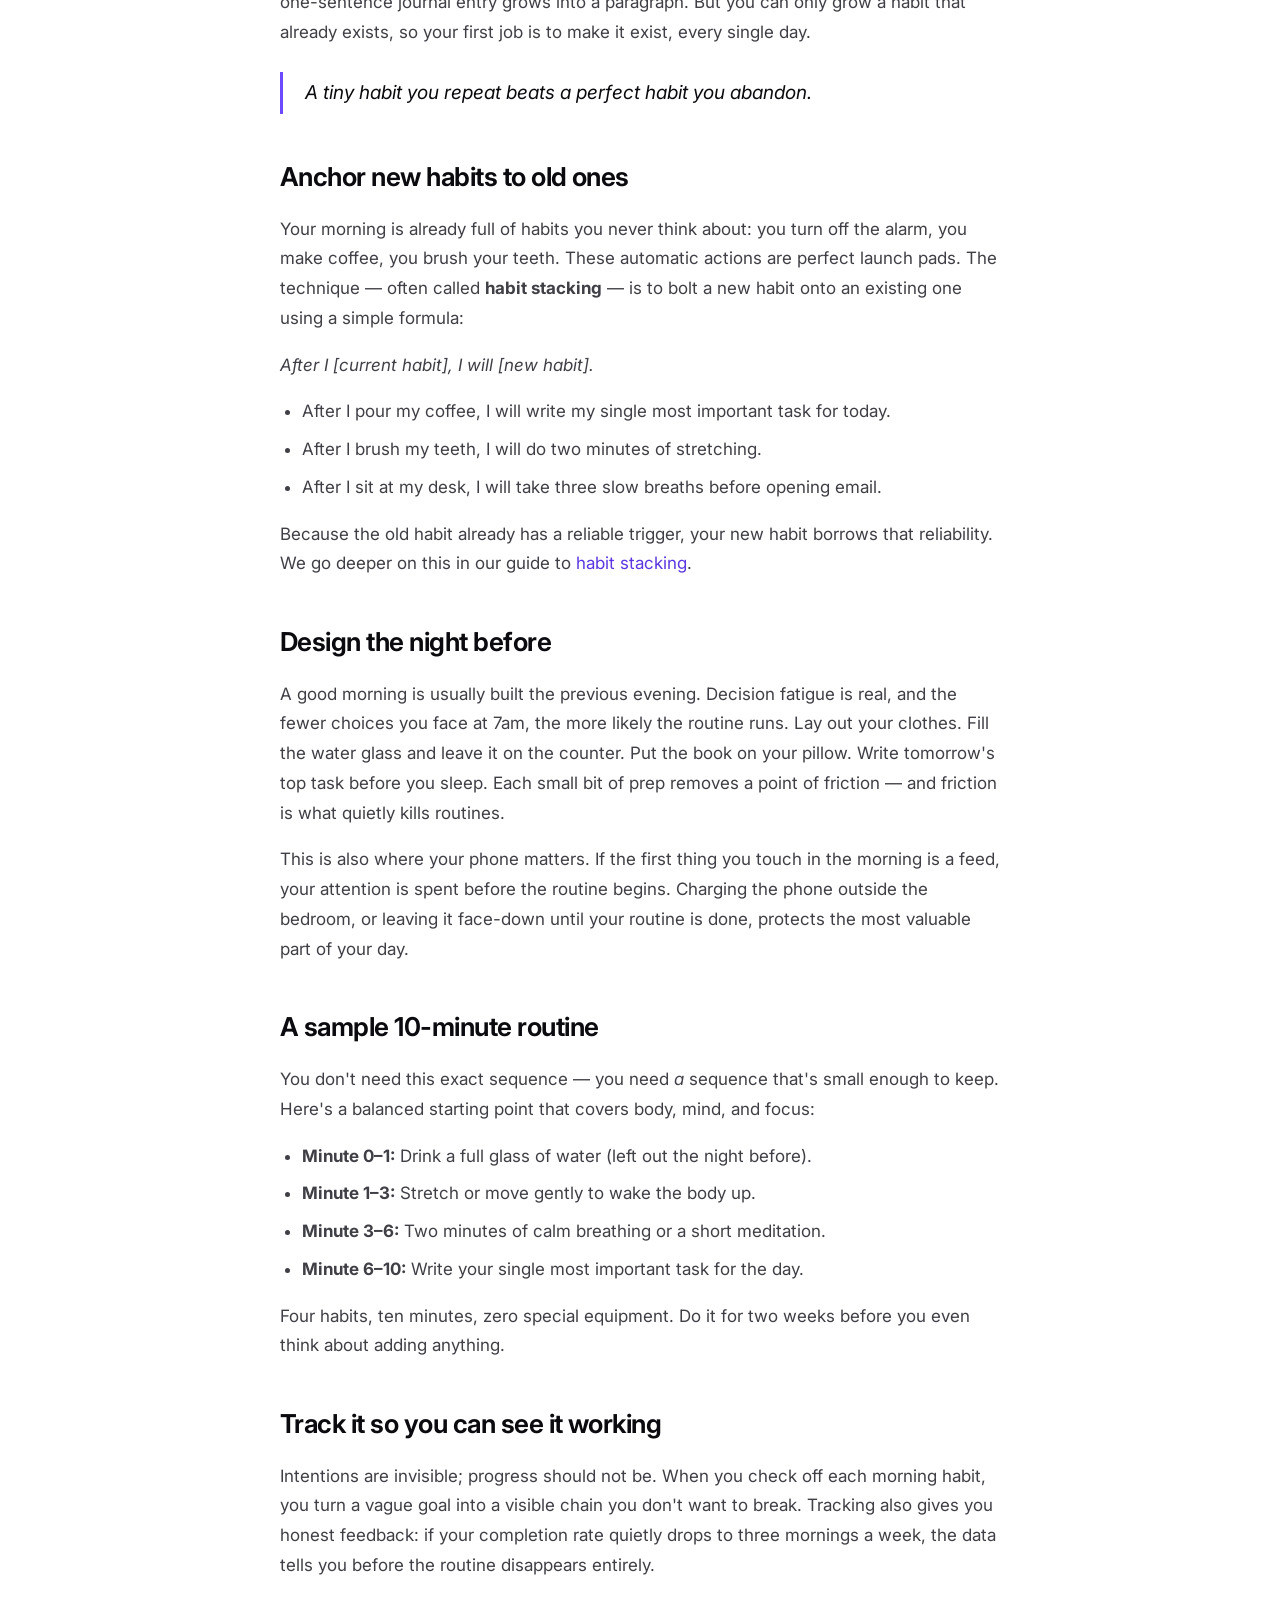
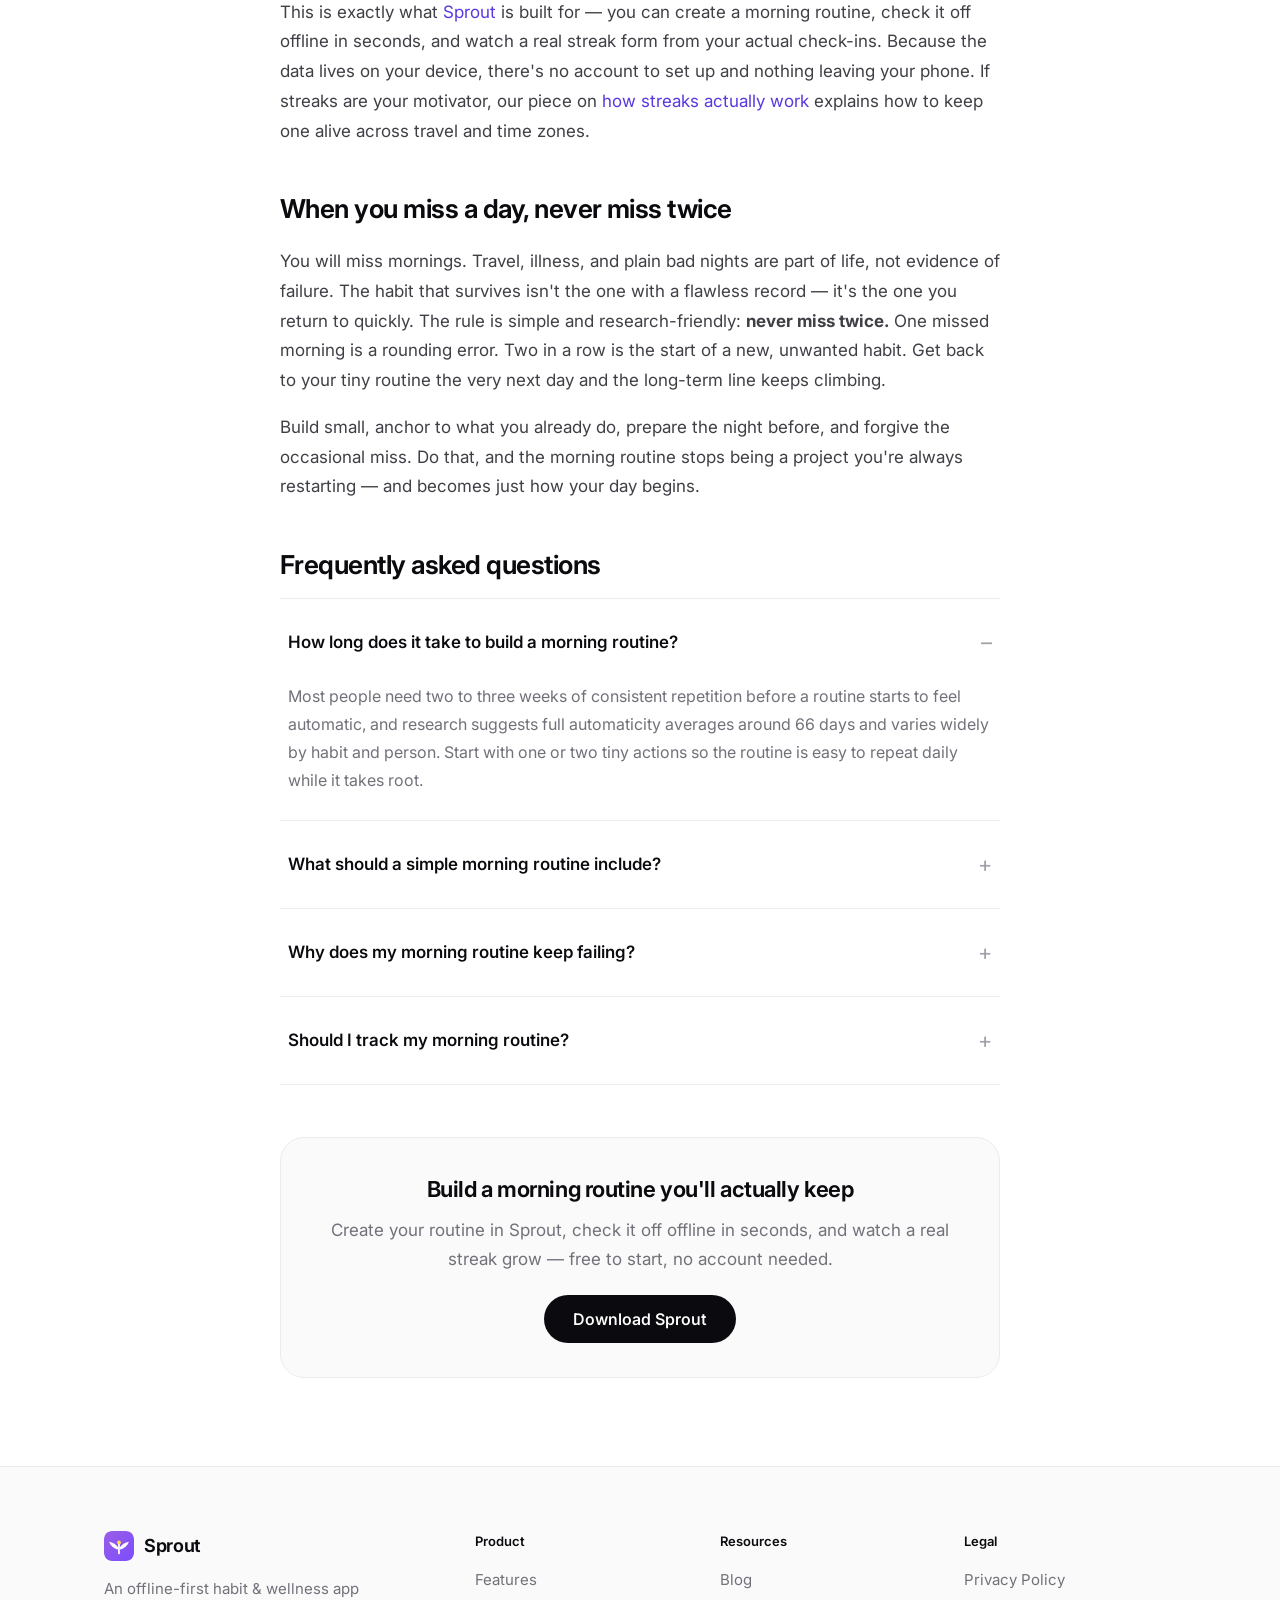
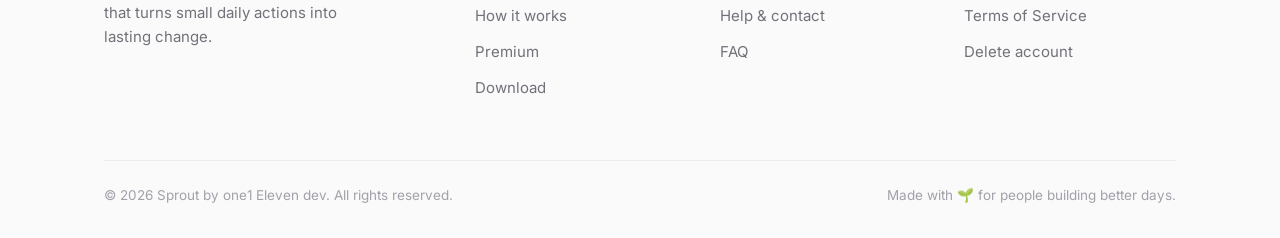
<file: blog/how-to-build-a-morning-routine/index.html>
<!DOCTYPE html>
<html lang="en">
<head>
<meta charset="UTF-8">
<meta name="viewport" content="width=device-width, initial-scale=1.0">
<script>
(function(){
  try{
    var t = localStorage.getItem('theme') || (window.matchMedia('(prefers-color-scheme: dark)').matches ? 'dark' : 'light');
    document.documentElement.setAttribute('data-theme', t);
  }catch(e){}
  function wire(){
    var btn = document.getElementById('themeToggle');
    if(!btn) return;
    btn.addEventListener('click', function(){
      var cur = document.documentElement.getAttribute('data-theme') === 'dark' ? 'dark' : 'light';
      var next = cur === 'dark' ? 'light' : 'dark';
      document.documentElement.setAttribute('data-theme', next);
      try{ localStorage.setItem('theme', next); }catch(e){}
      var m = document.querySelector('meta[name="theme-color"]');
      if(m) m.setAttribute('content', next === 'dark' ? '#0b0b0f' : '#ffffff');
    });
  }
  if(document.readyState === 'loading'){ document.addEventListener('DOMContentLoaded', wire); } else { wire(); }
})();
</script>
<title>How to build a morning routine that actually sticks · Sprout</title>
<meta name="description" content="A practical, science-backed guide to building a morning routine you'll actually keep: start tiny, anchor new habits to existing ones, design the night before, and recover fast when life gets in the way.">
<meta name="robots" content="index, follow, max-image-preview:large">
<meta name="theme-color" content="#ffffff">
<link rel="canonical" href="https://sprout.princelabs.me/blog/how-to-build-a-morning-routine/">
<meta property="og:type" content="article">
<meta property="og:site_name" content="Sprout">
<meta property="og:url" content="https://sprout.princelabs.me/blog/how-to-build-a-morning-routine/">
<meta property="og:title" content="How to build a morning routine that actually sticks">
<meta property="og:description" content="Start tiny, anchor to existing habits, design the night before, and recover fast. A practical guide to a morning routine you'll keep.">
<meta property="og:image" content="https://sprout.princelabs.me/assets/og-cover.png">
<meta name="twitter:card" content="summary_large_image">
<meta name="twitter:image" content="https://sprout.princelabs.me/assets/og-cover.png">
<link rel="icon" type="image/svg+xml" href="/assets/logo.svg">
<link rel="preconnect" href="https://fonts.googleapis.com">
<link rel="preconnect" href="https://fonts.gstatic.com" crossorigin>
<link href="https://fonts.googleapis.com/css2?family=Inter:wght@400;500;600;700&display=swap" rel="stylesheet">
<link rel="stylesheet" href="/styles.css">
<script type="application/ld+json">
{
  "@context": "https://schema.org",
  "@type": "BlogPosting",
  "headline": "How to build a morning routine that actually sticks",
  "description": "A practical, science-backed guide to building a morning routine you'll actually keep: start tiny, anchor new habits to existing ones, design the night before, and recover fast when life gets in the way.",
  "image": "https://sprout.princelabs.me/assets/og-cover.png",
  "datePublished": "2026-10-04",
  "dateModified": "2026-10-04",
  "author": { "@type": "Organization", "name": "The Sprout Team" },
  "publisher": { "@type": "Organization", "name": "one1 Eleven dev", "logo": { "@type": "ImageObject", "url": "https://sprout.princelabs.me/assets/logo.svg" } },
  "mainEntityOfPage": { "@type": "WebPage", "@id": "https://sprout.princelabs.me/blog/how-to-build-a-morning-routine/" },
  "keywords": "morning routine, how to build a morning routine, morning habits, routine that sticks, habit stacking, productivity"
}
</script>
<script type="application/ld+json">
{
  "@context": "https://schema.org",
  "@type": "BreadcrumbList",
  "itemListElement": [
    { "@type": "ListItem", "position": 1, "name": "Home", "item": "https://sprout.princelabs.me/" },
    { "@type": "ListItem", "position": 2, "name": "Blog", "item": "https://sprout.princelabs.me/blog/" },
    { "@type": "ListItem", "position": 3, "name": "How to build a morning routine", "item": "https://sprout.princelabs.me/blog/how-to-build-a-morning-routine/" }
  ]
}
</script>
<script type="application/ld+json">
{
  "@context": "https://schema.org",
  "@type": "FAQPage",
  "mainEntity": [
    {
      "@type": "Question",
      "name": "How long does it take to build a morning routine?",
      "acceptedAnswer": { "@type": "Answer", "text": "Most people need two to three weeks of consistent repetition before a morning routine starts to feel automatic, and research suggests full automaticity averages around 66 days and varies widely by habit and person. Start with one or two tiny actions so the routine is easy to repeat daily while it takes root." }
    },
    {
      "@type": "Question",
      "name": "What should a simple morning routine include?",
      "acceptedAnswer": { "@type": "Answer", "text": "A simple, sustainable morning routine includes one hydration habit, one movement habit, and one focus or planning habit. For example: drink a glass of water, stretch for two minutes, and write your single most important task for the day. Add more only once those stick." }
    },
    {
      "@type": "Question",
      "name": "Why does my morning routine keep failing?",
      "acceptedAnswer": { "@type": "Answer", "text": "Morning routines usually fail because they are too big, depend on willpower instead of cues, or collapse the first time you miss a day. Fix it by shrinking each habit, anchoring it to something you already do, preparing the night before, and following the never-miss-twice rule after a slip." }
    },
    {
      "@type": "Question",
      "name": "Should I track my morning routine?",
      "acceptedAnswer": { "@type": "Answer", "text": "Yes. Tracking turns an abstract intention into a visible chain and gives you honest feedback on your consistency. A simple habit tracker that works offline, like Sprout, lets you check off each morning habit and see your real completion rate without guesswork." }
    }
  ]
}
</script>
</head>
<body>

<header class="site-header" id="siteHeader">
  <div class="wrap">
    <nav class="nav" id="nav">
      <a class="brand" href="/"><img class="logo" src="/assets/logo.svg" alt="Sprout logo"> Sprout</a>
      <div class="nav-links">
        <a href="/#features">Features</a>
        <a href="/#how">How it works</a>
        <a href="/#premium">Premium</a>
        <a href="/blog/">Blog</a>
        <a href="/support">Support</a>
      </div>
      <div class="nav-cta">
        <button class="theme-toggle" id="themeToggle" type="button" aria-label="Toggle dark mode" title="Toggle theme">
          <svg class="ico-moon" viewBox="0 0 24 24" fill="none" stroke="currentColor" stroke-width="2" stroke-linecap="round" stroke-linejoin="round" aria-hidden="true"><path d="M21 12.8A9 9 0 1 1 11.2 3a7 7 0 0 0 9.8 9.8z"/></svg>
        <svg class="ico-sun" viewBox="0 0 24 24" fill="none" stroke="currentColor" stroke-width="2" stroke-linecap="round" stroke-linejoin="round" aria-hidden="true"><circle cx="12" cy="12" r="4"/><path d="M12 2v2M12 20v2M4.9 4.9l1.4 1.4M17.7 17.7l1.4 1.4M2 12h2M20 12h2M4.9 19.1l1.4-1.4M17.7 6.3l1.4-1.4"/></svg>
        </button>
        <a href="/#download" class="btn btn-dark hide-mobile">Get the app</a>
        <button class="nav-toggle" id="navToggle" aria-label="Toggle menu"><span></span><span></span><span></span></button>
      </div>
    </nav>
  </div>
</header>

<header class="doc-hero">
  <div class="wrap narrow">
    <nav class="breadcrumb"><a href="/">Home</a> / <a href="/blog/">Blog</a> / <span>Routines</span></nav>
    <h1>How to build a morning routine that actually sticks</h1>
    <div class="article-meta"><span>Routines</span> · <span>Oct 4, 2026</span> · <span>7 min read</span></div>
  </div>
</header>

<main class="doc">
  <article class="article">
    <p class="lead">To build a morning routine that sticks, start with one or two tiny habits, attach each one to something you already do every morning, prepare the night before, and use the "never miss twice" rule when life gets in the way. The secret isn't a perfect 5am ritual — it's a small, repeatable sequence you can keep on your worst days, not just your best ones.</p>

    <h2>Key takeaways</h2>
    <ul>
      <li>Make it <strong>small enough to be boring</strong> — a routine you can do in five minutes survives busy mornings.</li>
      <li>Use <strong>anchors</strong>: attach each new habit to an existing one (after I pour my coffee, I write one line in my journal).</li>
      <li><strong>Design the night before</strong> so the morning runs on autopilot, not willpower.</li>
      <li><strong>Track it</strong> to make consistency visible — and follow <em>never miss twice</em> after a slip.</li>
    </ul>

    <h2>Why most morning routines fail</h2>
    <p>Open any productivity feed and you'll find a two-hour morning ritual: wake at 5am, meditate, journal, cold plunge, read, exercise, and plan — all before breakfast. It's inspiring for about three days. Then a late night, a sick kid, or a single snooze knocks the whole tower down, and the routine never recovers.</p>
    <p>The problem isn't you. It's the design. Big routines depend on motivation, and motivation is a feeling — it comes and goes. A routine built on willpower works until the first hard morning, which is exactly when you need it most. Durable routines are built on <strong>cues and small actions</strong> instead, so they run even when you're tired, rushed, or completely uninspired.</p>

    <h2>Start absurdly small</h2>
    <p>The single most reliable way to make a habit stick is to shrink it until it feels almost too easy. "Meditate for twenty minutes" is a goal that depends on a good day. "Take three slow breaths after I sit down" is a habit you can do every day, including the bad ones.</p>
    <p>Starting small isn't lowering your ambition — it's lowering the <em>activation energy</em>. Once the habit is automatic, scaling it up is easy. A two-minute stretch naturally grows into five. A one-sentence journal entry grows into a paragraph. But you can only grow a habit that already exists, so your first job is to make it exist, every single day.</p>
    <blockquote>A tiny habit you repeat beats a perfect habit you abandon.</blockquote>

    <h2>Anchor new habits to old ones</h2>
    <p>Your morning is already full of habits you never think about: you turn off the alarm, you make coffee, you brush your teeth. These automatic actions are perfect launch pads. The technique — often called <strong>habit stacking</strong> — is to bolt a new habit onto an existing one using a simple formula:</p>
    <p><em>After I [current habit], I will [new habit].</em></p>
    <ul>
      <li>After I pour my coffee, I will write my single most important task for today.</li>
      <li>After I brush my teeth, I will do two minutes of stretching.</li>
      <li>After I sit at my desk, I will take three slow breaths before opening email.</li>
    </ul>
    <p>Because the old habit already has a reliable trigger, your new habit borrows that reliability. We go deeper on this in our guide to <a href="/blog/habit-stacking-guide/">habit stacking</a>.</p>

    <h2>Design the night before</h2>
    <p>A good morning is usually built the previous evening. Decision fatigue is real, and the fewer choices you face at 7am, the more likely the routine runs. Lay out your clothes. Fill the water glass and leave it on the counter. Put the book on your pillow. Write tomorrow's top task before you sleep. Each small bit of prep removes a point of friction — and friction is what quietly kills routines.</p>
    <p>This is also where your phone matters. If the first thing you touch in the morning is a feed, your attention is spent before the routine begins. Charging the phone outside the bedroom, or leaving it face-down until your routine is done, protects the most valuable part of your day.</p>

    <h2>A sample 10-minute routine</h2>
    <p>You don't need this exact sequence — you need <em>a</em> sequence that's small enough to keep. Here's a balanced starting point that covers body, mind, and focus:</p>
    <ul>
      <li><strong>Minute 0–1:</strong> Drink a full glass of water (left out the night before).</li>
      <li><strong>Minute 1–3:</strong> Stretch or move gently to wake the body up.</li>
      <li><strong>Minute 3–6:</strong> Two minutes of calm breathing or a short meditation.</li>
      <li><strong>Minute 6–10:</strong> Write your single most important task for the day.</li>
    </ul>
    <p>Four habits, ten minutes, zero special equipment. Do it for two weeks before you even think about adding anything.</p>

    <h2>Track it so you can see it working</h2>
    <p>Intentions are invisible; progress should not be. When you check off each morning habit, you turn a vague goal into a visible chain you don't want to break. Tracking also gives you honest feedback: if your completion rate quietly drops to three mornings a week, the data tells you before the routine disappears entirely.</p>
    <p>This is exactly what <a href="/">Sprout</a> is built for — you can create a morning routine, check it off offline in seconds, and watch a real streak form from your actual check-ins. Because the data lives on your device, there's no account to set up and nothing leaving your phone. If streaks are your motivator, our piece on <a href="/blog/how-streaks-work/">how streaks actually work</a> explains how to keep one alive across travel and time zones.</p>

    <h2>When you miss a day, never miss twice</h2>
    <p>You will miss mornings. Travel, illness, and plain bad nights are part of life, not evidence of failure. The habit that survives isn't the one with a flawless record — it's the one you return to quickly. The rule is simple and research-friendly: <strong>never miss twice.</strong> One missed morning is a rounding error. Two in a row is the start of a new, unwanted habit. Get back to your tiny routine the very next day and the long-term line keeps climbing.</p>
    <p>Build small, anchor to what you already do, prepare the night before, and forgive the occasional miss. Do that, and the morning routine stops being a project you're always restarting — and becomes just how your day begins.</p>

    <h2>Frequently asked questions</h2>
    <div class="faq">
      <details class="qa" open>
        <summary>How long does it take to build a morning routine?</summary>
        <p>Most people need two to three weeks of consistent repetition before a routine starts to feel automatic, and research suggests full automaticity averages around 66 days and varies widely by habit and person. Start with one or two tiny actions so the routine is easy to repeat daily while it takes root.</p>
      </details>
      <details class="qa">
        <summary>What should a simple morning routine include?</summary>
        <p>A simple, sustainable routine includes one hydration habit, one movement habit, and one focus or planning habit — for example, drink water, stretch for two minutes, and write your single most important task. Add more only once those stick.</p>
      </details>
      <details class="qa">
        <summary>Why does my morning routine keep failing?</summary>
        <p>Usually because it's too big, depends on willpower instead of cues, or collapses the first time you miss a day. Fix it by shrinking each habit, anchoring it to something you already do, preparing the night before, and following the never-miss-twice rule after a slip.</p>
      </details>
      <details class="qa">
        <summary>Should I track my morning routine?</summary>
        <p>Yes. Tracking turns an abstract intention into a visible chain and gives you honest feedback on your consistency. A simple, offline habit tracker like Sprout lets you check off each morning habit and see your real completion rate without guesswork.</p>
      </details>
    </div>

    <div class="article-cta">
      <h3>Build a morning routine you'll actually keep</h3>
      <p>Create your routine in Sprout, check it off offline in seconds, and watch a real streak grow — free to start, no account needed.</p>
      <a href="/#download" class="btn btn-dark btn-lg">Download Sprout</a>
    </div>
  </article>
</main>

<footer class="site-footer">
  <div class="wrap">
    <div class="footer-grid">
      <div>
        <a class="brand" href="/"><img class="logo" src="/assets/logo.svg" alt="Sprout logo" width="30" height="30"> Sprout</a>
        <p class="footer-about">An offline-first habit &amp; wellness app that turns small daily actions into lasting change.</p>
      </div>
      <div class="footer-col"><h4>Product</h4><a href="/#features">Features</a><a href="/#how">How it works</a><a href="/#premium">Premium</a><a href="/#download">Download</a></div>
      <div class="footer-col"><h4>Resources</h4><a href="/blog/">Blog</a><a href="/support">Help &amp; contact</a><a href="/#faq">FAQ</a></div>
      <div class="footer-col"><h4>Legal</h4><a href="/privacy">Privacy Policy</a><a href="/terms">Terms of Service</a><a href="/delete-account">Delete account</a></div>
    </div>
    <div class="footer-bottom">
      <span>© 2026 Sprout by one1 Eleven dev. All rights reserved.</span>
      <span>Made with 🌱 for people building better days.</span>
    </div>
  </div>
</footer>

<script>
  var nav=document.getElementById('nav'),toggle=document.getElementById('navToggle');
  if(toggle){toggle.addEventListener('click',function(){nav.classList.toggle('open');});}
</script>
</body>
</html>
</file>
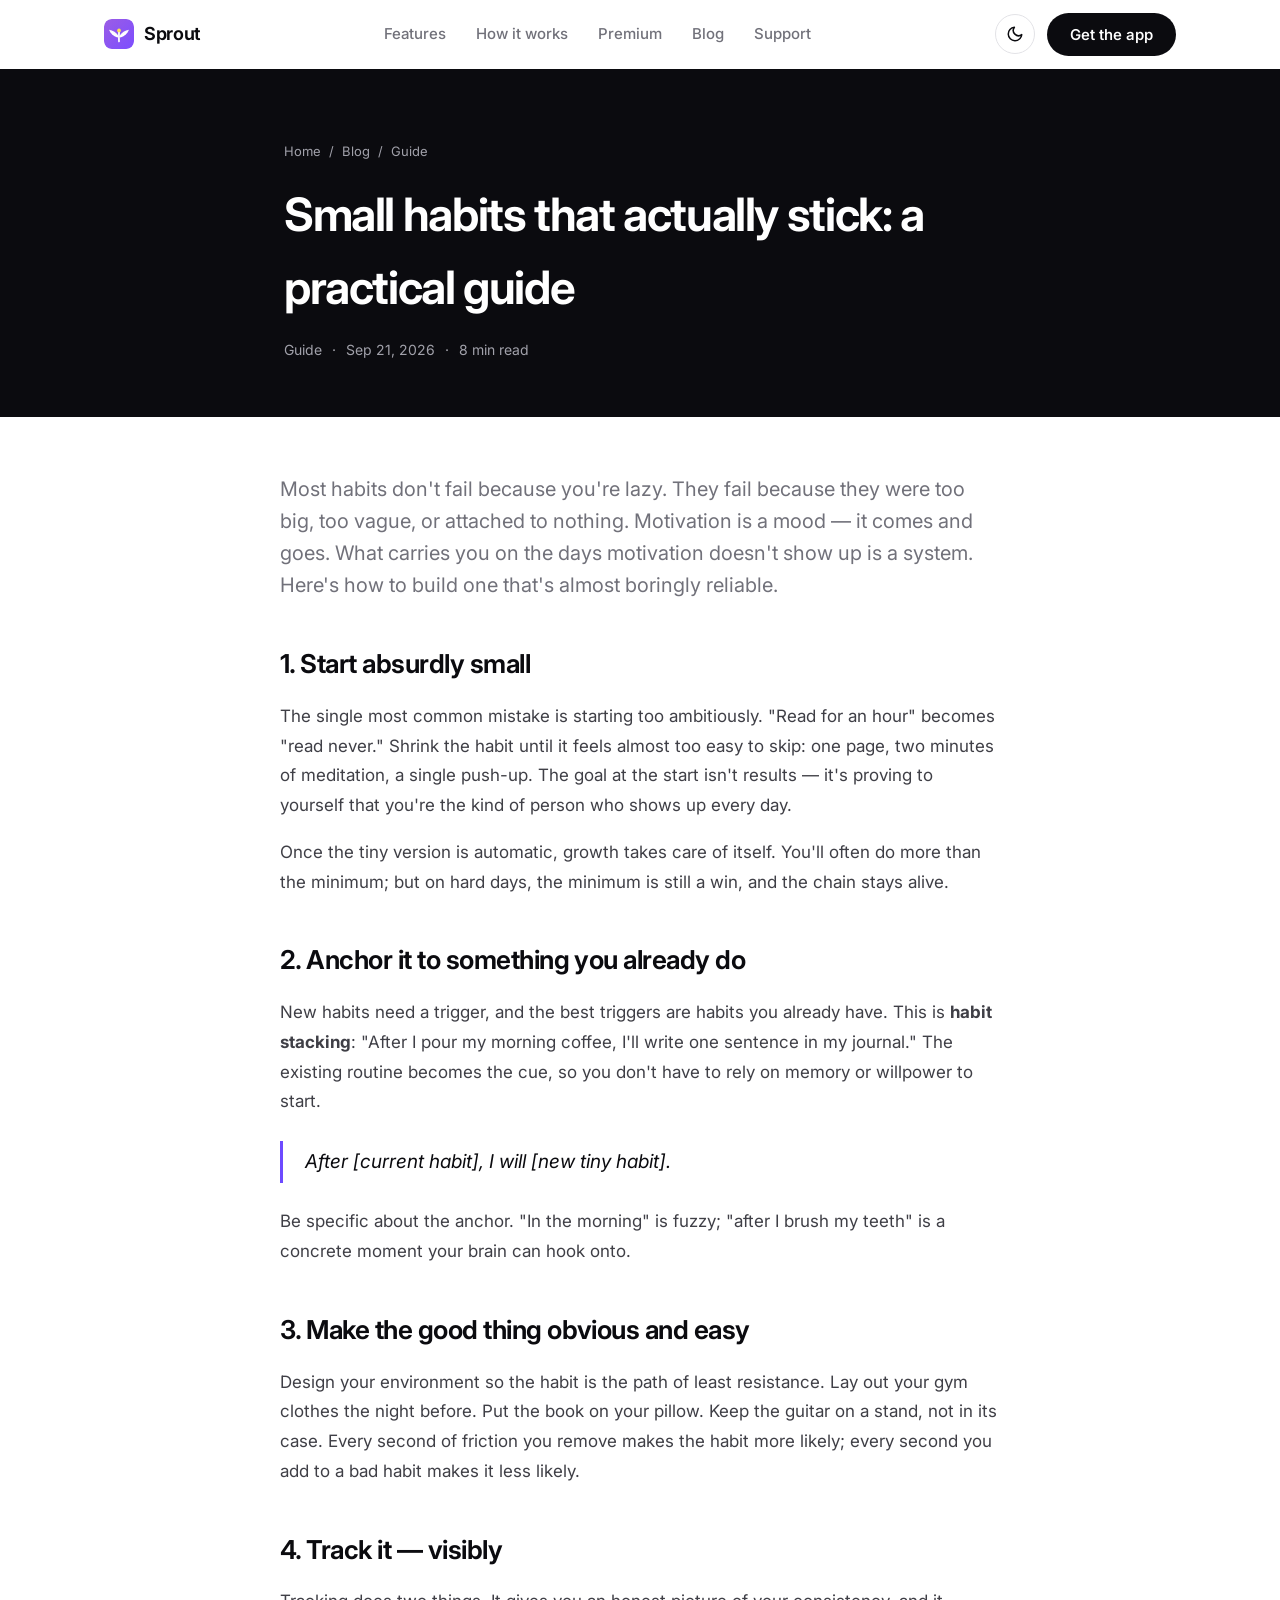
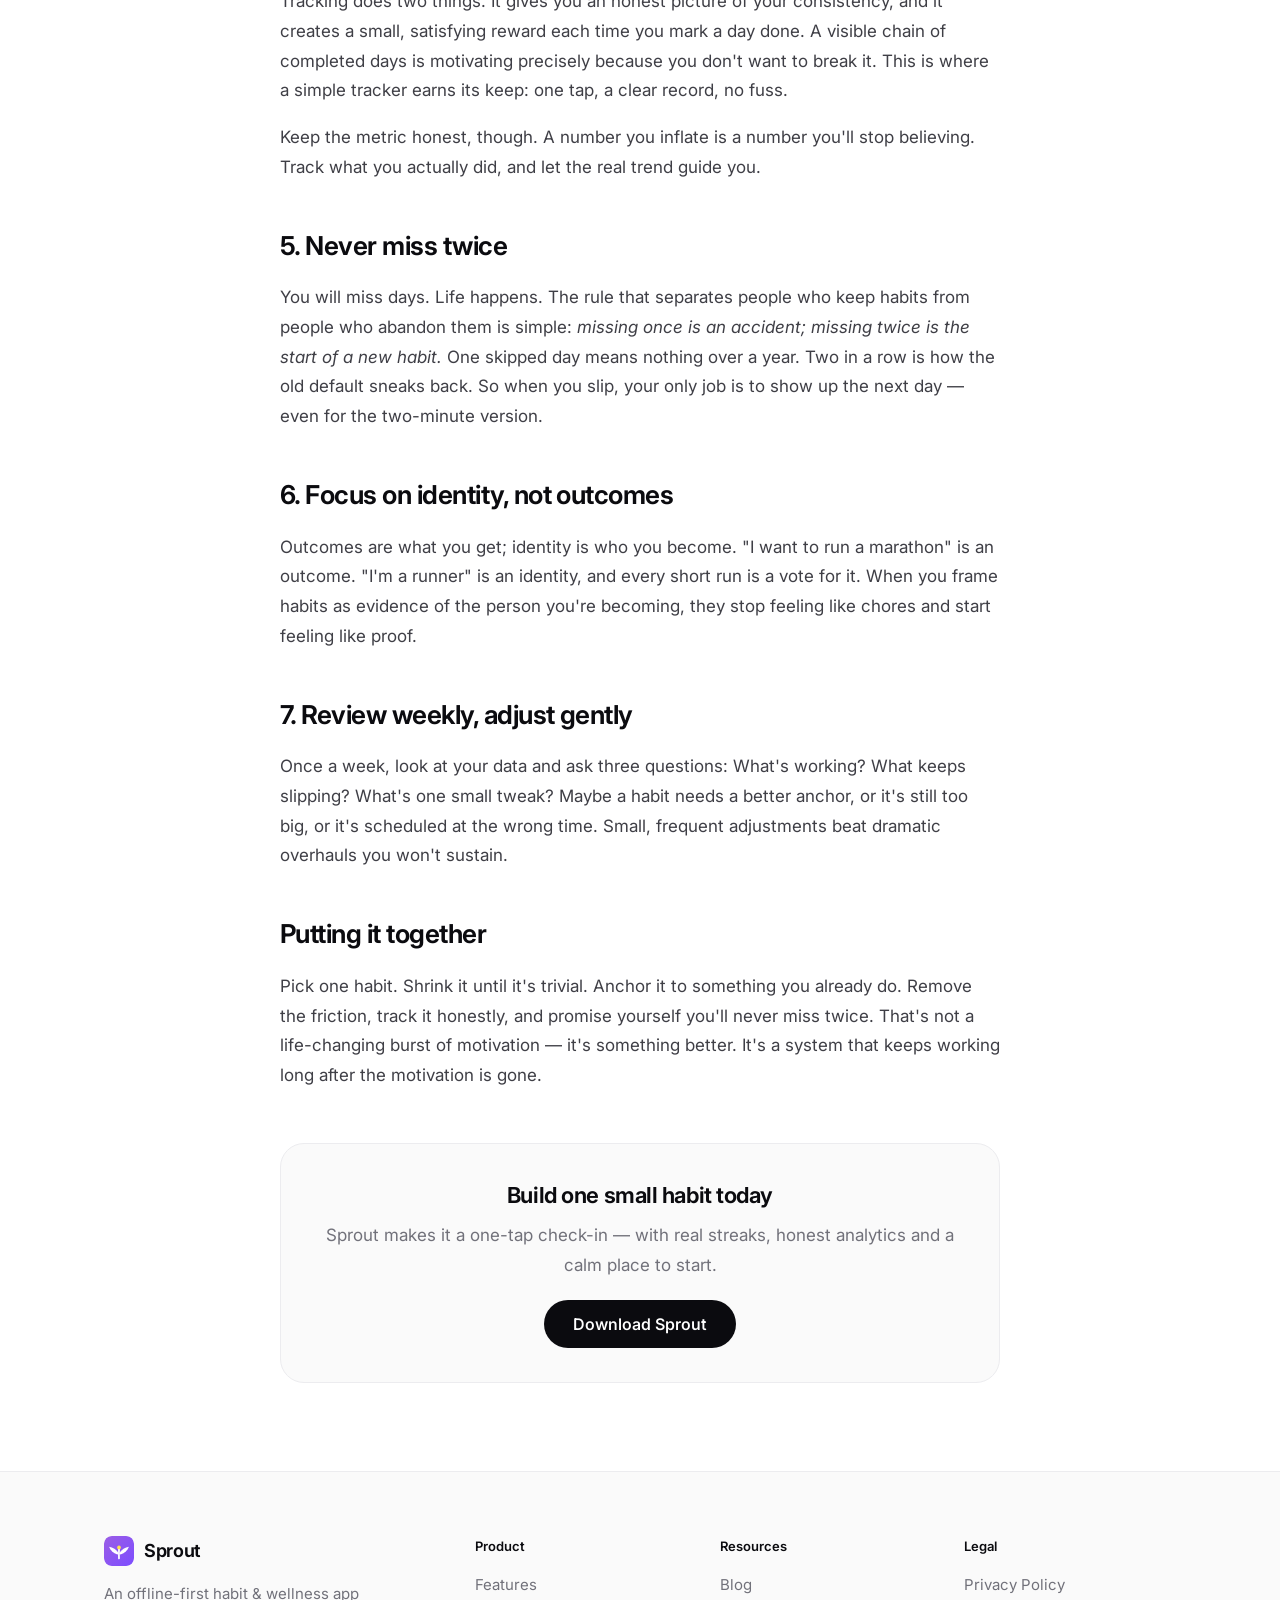
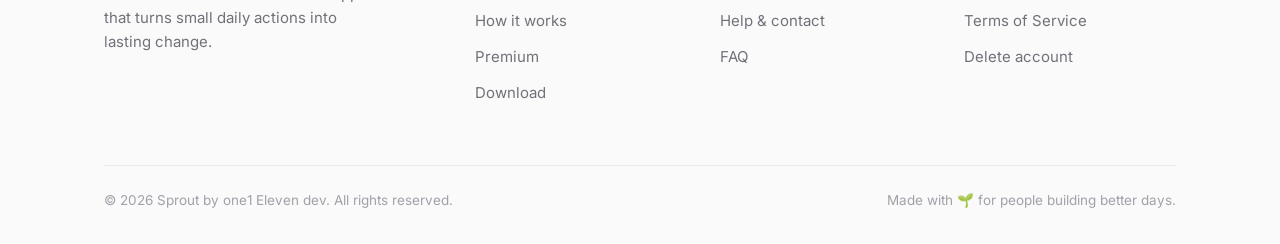
<file: blog/small-habits-that-actually-stick/index.html>
<!DOCTYPE html>
<html lang="en">
<head>
<meta charset="UTF-8">
<meta name="viewport" content="width=device-width, initial-scale=1.0">
<script>
(function(){
  try{
    var t = localStorage.getItem('theme') || (window.matchMedia('(prefers-color-scheme: dark)').matches ? 'dark' : 'light');
    document.documentElement.setAttribute('data-theme', t);
  }catch(e){}
  function wire(){
    var btn = document.getElementById('themeToggle');
    if(!btn) return;
    btn.addEventListener('click', function(){
      var cur = document.documentElement.getAttribute('data-theme') === 'dark' ? 'dark' : 'light';
      var next = cur === 'dark' ? 'light' : 'dark';
      document.documentElement.setAttribute('data-theme', next);
      try{ localStorage.setItem('theme', next); }catch(e){}
      var m = document.querySelector('meta[name="theme-color"]');
      if(m) m.setAttribute('content', next === 'dark' ? '#0b0b0f' : '#ffffff');
    });
  }
  if(document.readyState === 'loading'){ document.addEventListener('DOMContentLoaded', wire); } else { wire(); }
})();
</script>
<title>Small habits that actually stick: a practical guide · Sprout</title>
<meta name="description" content="Motivation fades; systems don't. A practical guide to starting tiny, anchoring habits to your day with habit stacking, and recovering when you slip.">
<meta name="robots" content="index, follow, max-image-preview:large">
<meta name="theme-color" content="#ffffff">
<link rel="canonical" href="https://sprout.princelabs.me/blog/small-habits-that-actually-stick/">
<meta property="og:type" content="article">
<meta property="og:site_name" content="Sprout">
<meta property="og:url" content="https://sprout.princelabs.me/blog/small-habits-that-actually-stick/">
<meta property="og:title" content="Small habits that actually stick: a practical guide">
<meta property="og:description" content="A no-nonsense guide to starting tiny, anchoring habits to your day, and recovering when you slip.">
<meta property="og:image" content="https://sprout.princelabs.me/assets/og-cover.png">
<meta name="twitter:card" content="summary_large_image">
<meta name="twitter:image" content="https://sprout.princelabs.me/assets/og-cover.png">
<link rel="icon" type="image/svg+xml" href="/assets/logo.svg">
<link rel="preconnect" href="https://fonts.googleapis.com">
<link rel="preconnect" href="https://fonts.gstatic.com" crossorigin>
<link href="https://fonts.googleapis.com/css2?family=Inter:wght@400;500;600;700&display=swap" rel="stylesheet">
<link rel="stylesheet" href="/styles.css">
<script type="application/ld+json">
{
  "@context": "https://schema.org",
  "@type": "BlogPosting",
  "headline": "Small habits that actually stick: a practical guide",
  "description": "A practical guide to starting tiny, anchoring habits to your day with habit stacking, and recovering when you slip.",
  "image": "https://sprout.princelabs.me/assets/og-cover.png",
  "datePublished": "2026-09-21",
  "dateModified": "2026-09-21",
  "author": { "@type": "Organization", "name": "The Sprout Team" },
  "publisher": { "@type": "Organization", "name": "one1 Eleven dev", "logo": { "@type": "ImageObject", "url": "https://sprout.princelabs.me/assets/logo.svg" } },
  "mainEntityOfPage": { "@type": "WebPage", "@id": "https://sprout.princelabs.me/blog/small-habits-that-actually-stick/" }
}
</script>
<script type="application/ld+json">
{
  "@context": "https://schema.org",
  "@type": "BreadcrumbList",
  "itemListElement": [
    { "@type": "ListItem", "position": 1, "name": "Home", "item": "https://sprout.princelabs.me/" },
    { "@type": "ListItem", "position": 2, "name": "Blog", "item": "https://sprout.princelabs.me/blog/" },
    { "@type": "ListItem", "position": 3, "name": "Small habits that actually stick", "item": "https://sprout.princelabs.me/blog/small-habits-that-actually-stick/" }
  ]
}
</script>
</head>
<body>

<header class="site-header" id="siteHeader">
  <div class="wrap">
    <nav class="nav" id="nav">
      <a class="brand" href="/"><img class="logo" src="/assets/logo.svg" alt="Sprout logo"> Sprout</a>
      <div class="nav-links">
        <a href="/#features">Features</a>
        <a href="/#how">How it works</a>
        <a href="/#premium">Premium</a>
        <a href="/blog/">Blog</a>
        <a href="/support">Support</a>
      </div>
      <div class="nav-cta">
        <button class="theme-toggle" id="themeToggle" type="button" aria-label="Toggle dark mode" title="Toggle theme">
          <svg class="ico-moon" viewBox="0 0 24 24" fill="none" stroke="currentColor" stroke-width="2" stroke-linecap="round" stroke-linejoin="round" aria-hidden="true"><path d="M21 12.8A9 9 0 1 1 11.2 3a7 7 0 0 0 9.8 9.8z"/></svg>
        <svg class="ico-sun" viewBox="0 0 24 24" fill="none" stroke="currentColor" stroke-width="2" stroke-linecap="round" stroke-linejoin="round" aria-hidden="true"><circle cx="12" cy="12" r="4"/><path d="M12 2v2M12 20v2M4.9 4.9l1.4 1.4M17.7 17.7l1.4 1.4M2 12h2M20 12h2M4.9 19.1l1.4-1.4M17.7 6.3l1.4-1.4"/></svg>
        </button>
        <a href="/#download" class="btn btn-dark hide-mobile">Get the app</a>
        <button class="nav-toggle" id="navToggle" aria-label="Toggle menu"><span></span><span></span><span></span></button>
      </div>
    </nav>
  </div>
</header>

<header class="doc-hero">
  <div class="wrap narrow">
    <nav class="breadcrumb"><a href="/">Home</a> / <a href="/blog/">Blog</a> / <span>Guide</span></nav>
    <h1>Small habits that actually stick: a practical guide</h1>
    <div class="article-meta"><span>Guide</span> · <span>Sep 21, 2026</span> · <span>8 min read</span></div>
  </div>
</header>

<main class="doc">
  <article class="article">
    <p class="lead">Most habits don't fail because you're lazy. They fail because they were too big, too vague, or attached to nothing. Motivation is a mood — it comes and goes. What carries you on the days motivation doesn't show up is a system. Here's how to build one that's almost boringly reliable.</p>

    <h2>1. Start absurdly small</h2>
    <p>The single most common mistake is starting too ambitiously. "Read for an hour" becomes "read never." Shrink the habit until it feels almost too easy to skip: one page, two minutes of meditation, a single push-up. The goal at the start isn't results — it's proving to yourself that you're the kind of person who shows up every day.</p>
    <p>Once the tiny version is automatic, growth takes care of itself. You'll often do more than the minimum; but on hard days, the minimum is still a win, and the chain stays alive.</p>

    <h2>2. Anchor it to something you already do</h2>
    <p>New habits need a trigger, and the best triggers are habits you already have. This is <strong>habit stacking</strong>: "After I pour my morning coffee, I'll write one sentence in my journal." The existing routine becomes the cue, so you don't have to rely on memory or willpower to start.</p>
    <blockquote>After [current habit], I will [new tiny habit].</blockquote>
    <p>Be specific about the anchor. "In the morning" is fuzzy; "after I brush my teeth" is a concrete moment your brain can hook onto.</p>

    <h2>3. Make the good thing obvious and easy</h2>
    <p>Design your environment so the habit is the path of least resistance. Lay out your gym clothes the night before. Put the book on your pillow. Keep the guitar on a stand, not in its case. Every second of friction you remove makes the habit more likely; every second you add to a bad habit makes it less likely.</p>

    <h2>4. Track it — visibly</h2>
    <p>Tracking does two things. It gives you an honest picture of your consistency, and it creates a small, satisfying reward each time you mark a day done. A visible chain of completed days is motivating precisely because you don't want to break it. This is where a simple tracker earns its keep: one tap, a clear record, no fuss.</p>
    <p>Keep the metric honest, though. A number you inflate is a number you'll stop believing. Track what you actually did, and let the real trend guide you.</p>

    <h2>5. Never miss twice</h2>
    <p>You will miss days. Life happens. The rule that separates people who keep habits from people who abandon them is simple: <em>missing once is an accident; missing twice is the start of a new habit.</em> One skipped day means nothing over a year. Two in a row is how the old default sneaks back. So when you slip, your only job is to show up the next day — even for the two-minute version.</p>

    <h2>6. Focus on identity, not outcomes</h2>
    <p>Outcomes are what you get; identity is who you become. "I want to run a marathon" is an outcome. "I'm a runner" is an identity, and every short run is a vote for it. When you frame habits as evidence of the person you're becoming, they stop feeling like chores and start feeling like proof.</p>

    <h2>7. Review weekly, adjust gently</h2>
    <p>Once a week, look at your data and ask three questions: What's working? What keeps slipping? What's one small tweak? Maybe a habit needs a better anchor, or it's still too big, or it's scheduled at the wrong time. Small, frequent adjustments beat dramatic overhauls you won't sustain.</p>

    <h2>Putting it together</h2>
    <p>Pick one habit. Shrink it until it's trivial. Anchor it to something you already do. Remove the friction, track it honestly, and promise yourself you'll never miss twice. That's not a life-changing burst of motivation — it's something better. It's a system that keeps working long after the motivation is gone.</p>

    <div class="article-cta">
      <h3>Build one small habit today</h3>
      <p>Sprout makes it a one-tap check-in — with real streaks, honest analytics and a calm place to start.</p>
      <a href="/#download" class="btn btn-dark btn-lg">Download Sprout</a>
    </div>
  </article>
</main>

<footer class="site-footer">
  <div class="wrap">
    <div class="footer-grid">
      <div>
        <a class="brand" href="/"><img class="logo" src="/assets/logo.svg" alt="Sprout logo" width="30" height="30"> Sprout</a>
        <p class="footer-about">An offline-first habit &amp; wellness app that turns small daily actions into lasting change.</p>
      </div>
      <div class="footer-col"><h4>Product</h4><a href="/#features">Features</a><a href="/#how">How it works</a><a href="/#premium">Premium</a><a href="/#download">Download</a></div>
      <div class="footer-col"><h4>Resources</h4><a href="/blog/">Blog</a><a href="/support">Help &amp; contact</a><a href="/#faq">FAQ</a></div>
      <div class="footer-col"><h4>Legal</h4><a href="/privacy">Privacy Policy</a><a href="/terms">Terms of Service</a><a href="/delete-account">Delete account</a></div>
    </div>
    <div class="footer-bottom">
      <span>© 2026 Sprout by one1 Eleven dev. All rights reserved.</span>
      <span>Made with 🌱 for people building better days.</span>
    </div>
  </div>
</footer>

<script>
  var nav=document.getElementById('nav'),toggle=document.getElementById('navToggle');
  if(toggle){toggle.addEventListener('click',function(){nav.classList.toggle('open');});}
</script>
</body>
</html>
</file>
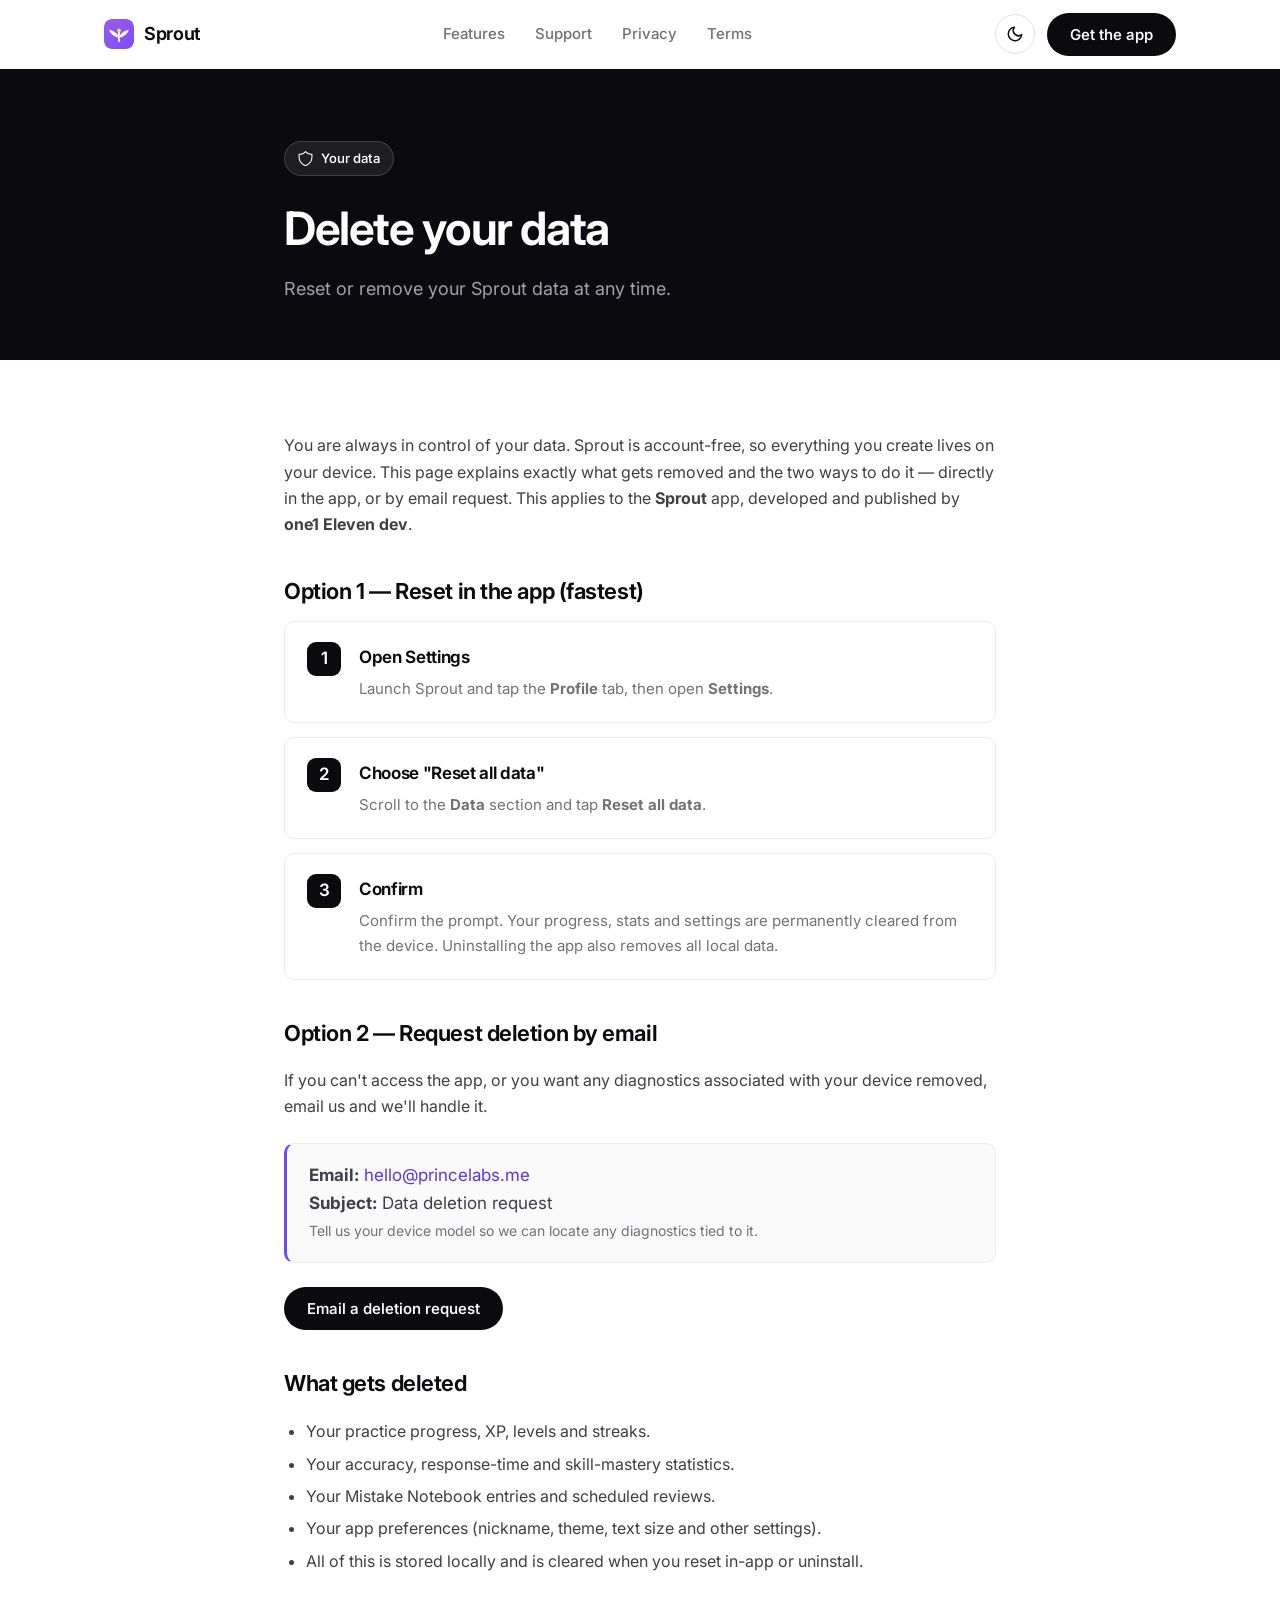
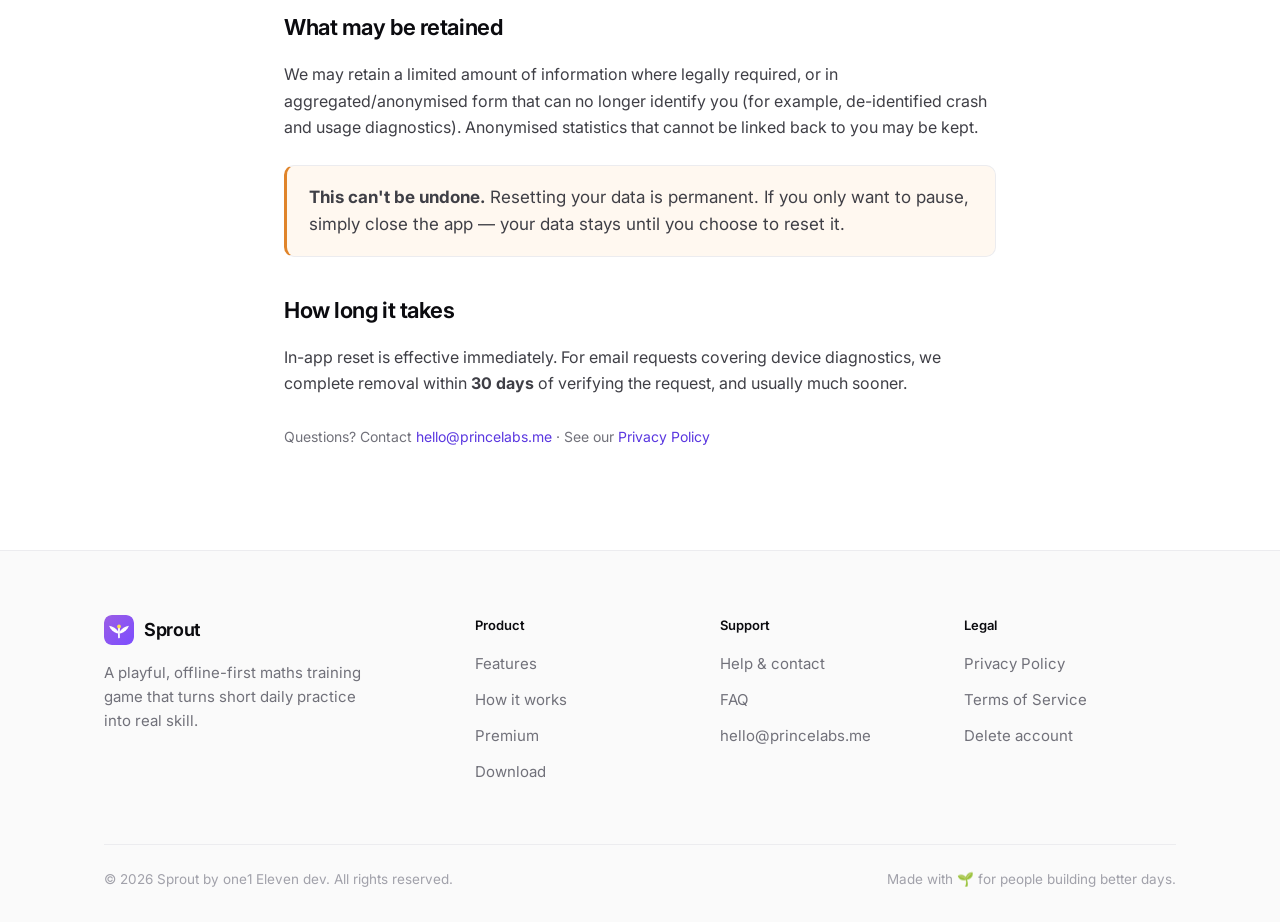
<file: delete-account.html>
<!DOCTYPE html>
<html lang="en">
<head>
<meta charset="UTF-8">
<meta name="viewport" content="width=device-width, initial-scale=1.0">
<script>
(function(){
  try{
    var t = localStorage.getItem('theme') || (window.matchMedia('(prefers-color-scheme: dark)').matches ? 'dark' : 'light');
    document.documentElement.setAttribute('data-theme', t);
  }catch(e){}
  function wire(){
    var btn = document.getElementById('themeToggle');
    if(!btn) return;
    btn.addEventListener('click', function(){
      var cur = document.documentElement.getAttribute('data-theme') === 'dark' ? 'dark' : 'light';
      var next = cur === 'dark' ? 'light' : 'dark';
      document.documentElement.setAttribute('data-theme', next);
      try{ localStorage.setItem('theme', next); }catch(e){}
      var m = document.querySelector('meta[name="theme-color"]');
      if(m) m.setAttribute('content', next === 'dark' ? '#0b0b0f' : '#ffffff');
    });
  }
  if(document.readyState === 'loading'){ document.addEventListener('DOMContentLoaded', wire); } else { wire(); }
})();
</script>
<title>Delete Your Data · Sprout</title>
<meta name="description" content="How to reset or delete your Sprout data — in-app or by request.">
<meta name="robots" content="index, follow, max-image-preview:large">
<link rel="canonical" href="https://sprout.princelabs.me/delete-account">
<meta property="og:type" content="website">
<meta property="og:site_name" content="Sprout">
<meta property="og:url" content="https://sprout.princelabs.me/delete-account">
<meta property="og:title" content="Delete Your Data · Sprout">
<meta property="og:description" content="How to reset or delete your Sprout data — in-app or by request.">
<meta property="og:image" content="https://sprout.princelabs.me/assets/og-cover.png">
<meta name="twitter:card" content="summary_large_image">
<meta name="twitter:image" content="https://sprout.princelabs.me/assets/og-cover.png">
<meta name="theme-color" content="#7C4DFF">
<link rel="icon" type="image/svg+xml" href="/assets/logo.svg">
<link rel="preconnect" href="https://fonts.googleapis.com">
<link rel="preconnect" href="https://fonts.gstatic.com" crossorigin>
<link href="https://fonts.googleapis.com/css2?family=Inter:wght@400;600;700;800&display=swap" rel="stylesheet">
<link rel="stylesheet" href="/styles.css">
</head>
<body>

<header class="site-header">
  <div class="wrap">
    <nav class="nav" id="nav">
      <a class="brand" href="/"><img class="logo" src="/assets/logo.svg" alt="Sprout logo"> Sprout</a>
      <div class="nav-links">
        <a href="/#features">Features</a>
        <a href="/support">Support</a>
        <a href="/privacy">Privacy</a>
        <a href="/terms">Terms</a>
      </div>
      <div class="nav-cta">
        <button class="theme-toggle" id="themeToggle" type="button" aria-label="Toggle dark mode" title="Toggle theme">
          <svg class="ico-moon" viewBox="0 0 24 24" fill="none" stroke="currentColor" stroke-width="2" stroke-linecap="round" stroke-linejoin="round" aria-hidden="true"><path d="M21 12.8A9 9 0 1 1 11.2 3a7 7 0 0 0 9.8 9.8z"/></svg>
          <svg class="ico-sun" viewBox="0 0 24 24" fill="none" stroke="currentColor" stroke-width="2" stroke-linecap="round" stroke-linejoin="round" aria-hidden="true"><circle cx="12" cy="12" r="4"/><path d="M12 2v2M12 20v2M4.9 4.9l1.4 1.4M17.7 17.7l1.4 1.4M2 12h2M20 12h2M4.9 19.1l1.4-1.4M17.7 6.3l1.4-1.4"/></svg>
        </button>
        <a href="/#download" class="btn btn-dark hide-mobile">Get the app</a>
        <button class="nav-toggle" id="navToggle" aria-label="Toggle menu"><span></span><span></span><span></span></button>
      </div>
    </nav>
  </div>
</header>

<header class="doc-hero">
  <div class="wrap narrow">
    <div class="eyebrow"><i class="icn ic-white" style="--i:url('/assets/icons/shield.svg');width:15px;height:15px"></i> Your data</div>
    <h1>Delete your data</h1>
    <p class="sub">Reset or remove your Sprout data at any time.</p>
  </div>
</header>

<main class="doc">
  <div class="wrap narrow">
    <p>You are always in control of your data. Sprout is account-free, so everything you create lives on your device. This page explains exactly what gets removed and the two ways to do it — directly in the app, or by email request. This applies to the <strong>Sprout</strong> app, developed and published by <strong>one1 Eleven dev</strong>.</p>

    <h2>Option 1 — Reset in the app (fastest)</h2>
    <div class="steps-vertical">
      <div class="step-row">
        <div class="badge"></div>
        <div><h3>Open Settings</h3><p>Launch Sprout and tap the <strong>Profile</strong> tab, then open <strong>Settings</strong>.</p></div>
      </div>
      <div class="step-row">
        <div class="badge"></div>
        <div><h3>Choose "Reset all data"</h3><p>Scroll to the <strong>Data</strong> section and tap <strong>Reset all data</strong>.</p></div>
      </div>
      <div class="step-row">
        <div class="badge"></div>
        <div><h3>Confirm</h3><p>Confirm the prompt. Your progress, stats and settings are permanently cleared from the device. Uninstalling the app also removes all local data.</p></div>
      </div>
    </div>

    <h2>Option 2 — Request deletion by email</h2>
    <p>If you can't access the app, or you want any diagnostics associated with your device removed, email us and we'll handle it.</p>
    <div class="callout">
      <strong>Email:</strong> <a href="mailto:hello@princelabs.me?subject=Data%20deletion%20request&body=Please%20delete%20my%20Sprout%20data.">hello@princelabs.me</a><br>
      <strong>Subject:</strong> Data deletion request<br>
      <span class="muted">Tell us your device model so we can locate any diagnostics tied to it.</span>
    </div>
    <p style="margin-top:16px;">
      <a class="btn btn-dark" href="mailto:hello@princelabs.me?subject=Data%20deletion%20request&body=Please%20delete%20my%20Sprout%20data.">Email a deletion request</a>
    </p>

    <h2>What gets deleted</h2>
    <ul>
      <li>Your practice progress, XP, levels and streaks.</li>
      <li>Your accuracy, response-time and skill-mastery statistics.</li>
      <li>Your Mistake Notebook entries and scheduled reviews.</li>
      <li>Your app preferences (nickname, theme, text size and other settings).</li>
      <li>All of this is stored locally and is cleared when you reset in-app or uninstall.</li>
    </ul>

    <h2>What may be retained</h2>
    <p>We may retain a limited amount of information where legally required, or in aggregated/anonymised form that can no longer identify you (for example, de-identified crash and usage diagnostics). Anonymised statistics that cannot be linked back to you may be kept.</p>

    <div class="callout warn">
      <strong>This can't be undone.</strong> Resetting your data is permanent. If you only want to pause, simply close the app — your data stays until you choose to reset it.
    </div>

    <h2>How long it takes</h2>
    <p>In-app reset is effective immediately. For email requests covering device diagnostics, we complete removal within <strong>30 days</strong> of verifying the request, and usually much sooner.</p>

    <p class="muted" style="margin-top:28px;">Questions? Contact <a href="mailto:hello@princelabs.me">hello@princelabs.me</a> · See our <a href="/privacy">Privacy Policy</a></p>
  </div>
</main>

<footer class="site-footer">
  <div class="wrap">
    <div class="footer-grid">
      <div>
        <a class="brand" href="/"><img class="logo" src="/assets/logo.svg" alt="Sprout logo" width="36" height="36"> Sprout</a>
        <p class="footer-about">A playful, offline-first maths training game that turns short daily practice into real skill.</p>
      </div>
      <div class="footer-col"><h4>Product</h4><a href="/#features">Features</a><a href="/#how">How it works</a><a href="/#premium">Premium</a><a href="/#download">Download</a></div>
      <div class="footer-col"><h4>Support</h4><a href="/support">Help &amp; contact</a><a href="/#faq">FAQ</a><a href="mailto:hello@princelabs.me">hello@princelabs.me</a></div>
      <div class="footer-col"><h4>Legal</h4><a href="/privacy">Privacy Policy</a><a href="/terms">Terms of Service</a><a href="/delete-account">Delete account</a></div>
    </div>
    <div class="footer-bottom">
      <span>© 2026 Sprout by one1 Eleven dev. All rights reserved.</span>
      <span>Made with 🌱 for people building better days.</span>
    </div>
  </div>
</footer>

<script>
  var nav=document.getElementById('nav'),toggle=document.getElementById('navToggle');
  if(toggle){toggle.addEventListener('click',function(){nav.classList.toggle('open');});}
</script>
</body>
</html>
</file>
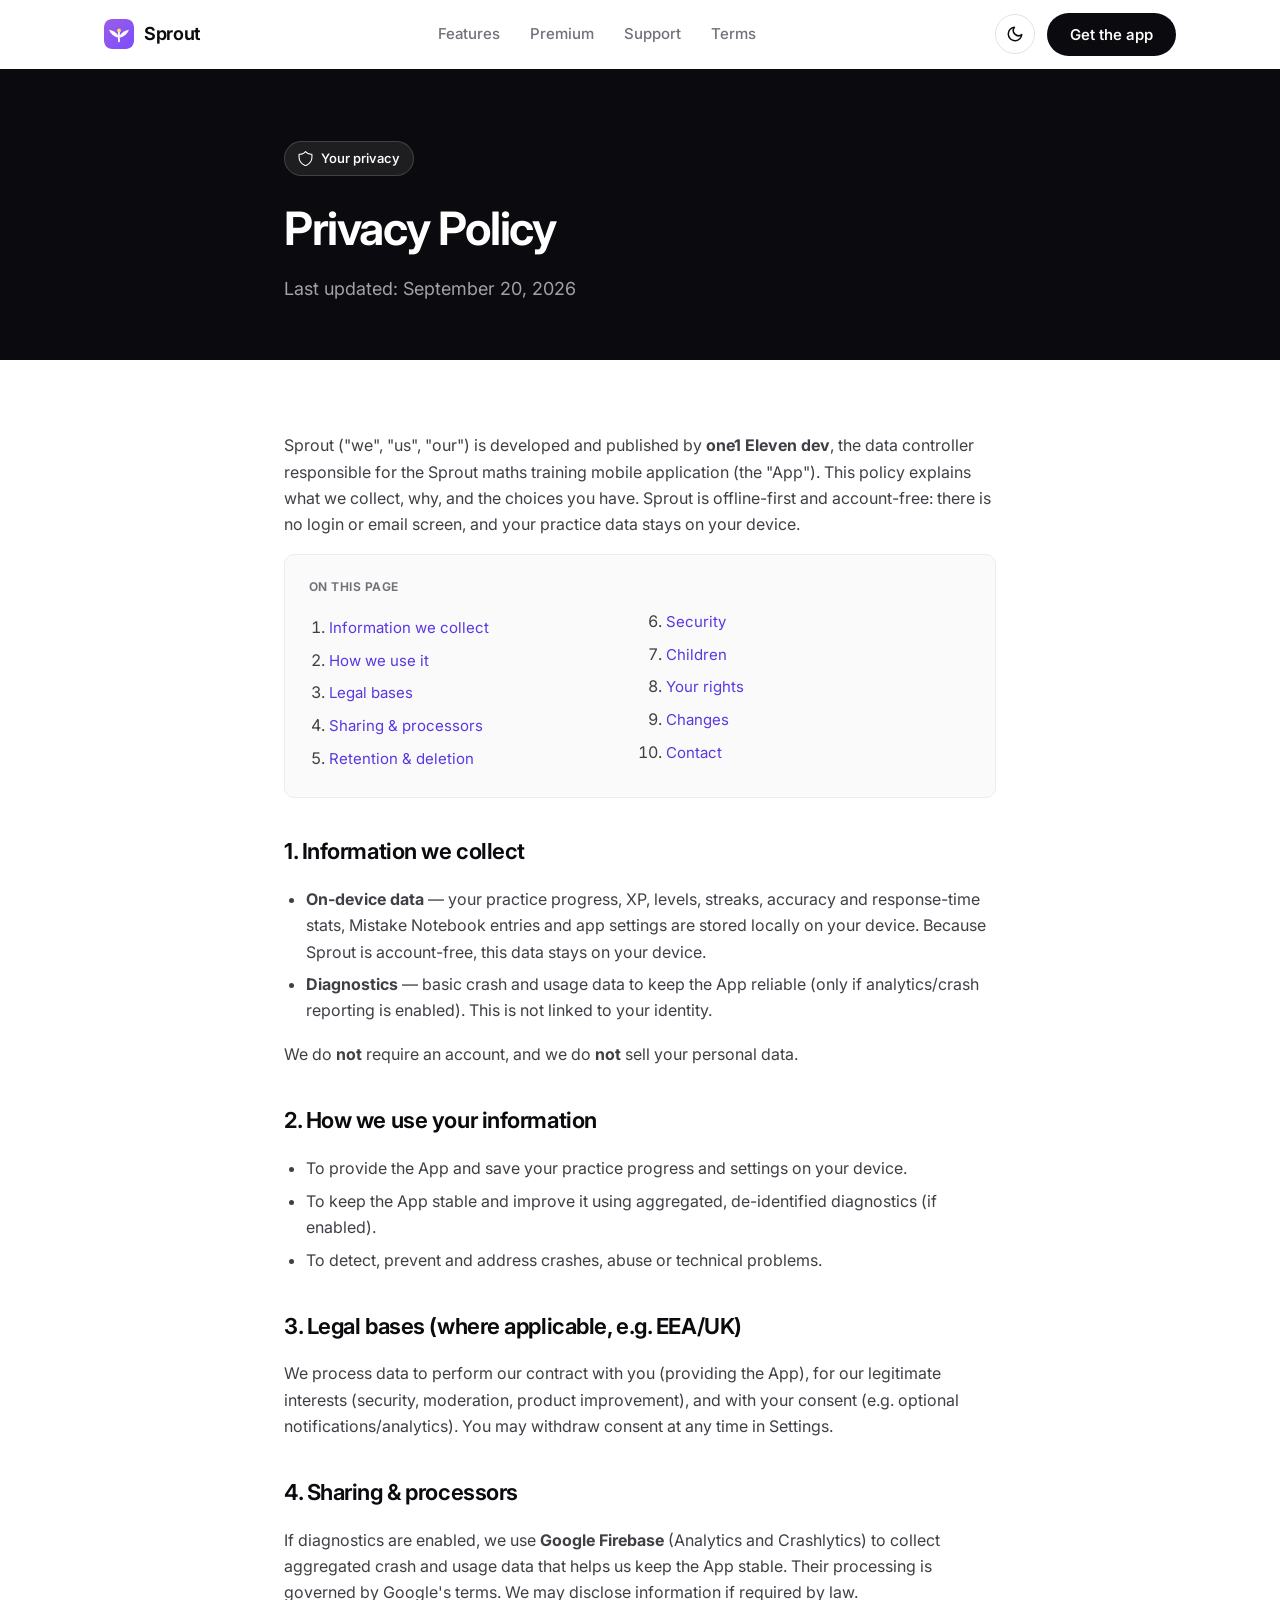
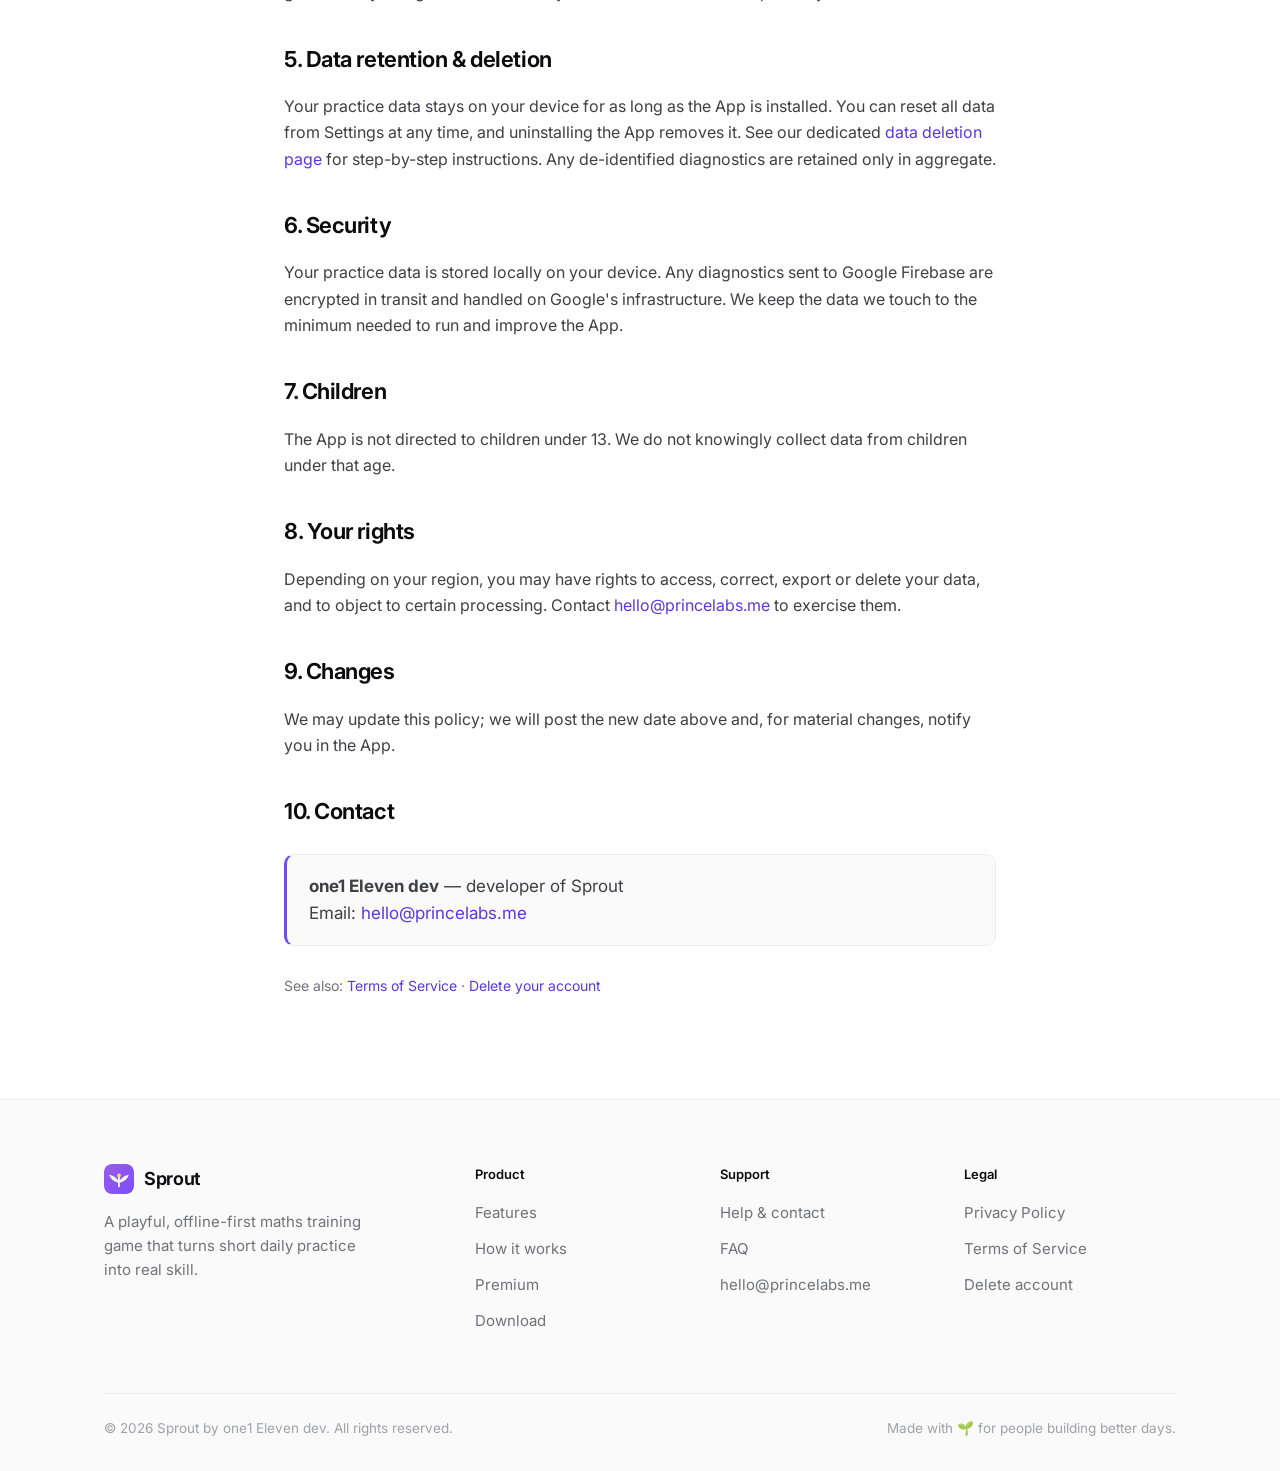
<file: privacy.html>
<!DOCTYPE html>
<html lang="en">
<head>
<meta charset="UTF-8">
<meta name="viewport" content="width=device-width, initial-scale=1.0">
<script>
(function(){
  try{
    var t = localStorage.getItem('theme') || (window.matchMedia('(prefers-color-scheme: dark)').matches ? 'dark' : 'light');
    document.documentElement.setAttribute('data-theme', t);
  }catch(e){}
  function wire(){
    var btn = document.getElementById('themeToggle');
    if(!btn) return;
    btn.addEventListener('click', function(){
      var cur = document.documentElement.getAttribute('data-theme') === 'dark' ? 'dark' : 'light';
      var next = cur === 'dark' ? 'light' : 'dark';
      document.documentElement.setAttribute('data-theme', next);
      try{ localStorage.setItem('theme', next); }catch(e){}
      var m = document.querySelector('meta[name="theme-color"]');
      if(m) m.setAttribute('content', next === 'dark' ? '#0b0b0f' : '#ffffff');
    });
  }
  if(document.readyState === 'loading'){ document.addEventListener('DOMContentLoaded', wire); } else { wire(); }
})();
</script>
<title>Privacy Policy · Sprout</title>
<meta name="description" content="How Sprout collects, uses and protects your data.">
<meta name="robots" content="index, follow, max-image-preview:large">
<link rel="canonical" href="https://sprout.princelabs.me/privacy">
<meta property="og:type" content="website">
<meta property="og:site_name" content="Sprout">
<meta property="og:url" content="https://sprout.princelabs.me/privacy">
<meta property="og:title" content="Privacy Policy · Sprout">
<meta property="og:description" content="How Sprout collects, uses and protects your data.">
<meta property="og:image" content="https://sprout.princelabs.me/assets/og-cover.png">
<meta name="twitter:card" content="summary_large_image">
<meta name="twitter:image" content="https://sprout.princelabs.me/assets/og-cover.png">
<meta name="theme-color" content="#7C4DFF">
<link rel="icon" type="image/svg+xml" href="/assets/logo.svg">
<link rel="preconnect" href="https://fonts.googleapis.com">
<link rel="preconnect" href="https://fonts.gstatic.com" crossorigin>
<link href="https://fonts.googleapis.com/css2?family=Inter:wght@400;600;700;800&display=swap" rel="stylesheet">
<link rel="stylesheet" href="/styles.css">
</head>
<body>

<header class="site-header">
  <div class="wrap">
    <nav class="nav" id="nav">
      <a class="brand" href="/">
        <img class="logo" src="/assets/logo.svg" alt="Sprout logo">
        Sprout
      </a>
      <div class="nav-links">
        <a href="/#features">Features</a>
        <a href="/#premium">Premium</a>
        <a href="/support">Support</a>
        <a href="/terms">Terms</a>
      </div>
      <div class="nav-cta">
        <button class="theme-toggle" id="themeToggle" type="button" aria-label="Toggle dark mode" title="Toggle theme">
          <svg class="ico-moon" viewBox="0 0 24 24" fill="none" stroke="currentColor" stroke-width="2" stroke-linecap="round" stroke-linejoin="round" aria-hidden="true"><path d="M21 12.8A9 9 0 1 1 11.2 3a7 7 0 0 0 9.8 9.8z"/></svg>
          <svg class="ico-sun" viewBox="0 0 24 24" fill="none" stroke="currentColor" stroke-width="2" stroke-linecap="round" stroke-linejoin="round" aria-hidden="true"><circle cx="12" cy="12" r="4"/><path d="M12 2v2M12 20v2M4.9 4.9l1.4 1.4M17.7 17.7l1.4 1.4M2 12h2M20 12h2M4.9 19.1l1.4-1.4M17.7 6.3l1.4-1.4"/></svg>
        </button>
        <a href="/#download" class="btn btn-dark hide-mobile">Get the app</a>
        <button class="nav-toggle" id="navToggle" aria-label="Toggle menu"><span></span><span></span><span></span></button>
      </div>
    </nav>
  </div>
</header>

<header class="doc-hero">
  <div class="wrap narrow">
    <div class="eyebrow"><i class="icn ic-white" style="--i:url('/assets/icons/shield.svg');width:15px;height:15px"></i> Your privacy</div>
    <h1>Privacy Policy</h1>
    <p class="sub">Last updated: September 20, 2026</p>
  </div>
</header>

<main class="doc">
  <div class="wrap narrow">
    <p>Sprout ("we", "us", "our") is developed and published by <strong>one1 Eleven dev</strong>, the data controller responsible for the Sprout maths training mobile application (the "App"). This policy explains what we collect, why, and the choices you have. Sprout is offline-first and account-free: there is no login or email screen, and your practice data stays on your device.</p>

    <div class="toc">
      <h4>On this page</h4>
      <ol>
        <li><a href="#collect">Information we collect</a></li>
        <li><a href="#use">How we use it</a></li>
        <li><a href="#bases">Legal bases</a></li>
        <li><a href="#sharing">Sharing &amp; processors</a></li>
        <li><a href="#retention">Retention &amp; deletion</a></li>
        <li><a href="#security">Security</a></li>
        <li><a href="#children">Children</a></li>
        <li><a href="#rights">Your rights</a></li>
        <li><a href="#changes">Changes</a></li>
        <li><a href="#contact">Contact</a></li>
      </ol>
    </div>

    <h2 id="collect">1. Information we collect</h2>
    <ul>
      <li><strong>On-device data</strong> — your practice progress, XP, levels, streaks, accuracy and response-time stats, Mistake Notebook entries and app settings are stored locally on your device. Because Sprout is account-free, this data stays on your device.</li>
      <li><strong>Diagnostics</strong> — basic crash and usage data to keep the App reliable (only if analytics/crash reporting is enabled). This is not linked to your identity.</li>
    </ul>
    <p>We do <strong>not</strong> require an account, and we do <strong>not</strong> sell your personal data.</p>

    <h2 id="use">2. How we use your information</h2>
    <ul>
      <li>To provide the App and save your practice progress and settings on your device.</li>
      <li>To keep the App stable and improve it using aggregated, de-identified diagnostics (if enabled).</li>
      <li>To detect, prevent and address crashes, abuse or technical problems.</li>
    </ul>

    <h2 id="bases">3. Legal bases (where applicable, e.g. EEA/UK)</h2>
    <p>We process data to perform our contract with you (providing the App), for our legitimate interests (security, moderation, product improvement), and with your consent (e.g. optional notifications/analytics). You may withdraw consent at any time in Settings.</p>

    <h2 id="sharing">4. Sharing &amp; processors</h2>
    <p>If diagnostics are enabled, we use <strong>Google Firebase</strong> (Analytics and Crashlytics) to collect aggregated crash and usage data that helps us keep the App stable. Their processing is governed by Google's terms. We may disclose information if required by law.</p>

    <h2 id="retention">5. Data retention &amp; deletion</h2>
    <p>Your practice data stays on your device for as long as the App is installed. You can reset all data from Settings at any time, and uninstalling the App removes it. See our dedicated <a href="/delete-account">data deletion page</a> for step-by-step instructions. Any de-identified diagnostics are retained only in aggregate.</p>

    <h2 id="security">6. Security</h2>
    <p>Your practice data is stored locally on your device. Any diagnostics sent to Google Firebase are encrypted in transit and handled on Google's infrastructure. We keep the data we touch to the minimum needed to run and improve the App.</p>

    <h2 id="children">7. Children</h2>
    <p>The App is not directed to children under 13. We do not knowingly collect data from children under that age.</p>

    <h2 id="rights">8. Your rights</h2>
    <p>Depending on your region, you may have rights to access, correct, export or delete your data, and to object to certain processing. Contact <a href="mailto:hello@princelabs.me">hello@princelabs.me</a> to exercise them.</p>

    <h2 id="changes">9. Changes</h2>
    <p>We may update this policy; we will post the new date above and, for material changes, notify you in the App.</p>

    <h2 id="contact">10. Contact</h2>
    <div class="callout">
      <strong>one1 Eleven dev</strong> — developer of Sprout<br>
      Email: <a href="mailto:hello@princelabs.me">hello@princelabs.me</a>
    </div>

    <p class="muted" style="margin-top:28px;">See also: <a href="/terms">Terms of Service</a> · <a href="/delete-account">Delete your account</a></p>
  </div>
</main>

<footer class="site-footer">
  <div class="wrap">
    <div class="footer-grid">
      <div>
        <a class="brand" href="/"><img class="logo" src="/assets/logo.svg" alt="Sprout logo" width="36" height="36"> Sprout</a>
        <p class="footer-about">A playful, offline-first maths training game that turns short daily practice into real skill.</p>
      </div>
      <div class="footer-col"><h4>Product</h4><a href="/#features">Features</a><a href="/#how">How it works</a><a href="/#premium">Premium</a><a href="/#download">Download</a></div>
      <div class="footer-col"><h4>Support</h4><a href="/support">Help &amp; contact</a><a href="/#faq">FAQ</a><a href="mailto:hello@princelabs.me">hello@princelabs.me</a></div>
      <div class="footer-col"><h4>Legal</h4><a href="/privacy">Privacy Policy</a><a href="/terms">Terms of Service</a><a href="/delete-account">Delete account</a></div>
    </div>
    <div class="footer-bottom">
      <span>© 2026 Sprout by one1 Eleven dev. All rights reserved.</span>
      <span>Made with 🌱 for people building better days.</span>
    </div>
  </div>
</footer>

<script>
  var nav=document.getElementById('nav'),toggle=document.getElementById('navToggle');
  if(toggle){toggle.addEventListener('click',function(){nav.classList.toggle('open');});}
</script>
</body>
</html>
</file>
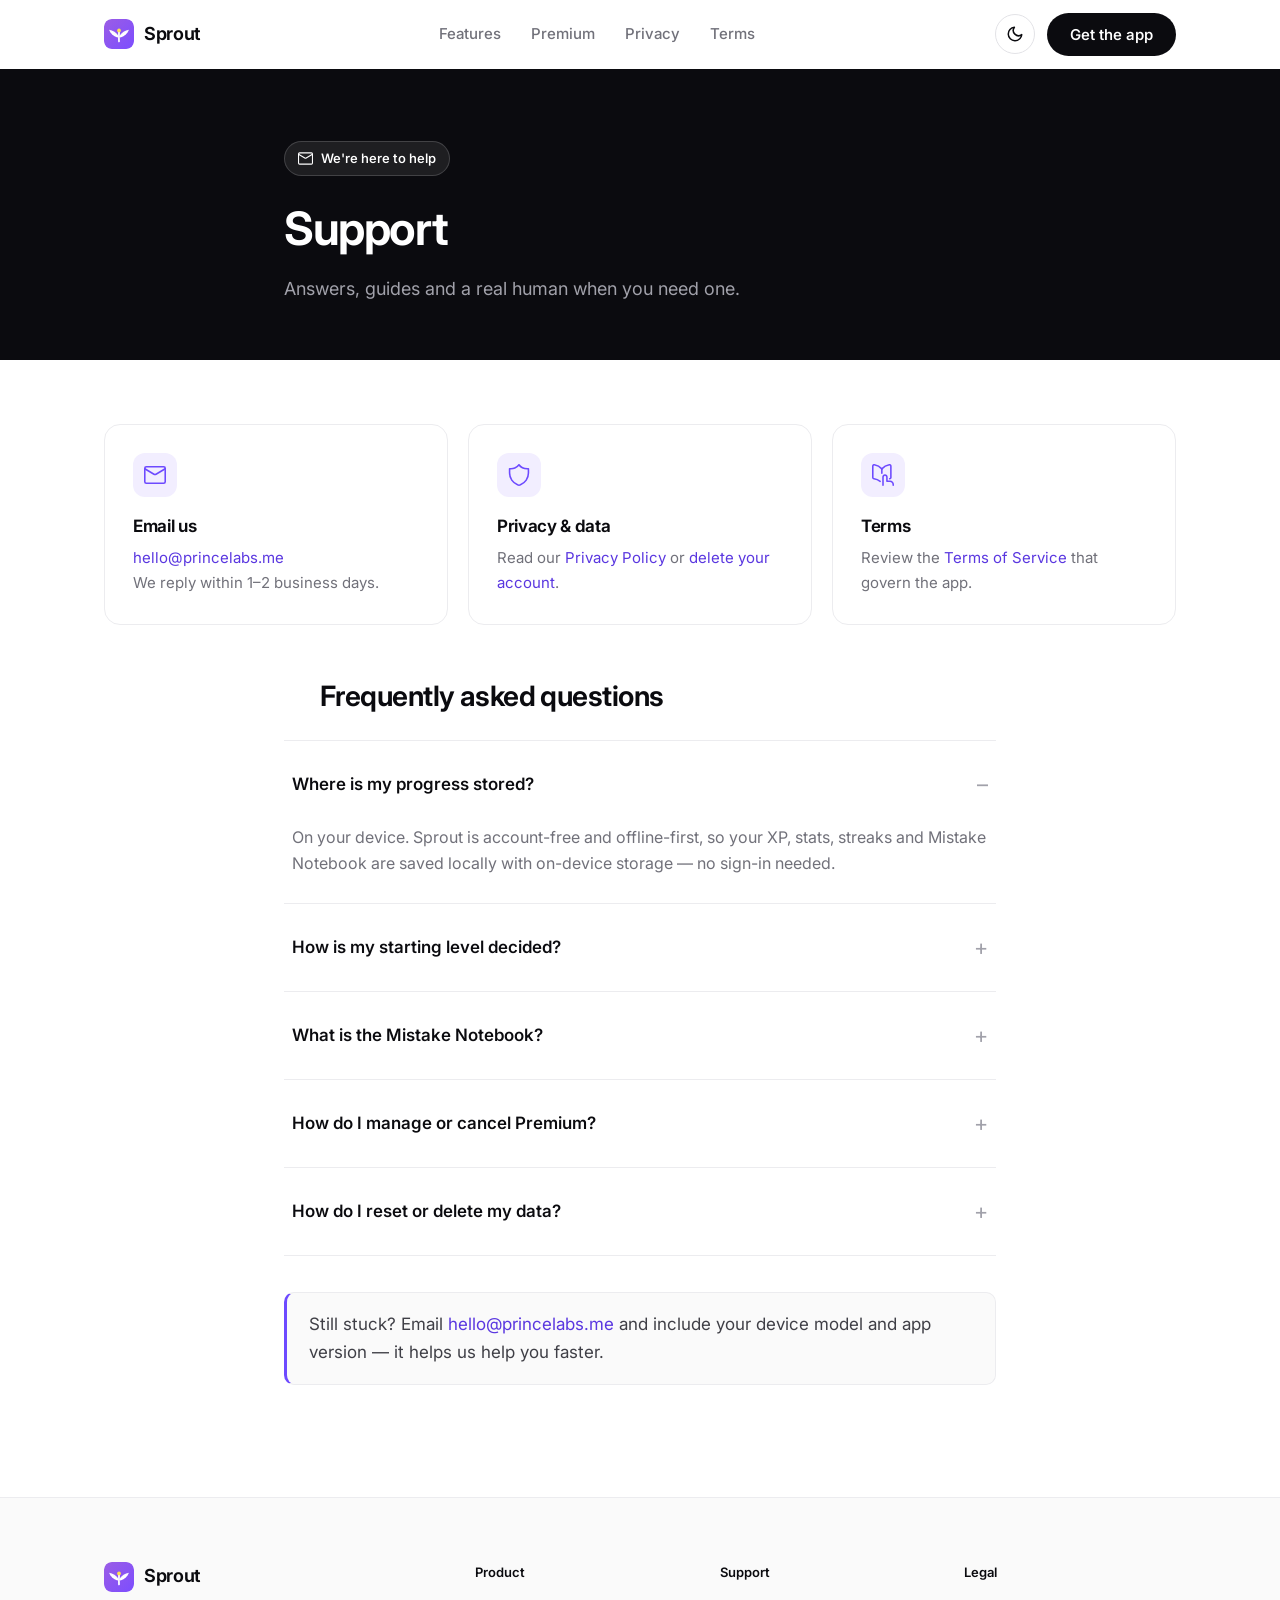
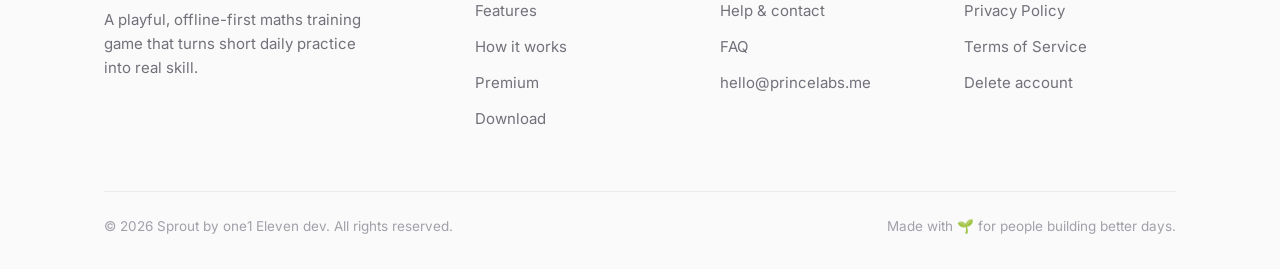
<file: support.html>
<!DOCTYPE html>
<html lang="en">
<head>
<meta charset="UTF-8">
<meta name="viewport" content="width=device-width, initial-scale=1.0">
<script>
(function(){
  try{
    var t = localStorage.getItem('theme') || (window.matchMedia('(prefers-color-scheme: dark)').matches ? 'dark' : 'light');
    document.documentElement.setAttribute('data-theme', t);
  }catch(e){}
  function wire(){
    var btn = document.getElementById('themeToggle');
    if(!btn) return;
    btn.addEventListener('click', function(){
      var cur = document.documentElement.getAttribute('data-theme') === 'dark' ? 'dark' : 'light';
      var next = cur === 'dark' ? 'light' : 'dark';
      document.documentElement.setAttribute('data-theme', next);
      try{ localStorage.setItem('theme', next); }catch(e){}
      var m = document.querySelector('meta[name="theme-color"]');
      if(m) m.setAttribute('content', next === 'dark' ? '#0b0b0f' : '#ffffff');
    });
  }
  if(document.readyState === 'loading'){ document.addEventListener('DOMContentLoaded', wire); } else { wire(); }
})();
</script>
<title>Support · Sprout</title>
<meta name="description" content="Get help with Sprout — contact support, browse FAQs and find quick answers.">
<meta name="robots" content="index, follow, max-image-preview:large">
<link rel="canonical" href="https://sprout.princelabs.me/support">
<meta property="og:type" content="website">
<meta property="og:site_name" content="Sprout">
<meta property="og:url" content="https://sprout.princelabs.me/support">
<meta property="og:title" content="Support · Sprout">
<meta property="og:description" content="Get help with Sprout — contact support, browse FAQs and find quick answers.">
<meta property="og:image" content="https://sprout.princelabs.me/assets/og-cover.png">
<meta name="twitter:card" content="summary_large_image">
<meta name="twitter:image" content="https://sprout.princelabs.me/assets/og-cover.png">
<meta name="theme-color" content="#7C4DFF">
<link rel="icon" type="image/svg+xml" href="/assets/logo.svg">
<link rel="preconnect" href="https://fonts.googleapis.com">
<link rel="preconnect" href="https://fonts.gstatic.com" crossorigin>
<link href="https://fonts.googleapis.com/css2?family=Inter:wght@400;600;700;800&display=swap" rel="stylesheet">
<link rel="stylesheet" href="/styles.css">
</head>
<body>

<header class="site-header">
  <div class="wrap">
    <nav class="nav" id="nav">
      <a class="brand" href="/"><img class="logo" src="/assets/logo.svg" alt="Sprout logo"> Sprout</a>
      <div class="nav-links">
        <a href="/#features">Features</a>
        <a href="/#premium">Premium</a>
        <a href="/privacy">Privacy</a>
        <a href="/terms">Terms</a>
      </div>
      <div class="nav-cta">
        <button class="theme-toggle" id="themeToggle" type="button" aria-label="Toggle dark mode" title="Toggle theme">
          <svg class="ico-moon" viewBox="0 0 24 24" fill="none" stroke="currentColor" stroke-width="2" stroke-linecap="round" stroke-linejoin="round" aria-hidden="true"><path d="M21 12.8A9 9 0 1 1 11.2 3a7 7 0 0 0 9.8 9.8z"/></svg>
          <svg class="ico-sun" viewBox="0 0 24 24" fill="none" stroke="currentColor" stroke-width="2" stroke-linecap="round" stroke-linejoin="round" aria-hidden="true"><circle cx="12" cy="12" r="4"/><path d="M12 2v2M12 20v2M4.9 4.9l1.4 1.4M17.7 17.7l1.4 1.4M2 12h2M20 12h2M4.9 19.1l1.4-1.4M17.7 6.3l1.4-1.4"/></svg>
        </button>
        <a href="/#download" class="btn btn-dark hide-mobile">Get the app</a>
        <button class="nav-toggle" id="navToggle" aria-label="Toggle menu"><span></span><span></span><span></span></button>
      </div>
    </nav>
  </div>
</header>

<header class="doc-hero">
  <div class="wrap narrow">
    <div class="eyebrow"><i class="icn ic-white" style="--i:url('/assets/icons/mail.svg');width:15px;height:15px"></i> We're here to help</div>
    <h1>Support</h1>
    <p class="sub">Answers, guides and a real human when you need one.</p>
  </div>
</header>

<main class="doc">
  <div class="wrap">
    <div class="contact-grid">
      <div class="contact-card">
        <div class="ficon tint-purple"><i class="icn ic-purple" style="--i:url('/assets/icons/mail.svg')"></i></div>
        <h3>Email us</h3>
        <p><a href="mailto:hello@princelabs.me">hello@princelabs.me</a><br>We reply within 1–2 business days.</p>
      </div>
      <div class="contact-card">
        <div class="ficon tint-yellow"><i class="icn ic-amber" style="--i:url('/assets/icons/shield.svg')"></i></div>
        <h3>Privacy &amp; data</h3>
        <p>Read our <a href="/privacy">Privacy Policy</a> or <a href="/delete-account">delete your account</a>.</p>
      </div>
      <div class="contact-card">
        <div class="ficon tint-mint"><i class="icn ic-green" style="--i:url('/assets/icons/book.svg')"></i></div>
        <h3>Terms</h3>
        <p>Review the <a href="/terms">Terms of Service</a> that govern the app.</p>
      </div>
    </div>
  </div>

  <div class="wrap narrow" style="margin-top:56px;">
    <div class="section-head" style="margin-bottom:28px;text-align:left;">
      <h2 style="font-size:28px;">Frequently asked questions</h2>
    </div>
    <div class="faq">
      <details class="qa" open>
        <summary>Where is my progress stored?</summary>
        <p>On your device. Sprout is account-free and offline-first, so your XP, stats, streaks and Mistake Notebook are saved locally with on-device storage — no sign-in needed.</p>
      </details>
      <details class="qa">
        <summary>How is my starting level decided?</summary>
        <p>A short five-question placement assessment on first run estimates your level and sets a daily practice goal. After that, difficulty adapts up or down based on your recent answers.</p>
      </details>
      <details class="qa">
        <summary>What is the Mistake Notebook?</summary>
        <p>Every wrong answer is saved with the correct method. Due mistakes come back as active-recall reviews on a 1, 3, 7, 14 and 30-day schedule, so you actually fix weak spots instead of repeating them.</p>
      </details>
      <details class="qa">
        <summary>How do I manage or cancel Premium?</summary>
        <p>Premium subscriptions are billed through your app store. Manage or cancel anytime from your Apple App Store or Google Play account settings.</p>
      </details>
      <details class="qa">
        <summary>How do I reset or delete my data?</summary>
        <p>Because Sprout is account-free, your data lives on your device. You can reset all progress in Settings, or email us. Full details are on the <a href="/delete-account">data deletion page</a>.</p>
      </details>
    </div>

    <div class="callout" style="margin-top:36px;">
      Still stuck? Email <a href="mailto:hello@princelabs.me">hello@princelabs.me</a> and include your device model and app version — it helps us help you faster.
    </div>
  </div>
</main>

<footer class="site-footer">
  <div class="wrap">
    <div class="footer-grid">
      <div>
        <a class="brand" href="/"><img class="logo" src="/assets/logo.svg" alt="Sprout logo" width="36" height="36"> Sprout</a>
        <p class="footer-about">A playful, offline-first maths training game that turns short daily practice into real skill.</p>
      </div>
      <div class="footer-col"><h4>Product</h4><a href="/#features">Features</a><a href="/#how">How it works</a><a href="/#premium">Premium</a><a href="/#download">Download</a></div>
      <div class="footer-col"><h4>Support</h4><a href="/support">Help &amp; contact</a><a href="/#faq">FAQ</a><a href="mailto:hello@princelabs.me">hello@princelabs.me</a></div>
      <div class="footer-col"><h4>Legal</h4><a href="/privacy">Privacy Policy</a><a href="/terms">Terms of Service</a><a href="/delete-account">Delete account</a></div>
    </div>
    <div class="footer-bottom">
      <span>© 2026 Sprout by one1 Eleven dev. All rights reserved.</span>
      <span>Made with 🌱 for people building better days.</span>
    </div>
  </div>
</footer>

<script>
  var nav=document.getElementById('nav'),toggle=document.getElementById('navToggle');
  if(toggle){toggle.addEventListener('click',function(){nav.classList.toggle('open');});}
</script>
</body>
</html>
</file>
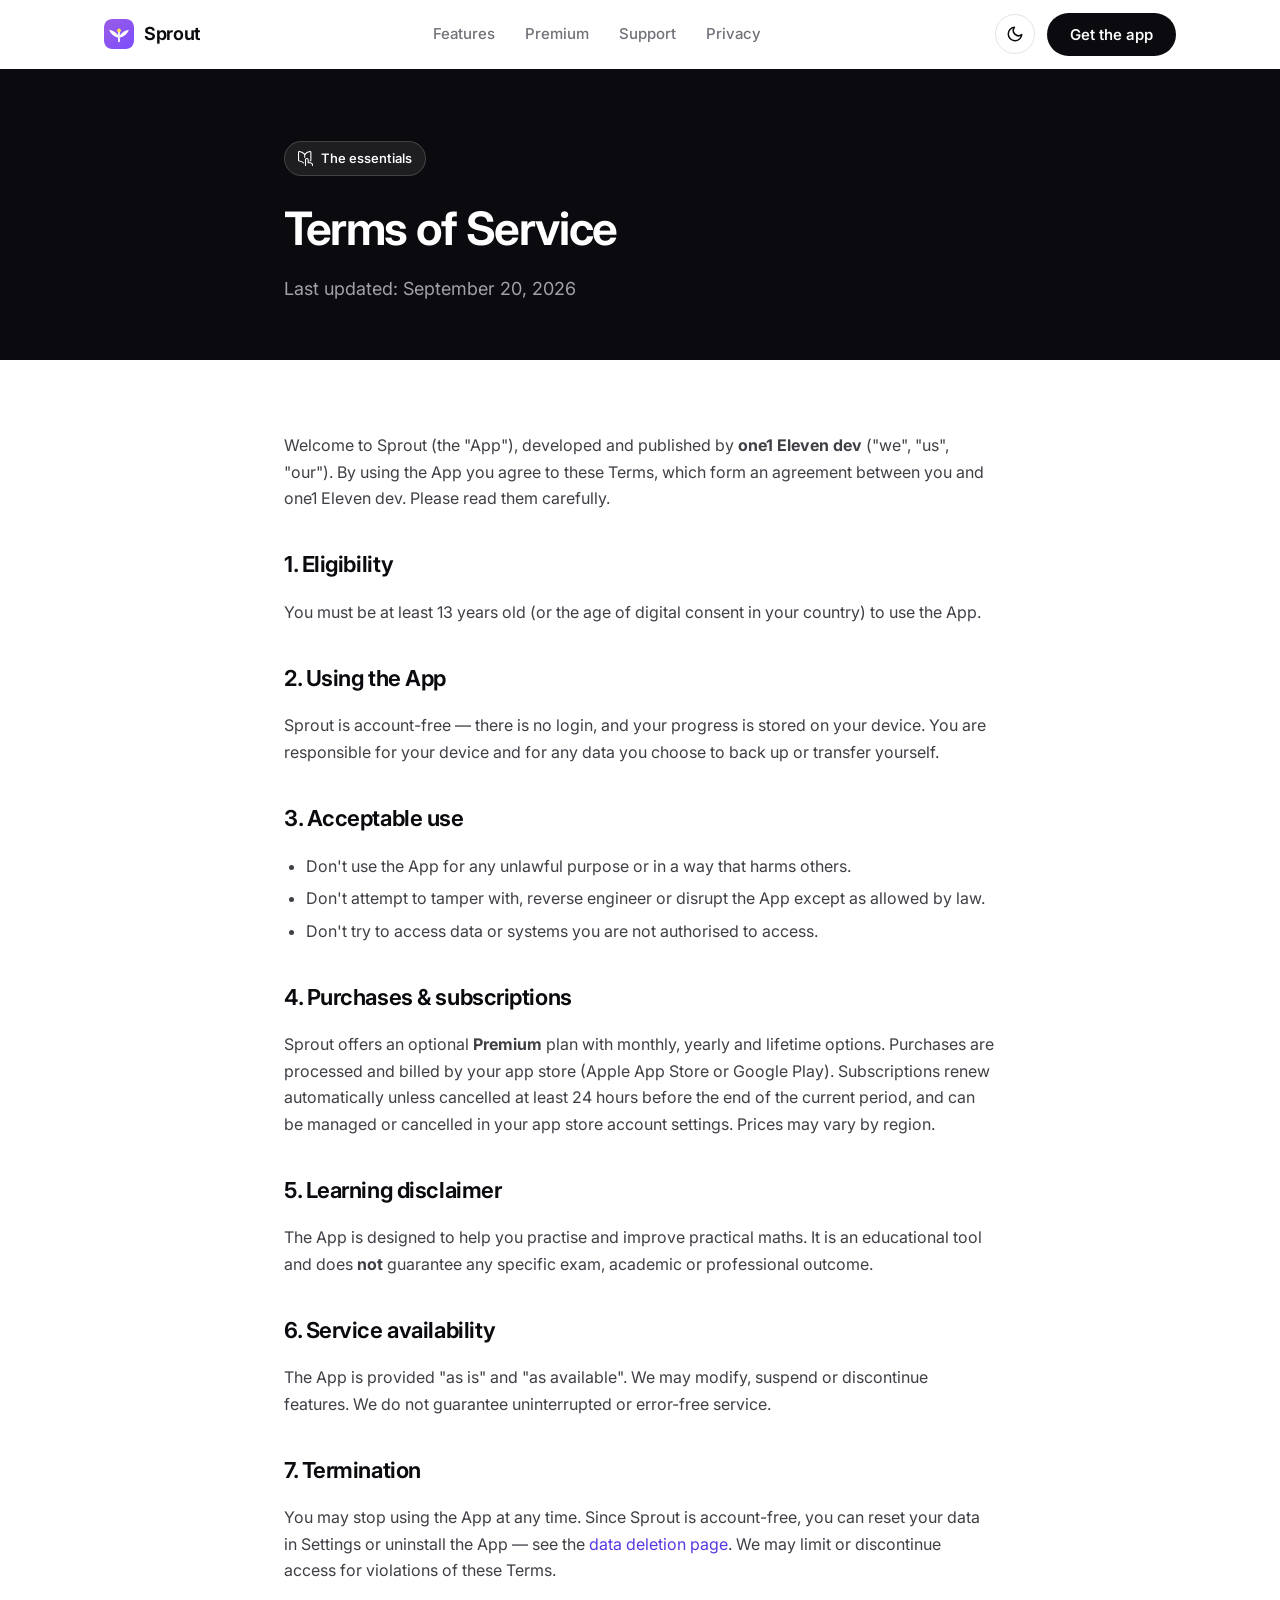
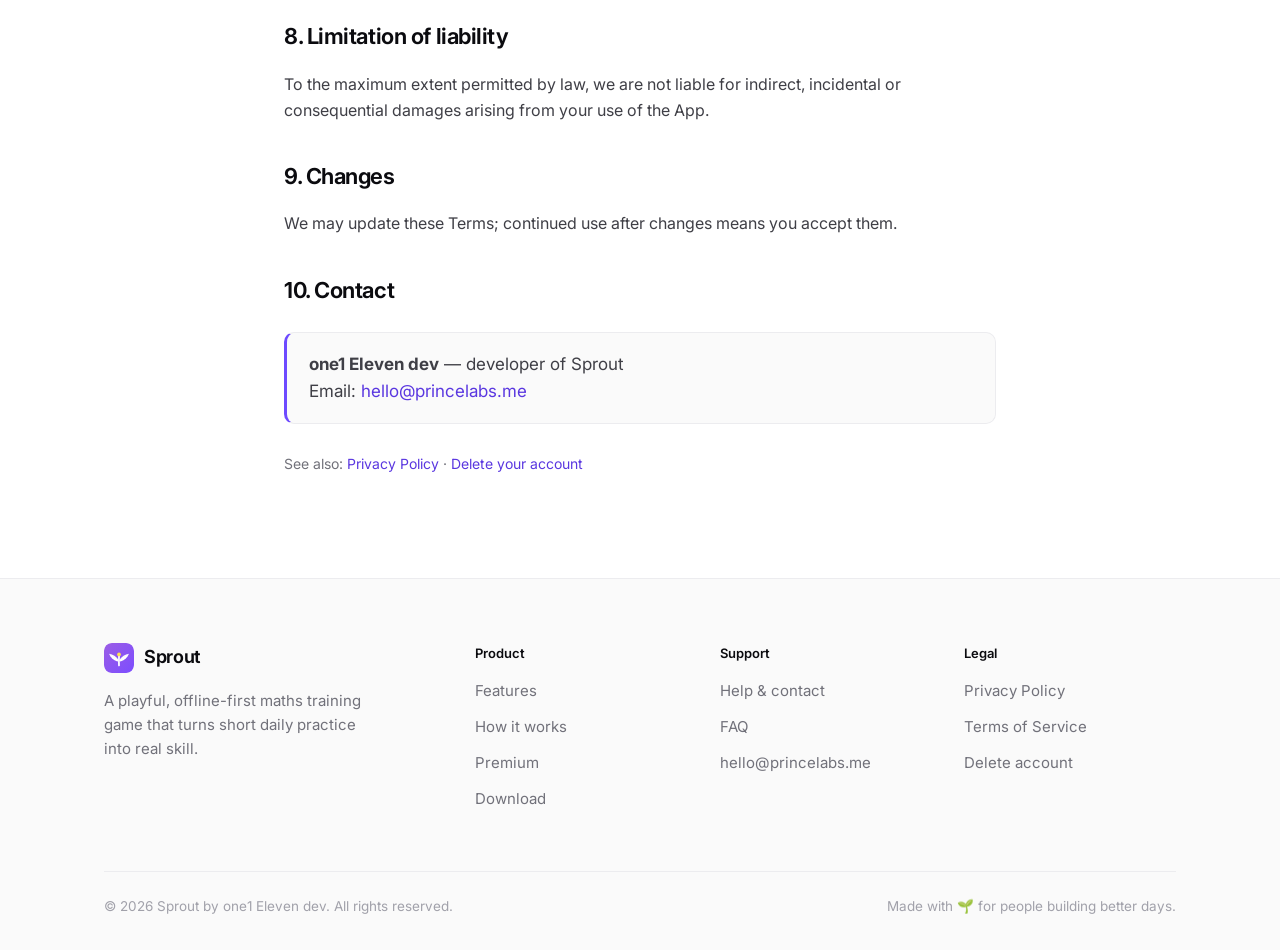
<file: terms.html>
<!DOCTYPE html>
<html lang="en">
<head>
<meta charset="UTF-8">
<meta name="viewport" content="width=device-width, initial-scale=1.0">
<script>
(function(){
  try{
    var t = localStorage.getItem('theme') || (window.matchMedia('(prefers-color-scheme: dark)').matches ? 'dark' : 'light');
    document.documentElement.setAttribute('data-theme', t);
  }catch(e){}
  function wire(){
    var btn = document.getElementById('themeToggle');
    if(!btn) return;
    btn.addEventListener('click', function(){
      var cur = document.documentElement.getAttribute('data-theme') === 'dark' ? 'dark' : 'light';
      var next = cur === 'dark' ? 'light' : 'dark';
      document.documentElement.setAttribute('data-theme', next);
      try{ localStorage.setItem('theme', next); }catch(e){}
      var m = document.querySelector('meta[name="theme-color"]');
      if(m) m.setAttribute('content', next === 'dark' ? '#0b0b0f' : '#ffffff');
    });
  }
  if(document.readyState === 'loading'){ document.addEventListener('DOMContentLoaded', wire); } else { wire(); }
})();
</script>
<title>Terms of Service · Sprout</title>
<meta name="description" content="The terms that govern your use of the Sprout app.">
<meta name="robots" content="index, follow, max-image-preview:large">
<link rel="canonical" href="https://sprout.princelabs.me/terms">
<meta property="og:type" content="website">
<meta property="og:site_name" content="Sprout">
<meta property="og:url" content="https://sprout.princelabs.me/terms">
<meta property="og:title" content="Terms of Service · Sprout">
<meta property="og:description" content="The terms that govern your use of the Sprout app.">
<meta property="og:image" content="https://sprout.princelabs.me/assets/og-cover.png">
<meta name="twitter:card" content="summary_large_image">
<meta name="twitter:image" content="https://sprout.princelabs.me/assets/og-cover.png">
<meta name="theme-color" content="#7C4DFF">
<link rel="icon" type="image/svg+xml" href="/assets/logo.svg">
<link rel="preconnect" href="https://fonts.googleapis.com">
<link rel="preconnect" href="https://fonts.gstatic.com" crossorigin>
<link href="https://fonts.googleapis.com/css2?family=Inter:wght@400;600;700;800&display=swap" rel="stylesheet">
<link rel="stylesheet" href="/styles.css">
</head>
<body>

<header class="site-header">
  <div class="wrap">
    <nav class="nav" id="nav">
      <a class="brand" href="/"><img class="logo" src="/assets/logo.svg" alt="Sprout logo"> Sprout</a>
      <div class="nav-links">
        <a href="/#features">Features</a>
        <a href="/#premium">Premium</a>
        <a href="/support">Support</a>
        <a href="/privacy">Privacy</a>
      </div>
      <div class="nav-cta">
        <button class="theme-toggle" id="themeToggle" type="button" aria-label="Toggle dark mode" title="Toggle theme">
          <svg class="ico-moon" viewBox="0 0 24 24" fill="none" stroke="currentColor" stroke-width="2" stroke-linecap="round" stroke-linejoin="round" aria-hidden="true"><path d="M21 12.8A9 9 0 1 1 11.2 3a7 7 0 0 0 9.8 9.8z"/></svg>
          <svg class="ico-sun" viewBox="0 0 24 24" fill="none" stroke="currentColor" stroke-width="2" stroke-linecap="round" stroke-linejoin="round" aria-hidden="true"><circle cx="12" cy="12" r="4"/><path d="M12 2v2M12 20v2M4.9 4.9l1.4 1.4M17.7 17.7l1.4 1.4M2 12h2M20 12h2M4.9 19.1l1.4-1.4M17.7 6.3l1.4-1.4"/></svg>
        </button>
        <a href="/#download" class="btn btn-dark hide-mobile">Get the app</a>
        <button class="nav-toggle" id="navToggle" aria-label="Toggle menu"><span></span><span></span><span></span></button>
      </div>
    </nav>
  </div>
</header>

<header class="doc-hero">
  <div class="wrap narrow">
    <div class="eyebrow"><i class="icn ic-white" style="--i:url('/assets/icons/book.svg');width:15px;height:15px"></i> The essentials</div>
    <h1>Terms of Service</h1>
    <p class="sub">Last updated: September 20, 2026</p>
  </div>
</header>

<main class="doc">
  <div class="wrap narrow">
    <p>Welcome to Sprout (the "App"), developed and published by <strong>one1 Eleven dev</strong> ("we", "us", "our"). By using the App you agree to these Terms, which form an agreement between you and one1 Eleven dev. Please read them carefully.</p>

    <h2>1. Eligibility</h2>
    <p>You must be at least 13 years old (or the age of digital consent in your country) to use the App.</p>

    <h2>2. Using the App</h2>
    <p>Sprout is account-free — there is no login, and your progress is stored on your device. You are responsible for your device and for any data you choose to back up or transfer yourself.</p>

    <h2>3. Acceptable use</h2>
    <ul>
      <li>Don't use the App for any unlawful purpose or in a way that harms others.</li>
      <li>Don't attempt to tamper with, reverse engineer or disrupt the App except as allowed by law.</li>
      <li>Don't try to access data or systems you are not authorised to access.</li>
    </ul>

    <h2>4. Purchases &amp; subscriptions</h2>
    <p>Sprout offers an optional <strong>Premium</strong> plan with monthly, yearly and lifetime options. Purchases are processed and billed by your app store (Apple App Store or Google Play). Subscriptions renew automatically unless cancelled at least 24 hours before the end of the current period, and can be managed or cancelled in your app store account settings. Prices may vary by region.</p>

    <h2>5. Learning disclaimer</h2>
    <p>The App is designed to help you practise and improve practical maths. It is an educational tool and does <strong>not</strong> guarantee any specific exam, academic or professional outcome.</p>

    <h2>6. Service availability</h2>
    <p>The App is provided "as is" and "as available". We may modify, suspend or discontinue features. We do not guarantee uninterrupted or error-free service.</p>

    <h2>7. Termination</h2>
    <p>You may stop using the App at any time. Since Sprout is account-free, you can reset your data in Settings or uninstall the App — see the <a href="/delete-account">data deletion page</a>. We may limit or discontinue access for violations of these Terms.</p>

    <h2>8. Limitation of liability</h2>
    <p>To the maximum extent permitted by law, we are not liable for indirect, incidental or consequential damages arising from your use of the App.</p>

    <h2>9. Changes</h2>
    <p>We may update these Terms; continued use after changes means you accept them.</p>

    <h2>10. Contact</h2>
    <div class="callout">
      <strong>one1 Eleven dev</strong> — developer of Sprout<br>
      Email: <a href="mailto:hello@princelabs.me">hello@princelabs.me</a>
    </div>

    <p class="muted" style="margin-top:28px;">See also: <a href="/privacy">Privacy Policy</a> · <a href="/delete-account">Delete your account</a></p>
  </div>
</main>

<footer class="site-footer">
  <div class="wrap">
    <div class="footer-grid">
      <div>
        <a class="brand" href="/"><img class="logo" src="/assets/logo.svg" alt="Sprout logo" width="36" height="36"> Sprout</a>
        <p class="footer-about">A playful, offline-first maths training game that turns short daily practice into real skill.</p>
      </div>
      <div class="footer-col"><h4>Product</h4><a href="/#features">Features</a><a href="/#how">How it works</a><a href="/#premium">Premium</a><a href="/#download">Download</a></div>
      <div class="footer-col"><h4>Support</h4><a href="/support">Help &amp; contact</a><a href="/#faq">FAQ</a><a href="mailto:hello@princelabs.me">hello@princelabs.me</a></div>
      <div class="footer-col"><h4>Legal</h4><a href="/privacy">Privacy Policy</a><a href="/terms">Terms of Service</a><a href="/delete-account">Delete account</a></div>
    </div>
    <div class="footer-bottom">
      <span>© 2026 Sprout by one1 Eleven dev. All rights reserved.</span>
      <span>Made with 🌱 for people building better days.</span>
    </div>
  </div>
</footer>

<script>
  var nav=document.getElementById('nav'),toggle=document.getElementById('navToggle');
  if(toggle){toggle.addEventListener('click',function(){nav.classList.toggle('open');});}
</script>
</body>
</html>
</file>
<file: styles.css>
/* ============================================================
   Sprout — design system
   Minimal, product-led marketing site
   ============================================================ */

:root {
  /* Brand */
  --accent: #6d4aff;
  --accent-ink: #5a37e0;
  --accent-soft: #f2eeff;
  --accent-line: #e3daff;

  /* Neutrals */
  --ink: #0b0b0f;      /* headings */
  --body: #3f3f46;     /* paragraphs */
  --muted: #71717a;    /* secondary */
  --faint: #a1a1aa;    /* tertiary */
  --line: #ececef;     /* hairlines */
  --line-2: #e2e2e6;
  --bg: #ffffff;
  --bg-soft: #fafafa;
  --bg-tint: #f6f6f8;
  --card: #ffffff;

  /* Semantic (theme-aware) tokens */
  --btn-bg: #0b0b0f;          /* primary button */
  --btn-fg: #ffffff;
  --surface-invert: #0b0b0f;  /* large dark panels / CTA / doc hero */
  --on-invert: #ffffff;
  --on-invert-faint: #a1a1aa;
  --chip-bg: #0b0b0f;         /* small numeric chips (steps, badges, tags) */
  --chip-fg: #ffffff;
  --header-bg: rgba(255, 255, 255, 0.72);
  --overlay-bg: rgba(255, 255, 255, 0.9);
  --grid-dot: rgba(11, 11, 15, 0.05);

  color-scheme: light;

  /* Product accent tones (used inside the app mockup only) */
  --yellow: #ffd43b;
  --mint: #d1fadf;

  /* Shape */
  --radius: 16px;
  --radius-sm: 10px;
  --radius-lg: 24px;
  --radius-pill: 999px;

  /* Elevation — restrained */
  --shadow-xs: 0 1px 2px rgba(16, 16, 24, 0.05);
  --shadow-sm: 0 1px 3px rgba(16, 16, 24, 0.06), 0 1px 2px rgba(16, 16, 24, 0.04);
  --shadow: 0 10px 30px rgba(16, 16, 24, 0.08);
  --shadow-lg: 0 30px 60px rgba(16, 16, 24, 0.14);

  --maxw: 1120px;
  --font: 'Inter', -apple-system, BlinkMacSystemFont, 'Segoe UI', Roboto, Helvetica, Arial, sans-serif;
}

/* ---------- Dark theme ---------- */
[data-theme="dark"] {
  --accent: #8b6dff;
  --accent-ink: #a78bff;
  --accent-soft: #1d1730;
  --accent-line: #302545;

  --ink: #f4f4f6;
  --body: #c6c6cf;
  --muted: #9a9aa6;
  --faint: #6c6c78;
  --line: #262630;
  --line-2: #313140;
  --bg: #0b0b0f;
  --bg-soft: #111116;
  --bg-tint: #16161d;
  --card: #141419;

  --btn-bg: #f4f4f6;
  --btn-fg: #0b0b0f;
  --surface-invert: #17171d;
  --on-invert: #f4f4f6;
  --on-invert-faint: #9a9aa6;
  --chip-bg: var(--accent);
  --chip-fg: #ffffff;
  --header-bg: rgba(11, 11, 15, 0.72);
  --overlay-bg: rgba(11, 11, 15, 0.9);
  --grid-dot: rgba(255, 255, 255, 0.05);

  color-scheme: dark;
}
html { transition: background-color .3s ease; }
body { transition: background-color .3s ease, color .3s ease; }

* { box-sizing: border-box; }

html { scroll-behavior: smooth; -webkit-text-size-adjust: 100%; }

body {
  margin: 0;
  font-family: var(--font);
  color: var(--body);
  background: var(--bg);
  line-height: 1.6;
  font-size: 17px;
  -webkit-font-smoothing: antialiased;
  text-rendering: optimizeLegibility;
}

img { max-width: 100%; display: block; }

a { color: var(--accent-ink); text-decoration: none; transition: color .15s ease; }
a:hover { color: var(--accent); }

h1, h2, h3, h4 { color: var(--ink); font-weight: 650; letter-spacing: -0.02em; }

::selection { background: var(--accent-soft); }

.wrap { max-width: var(--maxw); margin: 0 auto; padding: 0 24px; }
.narrow { max-width: 760px; }
.center { text-align: center; }
.mt-lg { margin-top: 32px; }
.hide-mobile { display: inline-flex; }

/* ---------- Buttons ---------- */
.btn {
  display: inline-flex;
  align-items: center;
  justify-content: center;
  gap: 8px;
  font-family: var(--font);
  font-weight: 560;
  font-size: 15px;
  line-height: 1;
  padding: 13px 22px;
  border-radius: var(--radius-pill);
  border: 1px solid transparent;
  cursor: pointer;
  white-space: nowrap;
  transition: background .18s ease, border-color .18s ease, color .18s ease, transform .18s ease, box-shadow .18s ease;
}
.btn:hover { text-decoration: none; }

.btn-dark { background: var(--btn-bg); color: var(--btn-fg); }
.btn-dark:hover { background: var(--btn-bg); color: var(--btn-fg); transform: translateY(-1px); box-shadow: 0 8px 22px rgba(0,0,0,.16); }

.btn-light { background: var(--card); color: var(--ink); border-color: var(--line-2); box-shadow: var(--shadow-xs); }
.btn-light:hover { color: var(--ink); border-color: var(--faint); background: var(--card); }

.btn-ghost { background: transparent; color: var(--ink); border-color: var(--line-2); }
.btn-ghost:hover { color: var(--ink); border-color: var(--faint); background: var(--bg-soft); }

.btn-lg { font-size: 16px; padding: 15px 28px; }

/* ---------- Header / nav ---------- */
.site-header {
  position: sticky;
  top: 0;
  z-index: 50;
  background: var(--header-bg);
  backdrop-filter: saturate(180%) blur(16px);
  -webkit-backdrop-filter: saturate(180%) blur(16px);
  border-bottom: 1px solid transparent;
  transition: border-color .2s ease, background .2s ease;
}
.site-header.scrolled { border-bottom-color: var(--line); }

.nav {
  display: flex;
  align-items: center;
  justify-content: space-between;
  height: 68px;
}
.brand {
  display: flex;
  align-items: center;
  gap: 10px;
  font-weight: 650;
  font-size: 18px;
  letter-spacing: -0.02em;
  color: var(--ink);
}
.brand:hover { color: var(--ink); }
.brand .logo { width: 30px; height: 30px; border-radius: 8px; }

.nav-links { display: flex; align-items: center; gap: 30px; }
.nav-links a { color: var(--muted); font-weight: 500; font-size: 15px; }
.nav-links a:hover { color: var(--ink); }

.nav-cta { display: flex; align-items: center; gap: 12px; }
.nav-toggle { display: none; background: none; border: 0; cursor: pointer; padding: 8px; }
.nav-toggle span { display: block; width: 22px; height: 2px; background: var(--ink); margin: 5px 0; border-radius: 2px; }

/* ---------- Sections ---------- */
section { padding: 96px 0; }

.section-head { text-align: center; max-width: 640px; margin: 0 auto 56px; }
.section-head .kicker {
  color: var(--accent);
  font-weight: 600;
  font-size: 13px;
  letter-spacing: 0.02em;
  text-transform: none;
}
.section-head h2 {
  font-size: clamp(28px, 4vw, 40px);
  line-height: 1.1;
  margin: 12px 0 14px;
  font-weight: 650;
}
.section-head p { color: var(--muted); font-size: 18px; margin: 0; line-height: 1.6; }

.eyebrow {
  display: inline-flex;
  align-items: center;
  gap: 8px;
  background: var(--accent-soft);
  color: var(--accent-ink);
  border: 1px solid var(--accent-line);
  padding: 6px 13px;
  border-radius: var(--radius-pill);
  font-weight: 550;
  font-size: 13px;
}
.eyebrow .icn { color: var(--accent); }

/* ---------- Hero ---------- */
.hero {
  position: relative;
  overflow: hidden;
  padding: 88px 0 96px;
  background:
    radial-gradient(60% 60% at 78% 12%, rgba(109, 74, 255, 0.06), transparent 60%),
    var(--bg);
  border-bottom: 1px solid var(--line);
}
.hero-grid {
  display: grid;
  grid-template-columns: 1.05fr 0.95fr;
  gap: 56px;
  align-items: center;
}
.hero h1 {
  font-size: clamp(40px, 5.6vw, 64px);
  line-height: 1.03;
  letter-spacing: -0.035em;
  margin: 22px 0 20px;
  font-weight: 680;
  color: var(--ink);
}
.hero h1 .accent { color: var(--accent); }
.hero .lede {
  font-size: clamp(17px, 2vw, 20px);
  color: var(--muted);
  max-width: 500px;
  margin: 0 0 32px;
  line-height: 1.55;
}
.hero-actions { display: flex; flex-wrap: wrap; gap: 12px; align-items: center; }
.hero-note {
  margin-top: 22px;
  font-size: 14px;
  color: var(--faint);
}

/* ---------- Feature grid ---------- */
.features {
  display: grid;
  grid-template-columns: repeat(3, 1fr);
  gap: 20px;
}
.feature {
  background: var(--card);
  border: 1px solid var(--line);
  border-radius: var(--radius);
  padding: 28px;
  transition: border-color .2s ease, transform .2s ease, box-shadow .2s ease;
}
.feature:hover { border-color: var(--line-2); transform: translateY(-2px); box-shadow: var(--shadow-sm); }
.feature .ficon {
  width: 44px; height: 44px; border-radius: 12px;
  display: grid; place-items: center;
  background: var(--accent-soft);
  margin-bottom: 18px;
}
.feature .ficon .icn { width: 22px; height: 22px; color: var(--accent); }
.feature h3 { margin: 0 0 8px; font-size: 18px; letter-spacing: -0.02em; font-weight: 620; }
.feature p { margin: 0; color: var(--muted); font-size: 15.5px; line-height: 1.6; }

/* tint classes kept for other pages — resolved to a calm neutral by default */
.tint-purple, .tint-yellow, .tint-mint, .tint-pink, .tint-blue, .tint-peach { background: var(--accent-soft); }

/* ---------- Steps ---------- */
.steps { display: grid; grid-template-columns: repeat(3, 1fr); gap: 28px; }
.step { text-align: left; }
.step .num {
  width: 40px; height: 40px; margin: 0 0 18px;
  border-radius: 10px;
  background: var(--chip-bg); color: var(--chip-fg);
  display: grid; place-items: center; font-weight: 600; font-size: 16px;
}
.step h3 { margin: 0 0 8px; font-size: 18px; font-weight: 620; }
.step p { margin: 0; color: var(--muted); font-size: 15.5px; }

/* ---------- Split / highlight ---------- */
.split {
  display: grid;
  grid-template-columns: 1fr 1fr;
  gap: 64px;
  align-items: center;
}
.split .kicker { color: var(--accent); font-weight: 600; font-size: 13px; }
.split h2 { font-size: clamp(28px, 3.6vw, 38px); letter-spacing: -0.03em; margin: 12px 0 16px; line-height: 1.1; font-weight: 650; }
.split p { color: var(--muted); font-size: 17px; line-height: 1.6; }
.check-list { list-style: none; padding: 0; margin: 24px 0 0; display: grid; gap: 14px; }
.check-list li { display: flex; gap: 12px; align-items: flex-start; font-size: 16px; color: var(--body); }
.check-list .tick {
  flex: none; width: 22px; height: 22px; border-radius: 50%;
  background: var(--accent-soft); color: var(--accent); display: grid; place-items: center; font-weight: 700; font-size: 12px;
  margin-top: 1px;
}

.panel {
  background: var(--surface-invert);
  border-radius: var(--radius-lg);
  padding: 40px;
  color: var(--on-invert);
}
.stat-grid { display: grid; grid-template-columns: 1fr 1fr; gap: 1px; background: rgba(255,255,255,.1); border-radius: var(--radius); overflow: hidden; }
.stat { background: var(--surface-invert); padding: 26px 22px; }
.stat .n { font-size: 36px; font-weight: 660; letter-spacing: -0.03em; color: var(--on-invert); line-height: 1; }
.stat .l { font-size: 14px; color: var(--on-invert-faint); margin-top: 8px; }

/* ---------- Premium ---------- */
.plans { display: grid; grid-template-columns: 1fr 1fr; gap: 20px; max-width: 780px; margin: 0 auto; }
.plan {
  background: var(--card); border: 1px solid var(--line);
  border-radius: var(--radius); padding: 32px; position: relative;
}
.plan.featured { border-color: var(--accent); box-shadow: var(--shadow); }
.plan .tag {
  position: absolute; top: -11px; right: 24px;
  background: var(--chip-bg); color: var(--chip-fg); font-weight: 550; font-size: 12px;
  padding: 5px 12px; border-radius: var(--radius-pill);
}
.plan h3 { margin: 0; font-size: 16px; font-weight: 600; color: var(--muted); letter-spacing: 0; }
.plan .price { font-size: 40px; font-weight: 660; letter-spacing: -0.03em; margin: 10px 0 6px; color: var(--ink); }
.plan .price span { font-size: 15px; font-weight: 500; color: var(--muted); }
.plan ul { list-style: none; padding: 0; margin: 22px 0 26px; display: grid; gap: 13px; }
.plan ul li { display: flex; gap: 10px; font-size: 15px; color: var(--body); align-items: flex-start; }
.plan ul li::before { content: "✓"; color: var(--accent); font-weight: 700; flex: none; }

/* ---------- CTA band ---------- */
.cta-band { text-align: center; }
.cta-inner {
  background: var(--surface-invert);
  border-radius: var(--radius-lg);
  padding: 72px 32px;
  color: var(--on-invert);
  position: relative;
  overflow: hidden;
}
.cta-inner::before {
  content: "";
  position: absolute; inset: 0;
  background: radial-gradient(50% 80% at 50% 0%, rgba(109,74,255,.35), transparent 70%);
  pointer-events: none;
}
.cta-inner > * { position: relative; }
.cta-inner h2 { font-size: clamp(30px, 4vw, 44px); letter-spacing: -0.03em; margin: 0 0 14px; color: var(--on-invert); font-weight: 660; }
.cta-inner p { font-size: 18px; color: var(--on-invert-faint); margin: 0 0 32px; }
.store-badges { display: flex; gap: 12px; justify-content: center; flex-wrap: wrap; }
.store-badge {
  display: inline-flex; align-items: center; gap: 12px;
  background: rgba(255,255,255,.08); color: #fff; padding: 12px 22px; border-radius: 12px;
  border: 1px solid rgba(255,255,255,.14); transition: background .18s ease, border-color .18s ease;
}
.store-badge:hover { color: #fff; background: rgba(255,255,255,.14); border-color: rgba(255,255,255,.25); }
.store-badge small { display: block; font-size: 11px; color: #a1a1aa; line-height: 1; margin-bottom: 4px; }
.store-badge b { font-size: 16px; line-height: 1; font-weight: 600; }

/* ---------- FAQ ---------- */
.faq { max-width: 760px; margin: 0 auto; display: grid; gap: 0; border-top: 1px solid var(--line); }
details.qa {
  border-bottom: 1px solid var(--line);
  padding: 4px 4px;
}
details.qa summary {
  list-style: none; cursor: pointer; font-weight: 580; font-size: 17px; color: var(--ink);
  padding: 22px 4px; display: flex; justify-content: space-between; align-items: center; gap: 16px;
}
details.qa summary::-webkit-details-marker { display: none; }
details.qa summary::after { content: "+"; font-size: 22px; color: var(--faint); font-weight: 400; transition: transform .2s ease; }
details.qa[open] summary::after { content: "–"; }
details.qa p { margin: 0 4px 22px; color: var(--muted); font-size: 16px; }

/* ---------- Footer ---------- */
.site-footer { background: var(--bg-soft); color: var(--muted); padding: 64px 0 32px; border-top: 1px solid var(--line); }
.footer-grid { display: grid; grid-template-columns: 1.6fr 1fr 1fr 1fr; gap: 32px; }
.site-footer .brand { color: var(--ink); }
.footer-about { color: var(--muted); font-size: 15px; margin: 16px 0 0; max-width: 280px; line-height: 1.6; }
.footer-col h4 { color: var(--ink); font-size: 13px; letter-spacing: 0; font-weight: 600; margin: 0 0 16px; text-transform: none; }
.footer-col a { display: block; color: var(--muted); font-size: 15px; margin-bottom: 12px; }
.footer-col a:hover { color: var(--ink); }
.footer-bottom {
  border-top: 1px solid var(--line);
  margin-top: 48px; padding-top: 24px;
  display: flex; justify-content: space-between; flex-wrap: wrap; gap: 12px;
  font-size: 13.5px; color: var(--faint);
}
.footer-bottom a { color: var(--faint); }
.footer-bottom a:hover { color: var(--muted); }

/* ---------- Legal / doc pages ---------- */
.doc-hero { background: var(--surface-invert); color: var(--on-invert); padding: 72px 0 56px; }
.doc-hero .eyebrow { background: rgba(255,255,255,.08); border-color: rgba(255,255,255,.16); color: #fff; }
.doc-hero .eyebrow .icn { color: #fff; }
.doc-hero h1 { font-size: clamp(32px, 4.4vw, 46px); letter-spacing: -0.03em; margin: 16px 0 10px; color: var(--on-invert); font-weight: 660; }
.doc-hero .sub { color: var(--on-invert-faint); margin: 0; font-size: 18px; }
.doc { padding: 56px 0 88px; }
.doc h2 { margin: 36px 0 12px; font-size: 22px; letter-spacing: -0.02em; }
.doc h3 { margin: 26px 0 8px; font-size: 18px; }
.doc p, .doc li { color: var(--body); font-size: 16px; line-height: 1.65; }
.doc ul, .doc ol { padding-left: 22px; }
.doc li { margin: 6px 0; }
.doc .muted { color: var(--muted); font-size: 14px; }
.callout {
  background: var(--bg-soft); border: 1px solid var(--line);
  border-left: 3px solid var(--accent);
  border-radius: var(--radius-sm); padding: 18px 22px; margin: 24px 0;
  color: var(--body);
}
.callout.warn { border-left-color: #e0842a; background: #fff8f0; }
.toc {
  background: var(--bg-soft); border: 1px solid var(--line);
  border-radius: var(--radius-sm); padding: 22px 24px; margin: 8px 0 28px;
}
.toc h4 { margin: 0 0 12px; font-size: 12px; letter-spacing: 0.04em; text-transform: uppercase; color: var(--muted); }
.toc ol { margin: 0; padding-left: 20px; column-count: 2; column-gap: 32px; }
.toc a { font-size: 15px; }

/* step cards for delete-account */
.steps-vertical { counter-reset: step; display: grid; gap: 14px; margin: 8px 0 0; }
.step-row {
  display: flex; gap: 18px; align-items: flex-start;
  background: var(--card); border: 1px solid var(--line);
  border-radius: var(--radius-sm); padding: 20px 22px;
}
.step-row .badge {
  counter-increment: step; flex: none;
  width: 34px; height: 34px; border-radius: 9px; background: var(--chip-bg); color: var(--chip-fg);
  display: grid; place-items: center; font-weight: 600;
}
.step-row .badge::before { content: counter(step); }
.step-row h3 { margin: 2px 0 6px; font-size: 17px; }
.step-row p { margin: 0; color: var(--muted); font-size: 15px; }

/* contact cards */
.contact-grid { display: grid; grid-template-columns: repeat(3, 1fr); gap: 20px; margin-top: 8px; }
.contact-card {
  background: var(--card); border: 1px solid var(--line); border-radius: var(--radius);
  padding: 28px; text-align: left;
}
.contact-card .ficon {
  width: 44px; height: 44px; border-radius: 12px;
  display: grid; place-items: center; background: var(--accent-soft); margin: 0 0 16px;
}
.contact-card .ficon .icn { width: 22px; height: 22px; color: var(--accent); }
.contact-card h3 { margin: 0 0 6px; font-size: 17px; }
.contact-card p { margin: 0; color: var(--muted); font-size: 15px; }

/* 404 */
.notfound {
  min-height: 68vh; display: grid; place-items: center; text-align: center; padding: 60px 24px;
}
.notfound .big { font-size: clamp(72px, 14vw, 140px); font-weight: 680; letter-spacing: -0.04em; color: var(--ink); line-height: 1; }

/* ============================================================
   Icons (tinted via CSS mask)
   ============================================================ */
.icn {
  display: inline-block;
  width: 1em;
  height: 1em;
  background-color: currentColor;
  -webkit-mask: var(--i) center / contain no-repeat;
  mask: var(--i) center / contain no-repeat;
  flex: none;
}
.ic-purple { color: var(--accent); }
.ic-orange { color: #F97316; }
.ic-blue   { color: #2F80ED; }
.ic-green  { color: #16A34A; }
.ic-pink   { color: #E24B8B; }
.ic-amber  { color: #C08401; }
.ic-cyan   { color: #0EA5A5; }
.ic-white  { color: #ffffff; }

/* ---------- Scroll reveal ---------- */
.reveal { opacity: 0; transform: translateY(16px); transition: opacity .6s cubic-bezier(.2,.7,.2,1), transform .6s cubic-bezier(.2,.7,.2,1); }
.reveal.in { opacity: 1; transform: none; }
.reveal.d1 { transition-delay: .05s; }
.reveal.d2 { transition-delay: .1s; }
.reveal.d3 { transition-delay: .15s; }
.reveal.d4 { transition-delay: .2s; }
.reveal.d5 { transition-delay: .25s; }

/* ---------- Keyframes ---------- */
@keyframes pulse   { 0%,100% { box-shadow: 0 0 0 0 rgba(255,212,59,.5); } 70% { box-shadow: 0 0 0 10px rgba(255,212,59,0); } }
@keyframes ringFill{ from { stroke-dashoffset: var(--circ); } to { stroke-dashoffset: var(--off); } }

/* ============================================================
   Hero product mockup — phone with Sprout home screen
   ============================================================ */
.hero-visual {
  position: relative;
  display: grid;
  place-items: center;
  min-height: 560px;
}
.hero-visual::before {
  content: "";
  position: absolute;
  inset: 8% 4%;
  background: var(--bg-tint);
  border: 1px solid var(--line);
  border-radius: var(--radius-lg);
}

/* mascot + floating chips retired for a cleaner look */
.mascot, .chip-float { display: none; }

.phone {
  width: 288px;
  max-width: 78vw;
  aspect-ratio: 300 / 620;
  background: #0b0b0f;
  border-radius: 44px;
  padding: 10px;
  box-shadow: var(--shadow-lg);
  position: relative;
  z-index: 3;
}
.phone .notch {
  position: absolute;
  top: 18px; left: 50%; transform: translateX(-50%);
  width: 110px; height: 24px; background: #0b0b0f; border-radius: 0 0 14px 14px; z-index: 6;
}
.app-screen {
  width: 100%; height: 100%;
  border-radius: 35px;
  overflow: hidden;
  background: var(--accent);
  color: #fff;
  display: flex;
  flex-direction: column;
  padding: 32px 14px 14px;
  gap: 12px;
}
.app-status { display: flex; justify-content: space-between; align-items: center; font-size: 11px; font-weight: 600; opacity: .95; padding: 0 4px; }
.app-status .dots { display: flex; gap: 4px; align-items: center; }
.app-status .icn { width: 13px; height: 13px; }

.app-head { display: flex; justify-content: space-between; align-items: flex-start; padding: 0 2px; }
.app-greet { font-size: 12.5px; opacity: .9; }
.app-name { font-size: 24px; font-weight: 680; line-height: 1.05; letter-spacing: -0.02em; }
.streak-pill {
  background: rgba(255,255,255,.2);
  border-radius: var(--radius-pill); padding: 6px 11px;
  display: inline-flex; gap: 5px; align-items: center;
  font-weight: 680; font-size: 14px;
}
.streak-pill .icn { width: 16px; height: 16px; color: var(--yellow); }

.week { display: flex; justify-content: space-between; gap: 3px; padding: 0 2px; }
.week .d { flex: 1; display: flex; flex-direction: column; align-items: center; gap: 5px; }
.week .lbl { font-size: 10px; opacity: .8; font-weight: 500; }
.week .dot { width: 26px; height: 26px; border-radius: 50%; display: grid; place-items: center; font-size: 12px; font-weight: 600; background: rgba(255,255,255,.15); }
.week .d.done .dot { background: #fff; color: var(--accent); }
.week .d.today .dot { background: var(--yellow); color: var(--ink); animation: pulse 2.4s ease-out infinite; }

.progress-card {
  background: rgba(255,255,255,.14);
  border: 1px solid rgba(255,255,255,.2);
  border-radius: 16px; padding: 13px 15px;
  display: flex; align-items: center; gap: 14px;
}
.progress-card .ring-wrap { position: relative; width: 58px; height: 58px; flex: none; }
.progress-card svg { transform: rotate(-90deg); }
.progress-card .ring-track { stroke: rgba(255,255,255,.22); }
.progress-card .ring-arc { stroke: var(--yellow); stroke-linecap: round; }
.progress-card .in-ring { position: absolute; inset: 0; display: grid; place-items: center; font-size: 15px; font-weight: 680; }
.progress-card .p-meta b { font-size: 15px; display: block; }
.progress-card .p-meta span { font-size: 12px; opacity: .9; }

.app-grid { display: grid; grid-template-columns: 1fr 1fr; gap: 9px; margin-top: 2px; }
.g-card {
  border-radius: 16px; padding: 11px;
  min-height: 92px;
  display: flex; flex-direction: column; justify-content: space-between;
}
.p-lav { background: #EDE7FF; }
.p-mint { background: #DDF5E1; }
.p-cream { background: #FFF3C4; }
.p-pink { background: #FCE4EF; }
.g-top { display: flex; justify-content: space-between; align-items: flex-start; }
.g-chip { width: 36px; height: 36px; border-radius: 11px; display: grid; place-items: center; }
.g-chip .icn { width: 19px; height: 19px; }
.g-check { width: 24px; height: 24px; border-radius: 50%; border: 2px solid rgba(20,10,40,.16); display: grid; place-items: center; }
.g-check .tick-mark { width: 11px; height: 6px; border-left: 2px solid #fff; border-bottom: 2px solid #fff; transform: rotate(-45deg); margin-top: -2px; }
.g-card.done .g-check { border-color: transparent; }
.g-name { font-weight: 680; font-size: 13px; color: var(--ink); line-height: 1.15; }
.g-sub { font-size: 10.5px; color: var(--muted); }

/* ---------- Responsive ---------- */
@media (max-width: 900px) {
  section { padding: 72px 0; }
  .hero-grid { grid-template-columns: 1fr; gap: 48px; text-align: center; }
  .hero .lede { margin-left: auto; margin-right: auto; }
  .hero-actions { justify-content: center; }
  .hero-visual { order: -1; min-height: 520px; }
  .features, .steps, .contact-grid { grid-template-columns: 1fr 1fr; }
  .split, .plans { grid-template-columns: 1fr; gap: 40px; }
  .footer-grid { grid-template-columns: 1fr 1fr; gap: 28px; }
  .toc ol { column-count: 1; }
  .step { text-align: center; }
  .step .num { margin-left: auto; margin-right: auto; }
}
@media (max-width: 620px) {
  section { padding: 56px 0; }
  .nav-links { display: none; }
  .nav-toggle { display: block; }
  .hide-mobile { display: none; }
  .nav.open .nav-links {
    display: flex; flex-direction: column; position: absolute; top: 68px; left: 0; right: 0;
    background: var(--card); padding: 18px 24px; gap: 16px; border-bottom: 1px solid var(--line);
    box-shadow: var(--shadow);
  }
  .features, .steps, .contact-grid { grid-template-columns: 1fr; }
  .footer-grid { grid-template-columns: 1fr; }
  .footer-bottom { flex-direction: column; gap: 8px; }
  .hero { padding: 56px 0 64px; }
  .cta-inner { padding: 48px 22px; }
}

@media (prefers-reduced-motion: reduce) {
  * { scroll-behavior: auto !important; }
  .reveal { opacity: 1 !important; transform: none !important; }
  .week .d.today .dot { animation: none !important; }
  .progress-card .ring-arc { animation: none !important; }
}


/* ============================================================
   Enhancements — motion, illustration & conversion
   ============================================================ */

/* ---- Decorative orbs + dotted grid (hero / cta) ---- */
.orbs { position: absolute; inset: 0; overflow: hidden; pointer-events: none; z-index: 0; }
.orb { position: absolute; border-radius: 50%; filter: blur(48px); }
.orb-1 { width: 440px; height: 440px; background: radial-gradient(circle, rgba(109,74,255,.20), transparent 70%); top: -140px; right: -90px; animation: driftA 20s ease-in-out infinite; }
.orb-2 { width: 380px; height: 380px; background: radial-gradient(circle, rgba(0,200,150,.14), transparent 70%); bottom: -160px; left: -110px; animation: driftB 24s ease-in-out infinite; }
.orb-c1 { width: 520px; height: 520px; background: radial-gradient(circle, rgba(109,74,255,.45), transparent 70%); top: -180px; left: 50%; transform: translateX(-50%); animation: driftA 22s ease-in-out infinite; }
.hero .wrap { position: relative; z-index: 2; }
.grid-bg {
  position: absolute; inset: 0; z-index: 0;
  background-image: radial-gradient(var(--grid-dot) 1px, transparent 1px);
  background-size: 22px 22px;
  -webkit-mask-image: radial-gradient(70% 60% at 50% 25%, #000, transparent 75%);
  mask-image: radial-gradient(70% 60% at 50% 25%, #000, transparent 75%);
}

/* ---- Store badges: real brand marks ---- */
.store-badge { padding: 11px 20px; }
.store-ico { flex: none; height: 24px; width: auto; }
.store-badge:hover { transform: translateY(-2px); }

/* ---- Trust bar (honest facts) ---- */
.trust-bar { background: var(--bg); border-bottom: 1px solid var(--line); }
.trust-inner { display: flex; align-items: center; justify-content: center; gap: 44px; flex-wrap: wrap; padding: 26px 24px; }
.trust-item { display: flex; flex-direction: column; align-items: center; gap: 3px; text-align: center; }
.trust-item .tn { font-size: 24px; font-weight: 660; color: var(--ink); letter-spacing: -0.02em; line-height: 1; }
.trust-item .tl { font-size: 13px; color: var(--muted); }
.trust-sep { width: 1px; height: 36px; background: var(--line); }

/* ---- Marquee ticker ---- */
.marquee { overflow: hidden; background: var(--bg-soft); border-top: 1px solid var(--line); border-bottom: 1px solid var(--line); padding: 16px 0;
  -webkit-mask-image: linear-gradient(90deg, transparent, #000 12%, #000 88%, transparent);
  mask-image: linear-gradient(90deg, transparent, #000 12%, #000 88%, transparent); }
.marquee-track { display: flex; gap: 44px; width: max-content; animation: marqueeX 30s linear infinite; }
.marquee-track span { display: inline-flex; align-items: center; gap: 10px; color: var(--muted); font-weight: 550; font-size: 15px; white-space: nowrap; }
.marquee-track .icn { width: 18px; height: 18px; color: var(--accent); }

/* ---- Analytics showcase (illustration) ---- */
.showcase .split { align-items: center; }
.chart { background: var(--bg-soft); border: 1px solid var(--line); border-radius: var(--radius-lg); padding: 28px 26px 22px; }
.chart-head { display: flex; align-items: baseline; justify-content: space-between; margin-bottom: 20px; }
.chart-head b { font-size: 30px; color: var(--ink); letter-spacing: -0.03em; font-weight: 660; }
.chart-head .up { font-size: 13px; font-weight: 600; color: #16a34a; background: #e7f8ee; padding: 4px 9px; border-radius: 999px; }
.chart-bars { display: flex; align-items: flex-end; gap: 12px; height: 180px; }
.cbar { flex: 1; border-radius: 7px 7px 0 0; background: linear-gradient(180deg, #9a7bff, var(--accent)); transform: scaleY(0); transform-origin: bottom; }
.cbar.mut { background: linear-gradient(180deg, #e3daff, #cfc0ff); }
.reveal-scale.in .cbar { animation: growUp .9s cubic-bezier(.2,.8,.2,1) forwards; }
.reveal-scale.in .cbar:nth-child(1){animation-delay:.05s}
.reveal-scale.in .cbar:nth-child(2){animation-delay:.12s}
.reveal-scale.in .cbar:nth-child(3){animation-delay:.19s}
.reveal-scale.in .cbar:nth-child(4){animation-delay:.26s}
.reveal-scale.in .cbar:nth-child(5){animation-delay:.33s}
.reveal-scale.in .cbar:nth-child(6){animation-delay:.40s}
.reveal-scale.in .cbar:nth-child(7){animation-delay:.47s}
.chart-x { display: flex; gap: 12px; margin-top: 10px; }
.chart-x span { flex: 1; text-align: center; font-size: 11px; color: var(--faint); font-weight: 500; }

/* ---- Sticky mobile CTA ---- */
.sticky-cta { position: fixed; left: 0; right: 0; bottom: 0; z-index: 60;
  background: var(--overlay-bg); backdrop-filter: saturate(180%) blur(14px);
  border-top: 1px solid var(--line); padding: 12px 16px calc(12px + env(safe-area-inset-bottom));
  display: none; transform: translateY(130%); transition: transform .32s cubic-bezier(.2,.7,.2,1); }
.sticky-cta.show { transform: none; }
.sticky-cta .btn { width: 100%; }

/* ---- Reveal variants ---- */
.reveal-scale { opacity: 0; transform: scale(.97); transition: opacity .6s cubic-bezier(.2,.7,.2,1), transform .6s cubic-bezier(.2,.7,.2,1); }
.reveal-scale.in { opacity: 1; transform: none; }
.reveal-left { opacity: 0; transform: translateX(-24px); transition: opacity .6s cubic-bezier(.2,.7,.2,1), transform .6s cubic-bezier(.2,.7,.2,1); }
.reveal-left.in { opacity: 1; transform: none; }
.reveal-right { opacity: 0; transform: translateX(24px); transition: opacity .6s cubic-bezier(.2,.7,.2,1), transform .6s cubic-bezier(.2,.7,.2,1); }
.reveal-right.in { opacity: 1; transform: none; }

/* ---- Hero entrance stagger ---- */
.hero .anim-up { opacity: 0; transform: translateY(20px); animation: heroUp .8s cubic-bezier(.2,.7,.2,1) forwards; }
.hero .d-1 { animation-delay: .05s; }
.hero .d-2 { animation-delay: .15s; }
.hero .d-3 { animation-delay: .25s; }
.hero .d-4 { animation-delay: .35s; }
.hero .d-5 { animation-delay: .48s; }

/* ---- Micro-interactions ---- */
.hero-visual .phone { animation: floatY 6s ease-in-out infinite; }
.hero h1 .accent {
  background: linear-gradient(90deg, #6d4aff, #a488ff, #6d4aff);
  background-size: 200% auto;
  -webkit-background-clip: text; background-clip: text;
  -webkit-text-fill-color: transparent; color: transparent;
  animation: gradientShift 6s linear infinite;
}
.btn-dark { position: relative; overflow: hidden; }
.btn-dark::after {
  content: ""; position: absolute; top: 0; left: -130%; width: 55%; height: 100%;
  background: linear-gradient(120deg, transparent, rgba(255,255,255,.28), transparent);
  transform: skewX(-20deg);
}
.btn-dark:hover::after { animation: shine .85s ease; }
.feature:hover .ficon { animation: popIn .45s ease; }

/* ---- Keyframes ---- */
@keyframes heroUp { to { opacity: 1; transform: none; } }
@keyframes floatY { 0%,100% { transform: translateY(0); } 50% { transform: translateY(-12px); } }
@keyframes driftA { 0%,100% { transform: translate(0,0); } 50% { transform: translate(-32px,26px); } }
@keyframes driftB { 0%,100% { transform: translate(0,0); } 50% { transform: translate(30px,-22px); } }
@keyframes marqueeX { to { transform: translateX(-50%); } }
@keyframes gradientShift { to { background-position: 200% center; } }
@keyframes shine { to { left: 150%; } }
@keyframes popIn { 0% { transform: scale(1); } 40% { transform: scale(1.14); } 100% { transform: scale(1); } }
@keyframes growUp { to { transform: scaleY(1); } }

/* ---- Responsive ---- */
@media (max-width: 900px) {
  .trust-sep { display: none; }
  .trust-inner { gap: 26px; }
}
@media (max-width: 620px) {
  .sticky-cta { display: block; }
}

@media (prefers-reduced-motion: reduce) {
  .orb, .marquee-track, .hero-visual .phone, .btn-dark::after { animation: none !important; }
  .hero .anim-up { opacity: 1 !important; transform: none !important; animation: none !important; }
  .hero h1 .accent { -webkit-text-fill-color: var(--accent); color: var(--accent); animation: none !important; }
  .reveal-scale, .reveal-left, .reveal-right { opacity: 1 !important; transform: none !important; }
  .cbar { transform: scaleY(1) !important; animation: none !important; }
}

/* ============================================================
   Theme toggle
   ============================================================ */
.theme-toggle {
  display: inline-grid; place-items: center;
  width: 40px; height: 40px; border-radius: var(--radius-pill);
  background: transparent; border: 1px solid var(--line-2); color: var(--ink);
  cursor: pointer; flex: none;
  transition: background .18s ease, border-color .18s ease, color .18s ease, transform .18s ease;
}
.theme-toggle:hover { background: var(--bg-soft); border-color: var(--faint); }
.theme-toggle:active { transform: scale(.94); }
.theme-toggle svg { width: 18px; height: 18px; }
.theme-toggle .ico-sun { display: none; }
.theme-toggle .ico-moon { display: block; }
[data-theme="dark"] .theme-toggle .ico-sun { display: block; }
[data-theme="dark"] .theme-toggle .ico-moon { display: none; }

/* ============================================================
   Blog
   ============================================================ */
.post-list { display: grid; grid-template-columns: repeat(3, 1fr); gap: 22px; }
.post-card {
  display: flex; flex-direction: column;
  background: var(--card); border: 1px solid var(--line); border-radius: var(--radius);
  overflow: hidden; transition: transform .2s ease, box-shadow .2s ease, border-color .2s ease;
}
.post-card:hover { transform: translateY(-3px); box-shadow: var(--shadow-sm); border-color: var(--line-2); }
.post-cover { aspect-ratio: 16 / 9; display: grid; place-items: center; position: relative; overflow: hidden; }
.post-cover::after { content: ""; position: absolute; width: 220px; height: 220px; border-radius: 50%; background: rgba(255,255,255,.14); filter: blur(30px); top: -70px; right: -50px; }
.post-cover .icn { width: 46px; height: 46px; color: #fff; position: relative; z-index: 1; }
.post-cover.c1 { background: linear-gradient(135deg, #7c4dff, #5a37e0); }
.post-cover.c2 { background: linear-gradient(135deg, #0ea5a5, #16a34a); }
.post-cover.c3 { background: linear-gradient(135deg, #f97316, #e24b8b); }
.post-body { padding: 22px 22px 24px; display: flex; flex-direction: column; gap: 10px; flex: 1; }
.post-tag { font-size: 12px; font-weight: 600; color: var(--accent); }
.post-card h3 { margin: 0; font-size: 18px; line-height: 1.3; letter-spacing: -0.02em; }
.post-card p { margin: 0; color: var(--muted); font-size: 14.5px; flex: 1; }
.post-meta { font-size: 13px; color: var(--faint); margin-top: 4px; }

/* Article */
.article { max-width: 720px; margin: 0 auto; }
.article .lead { font-size: 20px; color: var(--muted); line-height: 1.6; margin: 0 0 8px; }
.article p, .article li { color: var(--body); font-size: 17px; line-height: 1.75; }
.article h2 { margin: 42px 0 12px; font-size: 26px; letter-spacing: -0.02em; }
.article h3 { margin: 28px 0 8px; font-size: 20px; }
.article ul, .article ol { padding-left: 22px; }
.article li { margin: 8px 0; }
.article blockquote {
  margin: 24px 0; padding: 6px 22px; border-left: 3px solid var(--accent);
  color: var(--ink); font-size: 19px; font-style: italic;
}
.breadcrumb { display: flex; gap: 8px; align-items: center; font-size: 13px; color: var(--on-invert-faint); }
.breadcrumb a { color: var(--on-invert-faint); }
.breadcrumb a:hover { color: var(--on-invert); }
.article-meta { display: flex; gap: 10px; align-items: center; color: var(--on-invert-faint); font-size: 14px; margin-top: 14px; }
.article-cta {
  background: var(--bg-soft); border: 1px solid var(--line); border-radius: var(--radius-lg);
  padding: 34px; text-align: center; margin: 52px 0 0;
}
.article-cta h3 { margin: 0 0 8px; font-size: 22px; }
.article-cta p { margin: 0 0 20px; color: var(--muted); }

@media (max-width: 900px) { .post-list { grid-template-columns: 1fr 1fr; } }
@media (max-width: 620px) { .post-list { grid-template-columns: 1fr; } }
</file>
